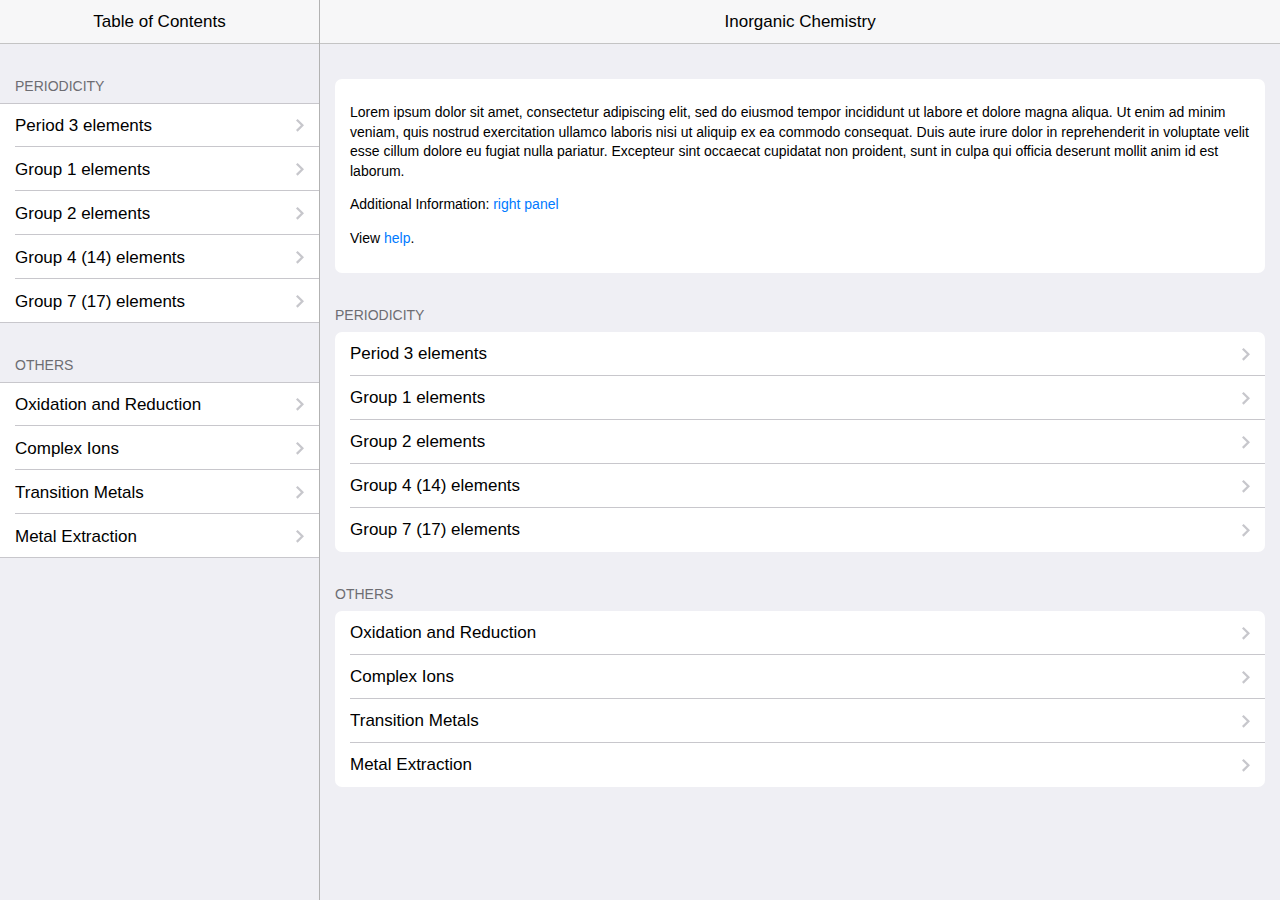
<file: index.html>
<!DOCTYPE html>
<html>

<head>
    <meta charset="utf-8">
    <meta name="viewport" content="width=device-width, initial-scale=1, maximum-scale=1, minimum-scale=1, user-scalable=no, minimal-ui">
    <meta name="apple-mobile-web-app-capable" content="yes">
    <meta name="apple-mobile-web-app-status-bar-style" content="default">
    <link rel="apple-touch-icon" href="apple-touch-icon.png">
    <title>Inorganic Chemistry</title>
    <link rel="stylesheet" href="css/framework7.ios.min.css">
    <link rel="stylesheet" href="css/framework7.ios.colors.min.css">
    <link rel="stylesheet" href="css/split-view.css">
    <script src="chart.js/Chart.min.js"></script>
    <script src="chart.js/Chart.bundle.min.js"></script>
</head>

<body>
    <div class="statusbar-overlay"></div>
    <div class="panel panel-right panel-reveal">
        <div class="content-block">
            <h1>About</h1>
            <p>Placeholder.</p>
            <p>About this App.</p>
            <p>&copy; Timothy Liu 2016</p>
        </div>
    </div>
    <div class="views">
        <div class="panel-overlay"></div>
        <div class="panel panel-left panel-cover">
            <div class="view view-left navbar-through">
                <div class="navbar">
                    <div class="navbar-inner">
                        <div class="left"></div>
                        <div class="center sliding">Table of Contents</div>
                        <div class="right"></div>
                    </div>
                </div>
                <div class="pages">
                    <div data-page="index-left" class="page">
                        <div class="page-content">
                            <div class="content-block-title">Periodicity</div>
                            <div class="list-block">
                                <ul>
                                    <li>
                                        <a href="period3.html" data-view=".view-main" class="item-link close-panel">
                                            <div class="item-content">
                                                <div class="item-inner">
                                                    <div class="item-title">Period 3 elements</div>
                                                </div>
                                            </div>
                                        </a>
                                    </li>
                                    <li>
                                        <a href="left-page-2.html" data-view=".view-main" class="item-link close-panel">
                                            <div class="item-content">
                                                <div class="item-inner">
                                                    <div class="item-title">Group 1 elements</div>
                                                </div>
                                            </div>
                                        </a>
                                    </li>
                                    <li>
                                        <a href="left-page-1.html" data-view=".view-main" class="item-link close-panel">
                                            <div class="item-content">
                                                <div class="item-inner">
                                                    <div class="item-title">Group 2 elements</div>
                                                </div>
                                            </div>
                                        </a>
                                    </li>
                                    <li>
                                        <a href="left-page-1.html" data-view=".view-main" class="item-link close-panel">
                                            <div class="item-content">
                                                <div class="item-inner">
                                                    <div class="item-title">Group 4 (14) elements</div>
                                                </div>
                                            </div>
                                        </a>
                                    </li>
                                    <li>
                                        <a href="left-page-1.html" data-view=".view-main" class="item-link close-panel">
                                            <div class="item-content">
                                                <div class="item-inner">
                                                    <div class="item-title">Group 7 (17) elements</div>
                                                </div>
                                            </div>
                                        </a>
                                    </li>
                                </ul>
                            </div>
                            <div class="content-block-title">Others</div>
                            <div class="list-block">
                                <ul>
                                    <li>
                                        <a href="left-page-1.html" data-view=".view-main" class="item-link close-panel">
                                            <div class="item-content">
                                                <div class="item-inner">
                                                    <div class="item-title">Oxidation and Reduction</div>
                                                </div>
                                            </div>
                                        </a>
                                    </li>
                                    <li>
                                        <a href="left-page-2.html" data-view=".view-main" class="item-link close-panel">
                                            <div class="item-content">
                                                <div class="item-inner">
                                                    <div class="item-title">Complex Ions</div>
                                                </div>
                                            </div>
                                        </a>
                                    </li>
                                    <li>
                                        <a href="left-page-1.html" data-view=".view-main" class="item-link close-panel">
                                            <div class="item-content">
                                                <div class="item-inner">
                                                    <div class="item-title">Transition Metals</div>
                                                </div>
                                            </div>
                                        </a>
                                    </li>
                                    <li>
                                        <a href="left-page-1.html" data-view=".view-main" class="item-link close-panel">
                                            <div class="item-content">
                                                <div class="item-inner">
                                                    <div class="item-title">Metal Extraction</div>
                                                </div>
                                            </div>
                                        </a>
                                    </li>
                                </ul>
                            </div>
                        </div>
                    </div>
                </div>
            </div>
        </div>
        <div class="view view-main navbar-through">
            <div class="navbar">
                <div class="navbar-inner">
                    <div class="center sliding">Inorganic Chemistry</div>
                    <div class="right"><a href="#" data-panel="left" class="link open-panel icon-only"><i class="icon icon-bars"></i></a></div>
                </div>
            </div>
            <div class="pages">
                <div data-page="index-1" class="page">
                    <div class="page-content">
                        <div class="content-block tablet-inset">
                            <div class="content-block-inner">
                                <p>Lorem ipsum dolor sit amet, consectetur adipiscing elit, sed do eiusmod tempor incididunt ut labore et dolore magna aliqua. Ut enim ad minim veniam, quis nostrud exercitation ullamco laboris nisi ut aliquip ex ea commodo consequat. Duis aute irure dolor in reprehenderit in voluptate velit esse cillum dolore eu fugiat nulla pariatur. Excepteur sint occaecat cupidatat non proident, sunt in culpa qui officia deserunt mollit anim id est laborum.</p>
                                <p>Additional Information: <a href="#" data-panel="right" class="open-panel">right panel</a></p>
                                <p>View <a href="help.html">help</a>.</p>
                            </div>
                        </div>
                        <div class="content-block-title">Periodicity</div>
                        <div class="list-block tablet-inset">
                            <ul>
                                <li>
                                    <a href="period3.html" class="item-link">
                                        <div class="item-content">
                                            <div class="item-inner">
                                                <div class="item-title">Period 3 elements</div>
                                            </div>
                                        </div>
                                    </a>
                                </li>
                                <li>
                                    <a href="left-page-2.html" class="item-link">
                                        <div class="item-content">
                                            <div class="item-inner">
                                                <div class="item-title">Group 1 elements</div>
                                            </div>
                                        </div>
                                    </a>
                                </li>
                                <li>
                                    <a href="left-page-1.html" class="item-link">
                                        <div class="item-content">

                                            <div class="item-inner">
                                                <div class="item-title">Group 2 elements</div>
                                            </div>
                                        </div>
                                    </a>
                                </li>
                                <li>
                                    <a href="left-page-1.html" class="item-link">
                                        <div class="item-content">

                                            <div class="item-inner">
                                                <div class="item-title">Group 4 (14) elements</div>
                                            </div>
                                        </div>
                                    </a>
                                </li>
                                <li>
                                    <a href="left-page-1.html" class="item-link">
                                        <div class="item-content">
                                            <div class="item-inner">
                                                <div class="item-title">Group 7 (17) elements</div>
                                            </div>
                                        </div>
                                    </a>
                                </li>
                            </ul>
                        </div>
                        <div class="content-block-title">Others</div>
                        <div class="list-block tablet-inset">
                            <ul>
                                <li>
                                    <a href="left-page-1.html" class="item-link">
                                        <div class="item-content">
                                            <div class="item-inner">
                                                <div class="item-title">Oxidation and Reduction</div>
                                            </div>
                                        </div>
                                    </a>
                                </li>
                                <li>
                                    <a href="left-page-2.html" class="item-link">
                                        <div class="item-content">
                                            <div class="item-inner">
                                                <div class="item-title">Complex Ions</div>
                                            </div>
                                        </div>
                                    </a>
                                </li>
                                <li>
                                    <a href="left-page-1.html" class="item-link">
                                        <div class="item-content">
                                            <div class="item-inner">
                                                <div class="item-title">Transition Metals</div>
                                            </div>
                                        </div>
                                    </a>
                                </li>
                                <li>
                                    <a href="left-page-1.html" class="item-link">
                                        <div class="item-content">
                                            <div class="item-inner">
                                                <div class="item-title">Metal Extraction</div>
                                            </div>
                                        </div>
                                    </a>
                                </li>
                            </ul>
                        </div>
                    </div>
                </div>
            </div>
        </div>
    </div>
    <script type="text/javascript" src="js/framework7.min.js"></script>
    <script type="text/javascript" src="js/my-app.js"></script>
</body>

</html>
</file>
<file: css/split-view.css>
.view-left {
    border-right: 1px solid #b2b2b2;
}

.panel-left .page-content {
    padding: 0;
}

.panel-left .page {
    margin-top: 44px;
    padding-bottom: 44px;
}

.panel-left .navbar {
    position: relative;
    margin-bottom: -44px;
}

body.with-panel-right-reveal .panel-overlay {
    margin-left: 0;
}

@media (max-width: 569px) {
    .graph {
        height: 300px;
        padding-left: 0%;
        padding-right: 0%;
        align-self: center
    }
}

@media (min-width: 569px) {
    .panel.panel-left.panel-cover {
        width: 320px;
        left: -320px;
    }
    body.with-panel-left-cover .panel-left {
        -webkit-transform: translate3d(320px, 0, 0);
        -ms-transform: translate3d(320px, 0, 0);
        transform: translate3d(320px, 0, 0);
    }
    .graph {
        padding-left: 10%;
        padding-right: 10%;
        align-self: center
    }
    canvas {
        height: 300px;
    }
}

@media (min-width: 769px) {
    body .panel.panel-left.panel-cover {
        left: 0;
        width: 320px;
        display: block;
    }
    body.with-panel-left-cover .panel-left {
        -webkit-transform: translate3d(0px, 0, 0);
        -ms-transform: translate3d(0px, 0, 0);
        transform: translate3d(0px, 0, 0);
    }
    .view-main {
        float: right;
        width: -webkit-calc(100% - 320px);
        width: -moz-calc(100% - 320px);
        width: -ms-calc(100% - 320px);
        width: calc(100% - 320px);
    }
    .view-main .navbar .open-panel {
        display: none;
    }
}
</file>
<file: css/framework7.ios.min.css>
/**
 * Framework7 1.4.2
 * Full Featured Mobile HTML Framework For Building iOS & Android Apps
 * 
 * http://www.idangero.us/framework7
 * 
 * Copyright 2016, Vladimir Kharlampidi
 * The iDangero.us
 * http://www.idangero.us/
 * 
 * Licensed under MIT
 * 
 * Released on: February 27, 2016
 */
body,html{position:relative;height:100%;width:100%;overflow-x:hidden}body{font-family:-apple-system,SF UI Text,Helvetica Neue,Helvetica,Arial,sans-serif;margin:0;padding:0;color:#000;font-size:14px;line-height:1.4;width:100%;-webkit-text-size-adjust:100%;background:#fff;overflow:hidden}@media all and (width:1024px) and (height:691px) and (orientation:landscape){body,html{height:671px}}@media all and (width:1024px) and (height:692px) and (orientation:landscape){body,html{height:672px}}*{-webkit-tap-highlight-color:transparent;-webkit-touch-callout:none}a,input,select,textarea{outline:0}a{text-decoration:none;color:#007aff}p{margin:1em 0}.row{display:-webkit-box;display:-ms-flexbox;display:-webkit-flex;display:flex;-webkit-box-pack:justify;-ms-flex-pack:justify;-webkit-justify-content:space-between;justify-content:space-between;-webkit-box-lines:multiple;-moz-box-lines:multiple;-webkit-flex-wrap:wrap;-ms-flex-wrap:wrap;flex-wrap:wrap;-webkit-box-align:start;-ms-flex-align:start;-webkit-align-items:flex-start;align-items:flex-start}.row>[class*=col-]{box-sizing:border-box}.row .col-auto{width:100%}.row .col-100{width:100%;width:-webkit-calc((100% - 15px*0)/ 1);width:calc((100% - 15px*0)/ 1)}.row.no-gutter .col-100{width:100%}.row .col-95{width:95%;width:-webkit-calc((100% - 15px*.05263157894736836)/ 1.0526315789473684);width:calc((100% - 15px*.05263157894736836)/ 1.0526315789473684)}.row.no-gutter .col-95{width:95%}.row .col-90{width:90%;width:-webkit-calc((100% - 15px*.11111111111111116)/ 1.1111111111111112);width:calc((100% - 15px*.11111111111111116)/ 1.1111111111111112)}.row.no-gutter .col-90{width:90%}.row .col-85{width:85%;width:-webkit-calc((100% - 15px*.17647058823529416)/ 1.1764705882352942);width:calc((100% - 15px*.17647058823529416)/ 1.1764705882352942)}.row.no-gutter .col-85{width:85%}.row .col-80{width:80%;width:-webkit-calc((100% - 15px*.25)/ 1.25);width:calc((100% - 15px*.25)/ 1.25)}.row.no-gutter .col-80{width:80%}.row .col-75{width:75%;width:-webkit-calc((100% - 15px*.33333333333333326)/ 1.3333333333333333);width:calc((100% - 15px*.33333333333333326)/ 1.3333333333333333)}.row.no-gutter .col-75{width:75%}.row .col-70{width:70%;width:-webkit-calc((100% - 15px*.4285714285714286)/ 1.4285714285714286);width:calc((100% - 15px*.4285714285714286)/ 1.4285714285714286)}.row.no-gutter .col-70{width:70%}.row .col-66{width:66.66666666666666%;width:-webkit-calc((100% - 15px*.5000000000000002)/ 1.5000000000000002);width:calc((100% - 15px*.5000000000000002)/ 1.5000000000000002)}.row.no-gutter .col-66{width:66.66666666666666%}.row .col-65{width:65%;width:-webkit-calc((100% - 15px*.5384615384615385)/ 1.5384615384615385);width:calc((100% - 15px*.5384615384615385)/ 1.5384615384615385)}.row.no-gutter .col-65{width:65%}.row .col-60{width:60%;width:-webkit-calc((100% - 15px*.6666666666666667)/ 1.6666666666666667);width:calc((100% - 15px*.6666666666666667)/ 1.6666666666666667)}.row.no-gutter .col-60{width:60%}.row .col-55{width:55%;width:-webkit-calc((100% - 15px*.8181818181818181)/ 1.8181818181818181);width:calc((100% - 15px*.8181818181818181)/ 1.8181818181818181)}.row.no-gutter .col-55{width:55%}.row .col-50{width:50%;width:-webkit-calc((100% - 15px*1)/ 2);width:calc((100% - 15px*1)/ 2)}.row.no-gutter .col-50{width:50%}.row .col-45{width:45%;width:-webkit-calc((100% - 15px*1.2222222222222223)/ 2.2222222222222223);width:calc((100% - 15px*1.2222222222222223)/ 2.2222222222222223)}.row.no-gutter .col-45{width:45%}.row .col-40{width:40%;width:-webkit-calc((100% - 15px*1.5)/ 2.5);width:calc((100% - 15px*1.5)/ 2.5)}.row.no-gutter .col-40{width:40%}.row .col-35{width:35%;width:-webkit-calc((100% - 15px*1.8571428571428572)/ 2.857142857142857);width:calc((100% - 15px*1.8571428571428572)/ 2.857142857142857)}.row.no-gutter .col-35{width:35%}.row .col-33{width:33.333333333333336%;width:-webkit-calc((100% - 15px*2)/ 3);width:calc((100% - 15px*2)/ 3)}.row.no-gutter .col-33{width:33.333333333333336%}.row .col-30{width:30%;width:-webkit-calc((100% - 15px*2.3333333333333335)/ 3.3333333333333335);width:calc((100% - 15px*2.3333333333333335)/ 3.3333333333333335)}.row.no-gutter .col-30{width:30%}.row .col-25{width:25%;width:-webkit-calc((100% - 15px*3)/ 4);width:calc((100% - 15px*3)/ 4)}.row.no-gutter .col-25{width:25%}.row .col-20{width:20%;width:-webkit-calc((100% - 15px*4)/ 5);width:calc((100% - 15px*4)/ 5)}.row.no-gutter .col-20{width:20%}.row .col-15{width:15%;width:-webkit-calc((100% - 15px*5.666666666666667)/ 6.666666666666667);width:calc((100% - 15px*5.666666666666667)/ 6.666666666666667)}.row.no-gutter .col-15{width:15%}.row .col-10{width:10%;width:-webkit-calc((100% - 15px*9)/ 10);width:calc((100% - 15px*9)/ 10)}.row.no-gutter .col-10{width:10%}.row .col-5{width:5%;width:-webkit-calc((100% - 15px*19)/ 20);width:calc((100% - 15px*19)/ 20)}.row.no-gutter .col-5{width:5%}.row .col-auto:nth-last-child(1),.row .col-auto:nth-last-child(1)~.col-auto{width:100%;width:-webkit-calc((100% - 15px*0)/ 1);width:calc((100% - 15px*0)/ 1)}.row.no-gutter .col-auto:nth-last-child(1),.row.no-gutter .col-auto:nth-last-child(1)~.col-auto{width:100%}.row .col-auto:nth-last-child(2),.row .col-auto:nth-last-child(2)~.col-auto{width:50%;width:-webkit-calc((100% - 15px*1)/ 2);width:calc((100% - 15px*1)/ 2)}.row.no-gutter .col-auto:nth-last-child(2),.row.no-gutter .col-auto:nth-last-child(2)~.col-auto{width:50%}.row .col-auto:nth-last-child(3),.row .col-auto:nth-last-child(3)~.col-auto{width:33.33333333%;width:-webkit-calc((100% - 15px*2)/ 3);width:calc((100% - 15px*2)/ 3)}.row.no-gutter .col-auto:nth-last-child(3),.row.no-gutter .col-auto:nth-last-child(3)~.col-auto{width:33.33333333%}.row .col-auto:nth-last-child(4),.row .col-auto:nth-last-child(4)~.col-auto{width:25%;width:-webkit-calc((100% - 15px*3)/ 4);width:calc((100% - 15px*3)/ 4)}.row.no-gutter .col-auto:nth-last-child(4),.row.no-gutter .col-auto:nth-last-child(4)~.col-auto{width:25%}.row .col-auto:nth-last-child(5),.row .col-auto:nth-last-child(5)~.col-auto{width:20%;width:-webkit-calc((100% - 15px*4)/ 5);width:calc((100% - 15px*4)/ 5)}.row.no-gutter .col-auto:nth-last-child(5),.row.no-gutter .col-auto:nth-last-child(5)~.col-auto{width:20%}.row .col-auto:nth-last-child(6),.row .col-auto:nth-last-child(6)~.col-auto{width:16.66666667%;width:-webkit-calc((100% - 15px*5)/ 6);width:calc((100% - 15px*5)/ 6)}.row.no-gutter .col-auto:nth-last-child(6),.row.no-gutter .col-auto:nth-last-child(6)~.col-auto{width:16.66666667%}.row .col-auto:nth-last-child(7),.row .col-auto:nth-last-child(7)~.col-auto{width:14.28571429%;width:-webkit-calc((100% - 15px*6)/ 7);width:calc((100% - 15px*6)/ 7)}.row.no-gutter .col-auto:nth-last-child(7),.row.no-gutter .col-auto:nth-last-child(7)~.col-auto{width:14.28571429%}.row .col-auto:nth-last-child(8),.row .col-auto:nth-last-child(8)~.col-auto{width:12.5%;width:-webkit-calc((100% - 15px*7)/ 8);width:calc((100% - 15px*7)/ 8)}.row.no-gutter .col-auto:nth-last-child(8),.row.no-gutter .col-auto:nth-last-child(8)~.col-auto{width:12.5%}.row .col-auto:nth-last-child(9),.row .col-auto:nth-last-child(9)~.col-auto{width:11.11111111%;width:-webkit-calc((100% - 15px*8)/ 9);width:calc((100% - 15px*8)/ 9)}.row.no-gutter .col-auto:nth-last-child(9),.row.no-gutter .col-auto:nth-last-child(9)~.col-auto{width:11.11111111%}.row .col-auto:nth-last-child(10),.row .col-auto:nth-last-child(10)~.col-auto{width:10%;width:-webkit-calc((100% - 15px*9)/ 10);width:calc((100% - 15px*9)/ 10)}.row.no-gutter .col-auto:nth-last-child(10),.row.no-gutter .col-auto:nth-last-child(10)~.col-auto{width:10%}.row .col-auto:nth-last-child(11),.row .col-auto:nth-last-child(11)~.col-auto{width:9.09090909%;width:-webkit-calc((100% - 15px*10)/ 11);width:calc((100% - 15px*10)/ 11)}.row.no-gutter .col-auto:nth-last-child(11),.row.no-gutter .col-auto:nth-last-child(11)~.col-auto{width:9.09090909%}.row .col-auto:nth-last-child(12),.row .col-auto:nth-last-child(12)~.col-auto{width:8.33333333%;width:-webkit-calc((100% - 15px*11)/ 12);width:calc((100% - 15px*11)/ 12)}.row.no-gutter .col-auto:nth-last-child(12),.row.no-gutter .col-auto:nth-last-child(12)~.col-auto{width:8.33333333%}.row .col-auto:nth-last-child(13),.row .col-auto:nth-last-child(13)~.col-auto{width:7.69230769%;width:-webkit-calc((100% - 15px*12)/ 13);width:calc((100% - 15px*12)/ 13)}.row.no-gutter .col-auto:nth-last-child(13),.row.no-gutter .col-auto:nth-last-child(13)~.col-auto{width:7.69230769%}.row .col-auto:nth-last-child(14),.row .col-auto:nth-last-child(14)~.col-auto{width:7.14285714%;width:-webkit-calc((100% - 15px*13)/ 14);width:calc((100% - 15px*13)/ 14)}.row.no-gutter .col-auto:nth-last-child(14),.row.no-gutter .col-auto:nth-last-child(14)~.col-auto{width:7.14285714%}.row .col-auto:nth-last-child(15),.row .col-auto:nth-last-child(15)~.col-auto{width:6.66666667%;width:-webkit-calc((100% - 15px*14)/ 15);width:calc((100% - 15px*14)/ 15)}.row.no-gutter .col-auto:nth-last-child(15),.row.no-gutter .col-auto:nth-last-child(15)~.col-auto{width:6.66666667%}.row .col-auto:nth-last-child(16),.row .col-auto:nth-last-child(16)~.col-auto{width:6.25%;width:-webkit-calc((100% - 15px*15)/ 16);width:calc((100% - 15px*15)/ 16)}.row.no-gutter .col-auto:nth-last-child(16),.row.no-gutter .col-auto:nth-last-child(16)~.col-auto{width:6.25%}.row .col-auto:nth-last-child(17),.row .col-auto:nth-last-child(17)~.col-auto{width:5.88235294%;width:-webkit-calc((100% - 15px*16)/ 17);width:calc((100% - 15px*16)/ 17)}.row.no-gutter .col-auto:nth-last-child(17),.row.no-gutter .col-auto:nth-last-child(17)~.col-auto{width:5.88235294%}.row .col-auto:nth-last-child(18),.row .col-auto:nth-last-child(18)~.col-auto{width:5.55555556%;width:-webkit-calc((100% - 15px*17)/ 18);width:calc((100% - 15px*17)/ 18)}.row.no-gutter .col-auto:nth-last-child(18),.row.no-gutter .col-auto:nth-last-child(18)~.col-auto{width:5.55555556%}.row .col-auto:nth-last-child(19),.row .col-auto:nth-last-child(19)~.col-auto{width:5.26315789%;width:-webkit-calc((100% - 15px*18)/ 19);width:calc((100% - 15px*18)/ 19)}.row.no-gutter .col-auto:nth-last-child(19),.row.no-gutter .col-auto:nth-last-child(19)~.col-auto{width:5.26315789%}.row .col-auto:nth-last-child(20),.row .col-auto:nth-last-child(20)~.col-auto{width:5%;width:-webkit-calc((100% - 15px*19)/ 20);width:calc((100% - 15px*19)/ 20)}.row.no-gutter .col-auto:nth-last-child(20),.row.no-gutter .col-auto:nth-last-child(20)~.col-auto{width:5%}.row .col-auto:nth-last-child(21),.row .col-auto:nth-last-child(21)~.col-auto{width:4.76190476%;width:-webkit-calc((100% - 15px*20)/ 21);width:calc((100% - 15px*20)/ 21)}.row.no-gutter .col-auto:nth-last-child(21),.row.no-gutter .col-auto:nth-last-child(21)~.col-auto{width:4.76190476%}@media all and (min-width:768px){.row .tablet-100{width:100%;width:-webkit-calc((100% - 15px*0)/ 1);width:calc((100% - 15px*0)/ 1)}.row.no-gutter .tablet-100{width:100%}.row .tablet-95{width:95%;width:-webkit-calc((100% - 15px*.05263157894736836)/ 1.0526315789473684);width:calc((100% - 15px*.05263157894736836)/ 1.0526315789473684)}.row.no-gutter .tablet-95{width:95%}.row .tablet-90{width:90%;width:-webkit-calc((100% - 15px*.11111111111111116)/ 1.1111111111111112);width:calc((100% - 15px*.11111111111111116)/ 1.1111111111111112)}.row.no-gutter .tablet-90{width:90%}.row .tablet-85{width:85%;width:-webkit-calc((100% - 15px*.17647058823529416)/ 1.1764705882352942);width:calc((100% - 15px*.17647058823529416)/ 1.1764705882352942)}.row.no-gutter .tablet-85{width:85%}.row .tablet-80{width:80%;width:-webkit-calc((100% - 15px*.25)/ 1.25);width:calc((100% - 15px*.25)/ 1.25)}.row.no-gutter .tablet-80{width:80%}.row .tablet-75{width:75%;width:-webkit-calc((100% - 15px*.33333333333333326)/ 1.3333333333333333);width:calc((100% - 15px*.33333333333333326)/ 1.3333333333333333)}.row.no-gutter .tablet-75{width:75%}.row .tablet-70{width:70%;width:-webkit-calc((100% - 15px*.4285714285714286)/ 1.4285714285714286);width:calc((100% - 15px*.4285714285714286)/ 1.4285714285714286)}.row.no-gutter .tablet-70{width:70%}.row .tablet-66{width:66.66666666666666%;width:-webkit-calc((100% - 15px*.5000000000000002)/ 1.5000000000000002);width:calc((100% - 15px*.5000000000000002)/ 1.5000000000000002)}.row.no-gutter .tablet-66{width:66.66666666666666%}.row .tablet-65{width:65%;width:-webkit-calc((100% - 15px*.5384615384615385)/ 1.5384615384615385);width:calc((100% - 15px*.5384615384615385)/ 1.5384615384615385)}.row.no-gutter .tablet-65{width:65%}.row .tablet-60{width:60%;width:-webkit-calc((100% - 15px*.6666666666666667)/ 1.6666666666666667);width:calc((100% - 15px*.6666666666666667)/ 1.6666666666666667)}.row.no-gutter .tablet-60{width:60%}.row .tablet-55{width:55%;width:-webkit-calc((100% - 15px*.8181818181818181)/ 1.8181818181818181);width:calc((100% - 15px*.8181818181818181)/ 1.8181818181818181)}.row.no-gutter .tablet-55{width:55%}.row .tablet-50{width:50%;width:-webkit-calc((100% - 15px*1)/ 2);width:calc((100% - 15px*1)/ 2)}.row.no-gutter .tablet-50{width:50%}.row .tablet-45{width:45%;width:-webkit-calc((100% - 15px*1.2222222222222223)/ 2.2222222222222223);width:calc((100% - 15px*1.2222222222222223)/ 2.2222222222222223)}.row.no-gutter .tablet-45{width:45%}.row .tablet-40{width:40%;width:-webkit-calc((100% - 15px*1.5)/ 2.5);width:calc((100% - 15px*1.5)/ 2.5)}.row.no-gutter .tablet-40{width:40%}.row .tablet-35{width:35%;width:-webkit-calc((100% - 15px*1.8571428571428572)/ 2.857142857142857);width:calc((100% - 15px*1.8571428571428572)/ 2.857142857142857)}.row.no-gutter .tablet-35{width:35%}.row .tablet-33{width:33.333333333333336%;width:-webkit-calc((100% - 15px*2)/ 3);width:calc((100% - 15px*2)/ 3)}.row.no-gutter .tablet-33{width:33.333333333333336%}.row .tablet-30{width:30%;width:-webkit-calc((100% - 15px*2.3333333333333335)/ 3.3333333333333335);width:calc((100% - 15px*2.3333333333333335)/ 3.3333333333333335)}.row.no-gutter .tablet-30{width:30%}.row .tablet-25{width:25%;width:-webkit-calc((100% - 15px*3)/ 4);width:calc((100% - 15px*3)/ 4)}.row.no-gutter .tablet-25{width:25%}.row .tablet-20{width:20%;width:-webkit-calc((100% - 15px*4)/ 5);width:calc((100% - 15px*4)/ 5)}.row.no-gutter .tablet-20{width:20%}.row .tablet-15{width:15%;width:-webkit-calc((100% - 15px*5.666666666666667)/ 6.666666666666667);width:calc((100% - 15px*5.666666666666667)/ 6.666666666666667)}.row.no-gutter .tablet-15{width:15%}.row .tablet-10{width:10%;width:-webkit-calc((100% - 15px*9)/ 10);width:calc((100% - 15px*9)/ 10)}.row.no-gutter .tablet-10{width:10%}.row .tablet-5{width:5%;width:-webkit-calc((100% - 15px*19)/ 20);width:calc((100% - 15px*19)/ 20)}.row.no-gutter .tablet-5{width:5%}.row .tablet-auto:nth-last-child(1),.row .tablet-auto:nth-last-child(1)~.col-auto{width:100%;width:-webkit-calc((100% - 15px*0)/ 1);width:calc((100% - 15px*0)/ 1)}.row.no-gutter .tablet-auto:nth-last-child(1),.row.no-gutter .tablet-auto:nth-last-child(1)~.tablet-auto{width:100%}.row .tablet-auto:nth-last-child(2),.row .tablet-auto:nth-last-child(2)~.col-auto{width:50%;width:-webkit-calc((100% - 15px*1)/ 2);width:calc((100% - 15px*1)/ 2)}.row.no-gutter .tablet-auto:nth-last-child(2),.row.no-gutter .tablet-auto:nth-last-child(2)~.tablet-auto{width:50%}.row .tablet-auto:nth-last-child(3),.row .tablet-auto:nth-last-child(3)~.col-auto{width:33.33333333%;width:-webkit-calc((100% - 15px*2)/ 3);width:calc((100% - 15px*2)/ 3)}.row.no-gutter .tablet-auto:nth-last-child(3),.row.no-gutter .tablet-auto:nth-last-child(3)~.tablet-auto{width:33.33333333%}.row .tablet-auto:nth-last-child(4),.row .tablet-auto:nth-last-child(4)~.col-auto{width:25%;width:-webkit-calc((100% - 15px*3)/ 4);width:calc((100% - 15px*3)/ 4)}.row.no-gutter .tablet-auto:nth-last-child(4),.row.no-gutter .tablet-auto:nth-last-child(4)~.tablet-auto{width:25%}.row .tablet-auto:nth-last-child(5),.row .tablet-auto:nth-last-child(5)~.col-auto{width:20%;width:-webkit-calc((100% - 15px*4)/ 5);width:calc((100% - 15px*4)/ 5)}.row.no-gutter .tablet-auto:nth-last-child(5),.row.no-gutter .tablet-auto:nth-last-child(5)~.tablet-auto{width:20%}.row .tablet-auto:nth-last-child(6),.row .tablet-auto:nth-last-child(6)~.col-auto{width:16.66666667%;width:-webkit-calc((100% - 15px*5)/ 6);width:calc((100% - 15px*5)/ 6)}.row.no-gutter .tablet-auto:nth-last-child(6),.row.no-gutter .tablet-auto:nth-last-child(6)~.tablet-auto{width:16.66666667%}.row .tablet-auto:nth-last-child(7),.row .tablet-auto:nth-last-child(7)~.col-auto{width:14.28571429%;width:-webkit-calc((100% - 15px*6)/ 7);width:calc((100% - 15px*6)/ 7)}.row.no-gutter .tablet-auto:nth-last-child(7),.row.no-gutter .tablet-auto:nth-last-child(7)~.tablet-auto{width:14.28571429%}.row .tablet-auto:nth-last-child(8),.row .tablet-auto:nth-last-child(8)~.col-auto{width:12.5%;width:-webkit-calc((100% - 15px*7)/ 8);width:calc((100% - 15px*7)/ 8)}.row.no-gutter .tablet-auto:nth-last-child(8),.row.no-gutter .tablet-auto:nth-last-child(8)~.tablet-auto{width:12.5%}.row .tablet-auto:nth-last-child(9),.row .tablet-auto:nth-last-child(9)~.col-auto{width:11.11111111%;width:-webkit-calc((100% - 15px*8)/ 9);width:calc((100% - 15px*8)/ 9)}.row.no-gutter .tablet-auto:nth-last-child(9),.row.no-gutter .tablet-auto:nth-last-child(9)~.tablet-auto{width:11.11111111%}.row .tablet-auto:nth-last-child(10),.row .tablet-auto:nth-last-child(10)~.col-auto{width:10%;width:-webkit-calc((100% - 15px*9)/ 10);width:calc((100% - 15px*9)/ 10)}.row.no-gutter .tablet-auto:nth-last-child(10),.row.no-gutter .tablet-auto:nth-last-child(10)~.tablet-auto{width:10%}.row .tablet-auto:nth-last-child(11),.row .tablet-auto:nth-last-child(11)~.col-auto{width:9.09090909%;width:-webkit-calc((100% - 15px*10)/ 11);width:calc((100% - 15px*10)/ 11)}.row.no-gutter .tablet-auto:nth-last-child(11),.row.no-gutter .tablet-auto:nth-last-child(11)~.tablet-auto{width:9.09090909%}.row .tablet-auto:nth-last-child(12),.row .tablet-auto:nth-last-child(12)~.col-auto{width:8.33333333%;width:-webkit-calc((100% - 15px*11)/ 12);width:calc((100% - 15px*11)/ 12)}.row.no-gutter .tablet-auto:nth-last-child(12),.row.no-gutter .tablet-auto:nth-last-child(12)~.tablet-auto{width:8.33333333%}.row .tablet-auto:nth-last-child(13),.row .tablet-auto:nth-last-child(13)~.col-auto{width:7.69230769%;width:-webkit-calc((100% - 15px*12)/ 13);width:calc((100% - 15px*12)/ 13)}.row.no-gutter .tablet-auto:nth-last-child(13),.row.no-gutter .tablet-auto:nth-last-child(13)~.tablet-auto{width:7.69230769%}.row .tablet-auto:nth-last-child(14),.row .tablet-auto:nth-last-child(14)~.col-auto{width:7.14285714%;width:-webkit-calc((100% - 15px*13)/ 14);width:calc((100% - 15px*13)/ 14)}.row.no-gutter .tablet-auto:nth-last-child(14),.row.no-gutter .tablet-auto:nth-last-child(14)~.tablet-auto{width:7.14285714%}.row .tablet-auto:nth-last-child(15),.row .tablet-auto:nth-last-child(15)~.col-auto{width:6.66666667%;width:-webkit-calc((100% - 15px*14)/ 15);width:calc((100% - 15px*14)/ 15)}.row.no-gutter .tablet-auto:nth-last-child(15),.row.no-gutter .tablet-auto:nth-last-child(15)~.tablet-auto{width:6.66666667%}.row .tablet-auto:nth-last-child(16),.row .tablet-auto:nth-last-child(16)~.col-auto{width:6.25%;width:-webkit-calc((100% - 15px*15)/ 16);width:calc((100% - 15px*15)/ 16)}.row.no-gutter .tablet-auto:nth-last-child(16),.row.no-gutter .tablet-auto:nth-last-child(16)~.tablet-auto{width:6.25%}.row .tablet-auto:nth-last-child(17),.row .tablet-auto:nth-last-child(17)~.col-auto{width:5.88235294%;width:-webkit-calc((100% - 15px*16)/ 17);width:calc((100% - 15px*16)/ 17)}.row.no-gutter .tablet-auto:nth-last-child(17),.row.no-gutter .tablet-auto:nth-last-child(17)~.tablet-auto{width:5.88235294%}.row .tablet-auto:nth-last-child(18),.row .tablet-auto:nth-last-child(18)~.col-auto{width:5.55555556%;width:-webkit-calc((100% - 15px*17)/ 18);width:calc((100% - 15px*17)/ 18)}.row.no-gutter .tablet-auto:nth-last-child(18),.row.no-gutter .tablet-auto:nth-last-child(18)~.tablet-auto{width:5.55555556%}.row .tablet-auto:nth-last-child(19),.row .tablet-auto:nth-last-child(19)~.col-auto{width:5.26315789%;width:-webkit-calc((100% - 15px*18)/ 19);width:calc((100% - 15px*18)/ 19)}.row.no-gutter .tablet-auto:nth-last-child(19),.row.no-gutter .tablet-auto:nth-last-child(19)~.tablet-auto{width:5.26315789%}.row .tablet-auto:nth-last-child(20),.row .tablet-auto:nth-last-child(20)~.col-auto{width:5%;width:-webkit-calc((100% - 15px*19)/ 20);width:calc((100% - 15px*19)/ 20)}.row.no-gutter .tablet-auto:nth-last-child(20),.row.no-gutter .tablet-auto:nth-last-child(20)~.tablet-auto{width:5%}.row .tablet-auto:nth-last-child(21),.row .tablet-auto:nth-last-child(21)~.col-auto{width:4.76190476%;width:-webkit-calc((100% - 15px*20)/ 21);width:calc((100% - 15px*20)/ 21)}.row.no-gutter .tablet-auto:nth-last-child(21),.row.no-gutter .tablet-auto:nth-last-child(21)~.tablet-auto{width:4.76190476%}}.view,.views{position:relative;width:100%;height:100%;z-index:5000}.views{overflow:auto;-webkit-overflow-scrolling:touch}.view{overflow:hidden;box-sizing:border-box}.pages{position:relative;width:100%;height:100%;overflow:hidden;background:#000}.page{box-sizing:border-box;position:absolute;left:0;top:0;width:100%;height:100%;background:#efeff4;-webkit-transform:translate3d(0,0,0);transform:translate3d(0,0,0)}.page.cached{display:none}.page-on-left{opacity:.9;-webkit-transform:translate3d(-20%,0,0);transform:translate3d(-20%,0,0)}.page-on-center .swipeback-page-shadow{opacity:1}.page-on-right{-webkit-transform:translate3d(100%,0,0);transform:translate3d(100%,0,0)}.page-on-right .swipeback-page-shadow{opacity:0}.page-content{overflow:auto;-webkit-overflow-scrolling:touch;box-sizing:border-box;height:100%;position:relative;z-index:1}.swipeback-page-shadow{position:absolute;right:100%;top:0;width:16px;height:100%;background:-webkit-linear-gradient(left,rgba(0,0,0,0) 0,rgba(0,0,0,0) 10%,rgba(0,0,0,.01) 50%,rgba(0,0,0,.2) 100%);background:linear-gradient(to right,rgba(0,0,0,0) 0,rgba(0,0,0,0) 10%,rgba(0,0,0,.01) 50%,rgba(0,0,0,.2) 100%);z-index:-1;content:''}html.android .swipeback-page-shadow{display:none;-webkit-animation:none;animation:none}.page-transitioning,.page-transitioning .swipeback-page-shadow{-webkit-transition-duration:.4s;transition-duration:.4s}.page-from-center-to-right:before,.page-from-right-to-center:before{position:absolute;right:100%;top:0;width:16px;height:100%;background:-webkit-linear-gradient(left,rgba(0,0,0,0) 0,rgba(0,0,0,0) 10%,rgba(0,0,0,.01) 50%,rgba(0,0,0,.2) 100%);background:linear-gradient(to right,rgba(0,0,0,0) 0,rgba(0,0,0,0) 10%,rgba(0,0,0,.01) 50%,rgba(0,0,0,.2) 100%);z-index:-1;content:''}html.android .page-from-center-to-right:before,html.android .page-from-right-to-center:before{display:none;-webkit-animation:none;animation:none}.page-from-right-to-center{-webkit-animation:pageFromRightToCenter .4s forwards;animation:pageFromRightToCenter .4s forwards}.page-from-right-to-center:before{-webkit-animation:pageFromRightToCenterShadow .4s forwards;animation:pageFromRightToCenterShadow .4s forwards}.page-from-center-to-right{-webkit-animation:pageFromCenterToRight .4s forwards;animation:pageFromCenterToRight .4s forwards}.page-from-center-to-right:before{-webkit-animation:pageFromCenterToRightShadow .4s forwards;animation:pageFromCenterToRightShadow .4s forwards}@-webkit-keyframes pageFromRightToCenter{from{-webkit-transform:translate3d(100%,0,0)}to{-webkit-transform:translate3d(0,0,0)}}@keyframes pageFromRightToCenter{from{transform:translate3d(100%,0,0)}to{transform:translate3d(0,0,0)}}@-webkit-keyframes pageFromRightToCenterShadow{from{opacity:0}to{opacity:1}}@keyframes pageFromRightToCenterShadow{from{opacity:0}to{opacity:1}}@-webkit-keyframes pageFromCenterToRight{from{-webkit-transform:translate3d(0,0,0)}to{-webkit-transform:translate3d(100%,0,0)}}@keyframes pageFromCenterToRight{from{transform:translate3d(0,0,0)}to{transform:translate3d(100%,0,0)}}@-webkit-keyframes pageFromCenterToRightShadow{from{opacity:1}to{opacity:0}}@keyframes pageFromCenterToRightShadow{from{opacity:1}to{opacity:0}}.page-from-center-to-left{-webkit-animation:pageFromCenterToLeft .4s forwards;animation:pageFromCenterToLeft .4s forwards}.page-from-left-to-center{-webkit-animation:pageFromLeftToCenter .4s forwards;animation:pageFromLeftToCenter .4s forwards}@-webkit-keyframes pageFromCenterToLeft{from{opacity:1;-webkit-transform:translate3d(0,0,0)}to{opacity:.9;-webkit-transform:translate3d(-20%,0,0)}}@keyframes pageFromCenterToLeft{from{transform:translate3d(0,0,0)}to{opacity:.9;transform:translate3d(-20%,0,0)}}@-webkit-keyframes pageFromLeftToCenter{from{opacity:.9;-webkit-transform:translate3d(-20%,0,0)}to{opacity:1;-webkit-transform:translate3d(0,0,0)}}@keyframes pageFromLeftToCenter{from{transform:translate3d(-20%,0,0)}to{opacity:1;transform:translate3d(0,0,0)}}.navbar-inner,.toolbar-inner{position:absolute;left:0;top:0;width:100%;height:100%;padding:0 8px;box-sizing:border-box;display:-webkit-box;display:-ms-flexbox;display:-webkit-flex;display:flex;-webkit-box-pack:justify;-ms-flex-pack:justify;-webkit-justify-content:space-between;justify-content:space-between;-webkit-box-align:center;-ms-flex-align:center;-webkit-align-items:center;align-items:center}.navbar-inner.cached{display:none}.navbar,.toolbar{height:44px;width:100%;box-sizing:border-box;font-size:17px;position:relative;margin:0;z-index:500;-webkit-backface-visibility:hidden;backface-visibility:hidden}.navbar b,.toolbar b{font-weight:500}html.ios-gt-8 .navbar b,html.ios-gt-8 .toolbar b{font-weight:600}.navbar,.subnavbar,.toolbar{background:#f7f7f8}.navbar a.link,.subnavbar a.link,.toolbar a.link{line-height:44px;height:44px;text-decoration:none;position:relative;display:-webkit-box;display:-ms-flexbox;display:-webkit-flex;display:flex;-webkit-box-pack:start;-ms-flex-pack:start;-webkit-justify-content:flex-start;justify-content:flex-start;-webkit-box-align:center;-ms-flex-align:center;-webkit-align-items:center;align-items:center;-webkit-transition-duration:.3s;transition-duration:.3s;-webkit-transform:translateZ(0);transform:translateZ(0)}.navbar a.link.active-state,.subnavbar a.link.active-state,.toolbar a.link.active-state,html:not(.watch-active-state) .navbar a.link:active,html:not(.watch-active-state) .subnavbar a.link:active,html:not(.watch-active-state) .toolbar a.link:active{opacity:.3;-webkit-transition-duration:0s;transition-duration:0s}.navbar a.link i+i,.navbar a.link i+span,.navbar a.link span+i,.navbar a.link span+span,.subnavbar a.link i+i,.subnavbar a.link i+span,.subnavbar a.link span+i,.subnavbar a.link span+span,.toolbar a.link i+i,.toolbar a.link i+span,.toolbar a.link span+i,.toolbar a.link span+span{margin-left:7px}.navbar a.icon-only,.subnavbar a.icon-only,.toolbar a.icon-only{min-width:44px;display:-webkit-box;display:-ms-flexbox;display:-webkit-flex;display:flex;-webkit-box-pack:center;-ms-flex-pack:center;-webkit-justify-content:center;justify-content:center;-webkit-box-align:center;-ms-flex-align:center;-webkit-align-items:center;align-items:center;margin:0}.navbar i.icon,.subnavbar i.icon,.toolbar i.icon{display:block}.navbar{left:0;top:0}.navbar:after{content:'';position:absolute;left:0;bottom:0;right:auto;top:auto;height:1px;width:100%;background-color:#c4c4c4;display:block;z-index:15;-webkit-transform-origin:50% 100%;transform-origin:50% 100%}html.pixel-ratio-2 .navbar:after{-webkit-transform:scaleY(.5);transform:scaleY(.5)}html.pixel-ratio-3 .navbar:after{-webkit-transform:scaleY(.33);transform:scaleY(.33)}.navbar:after{backface-visibility:hidden}.navbar.no-border:after{display:none}.navbar .center{font-size:17px;font-weight:500;text-align:center;margin:0;position:relative;overflow:hidden;text-overflow:ellipsis;white-space:nowrap;line-height:44px;-webkit-flex-shrink:10;-ms-flex:0 10 auto;flex-shrink:10;display:-webkit-box;display:-ms-flexbox;display:-webkit-flex;display:flex;-webkit-box-align:center;-ms-flex-align:center;-webkit-align-items:center;align-items:center}html.ios-gt-8 .navbar .center{font-weight:600}.navbar .left,.navbar .right{-webkit-flex-shrink:0;-ms-flex:0 0 auto;flex-shrink:0;display:-webkit-box;display:-ms-flexbox;display:-webkit-flex;display:flex;-webkit-box-pack:start;-ms-flex-pack:start;-webkit-justify-content:flex-start;justify-content:flex-start;-webkit-box-align:center;-ms-flex-align:center;-webkit-align-items:center;align-items:center;-webkit-transform:translate3d(0,0,0);transform:translate3d(0,0,0)}.navbar .left a+a,.navbar .right a+a{margin-left:15px}.navbar .left{margin-right:10px}.navbar .right{margin-left:10px}.navbar .right:first-child{position:absolute;right:8px;height:100%}.popup .navbar{-webkit-transform:translate3d(0,0,0);transform:translate3d(0,0,0)}.subnavbar{height:44px;width:100%;position:absolute;left:0;top:100%;margin-top:-1px;z-index:20;box-sizing:border-box;padding:0 8px;display:-webkit-box;display:-ms-flexbox;display:-webkit-flex;display:flex;-webkit-box-pack:justify;-ms-flex-pack:justify;-webkit-justify-content:space-between;justify-content:space-between;-webkit-box-align:center;-ms-flex-align:center;-webkit-align-items:center;align-items:center}.subnavbar:after{content:'';position:absolute;left:0;bottom:0;right:auto;top:auto;height:1px;width:100%;background-color:#c4c4c4;display:block;z-index:15;-webkit-transform-origin:50% 100%;transform-origin:50% 100%}html.pixel-ratio-2 .subnavbar:after{-webkit-transform:scaleY(.5);transform:scaleY(.5)}html.pixel-ratio-3 .subnavbar:after{-webkit-transform:scaleY(.33);transform:scaleY(.33)}.subnavbar.no-border:after{display:none}.navbar.no-border .subnavbar{margin-top:0}.navbar-on-left .subnavbar,.navbar-on-right .subnavbar{pointer-events:none}.navbar .subnavbar,.page .subnavbar{position:absolute}.page>.subnavbar{top:0;margin-top:0}.subnavbar>.buttons-row{width:100%}.subnavbar .searchbar,.subnavbar.searchbar{position:absolute}.subnavbar .searchbar,.subnavbar.searchbar{position:absolute}.subnavbar .searchbar{left:0;top:0}.toolbar{left:0;bottom:0}.toolbar:before{content:'';position:absolute;left:0;top:0;bottom:auto;right:auto;height:1px;width:100%;background-color:#c4c4c4;display:block;z-index:15;-webkit-transform-origin:50% 0;transform-origin:50% 0}html.pixel-ratio-2 .toolbar:before{-webkit-transform:scaleY(.5);transform:scaleY(.5)}html.pixel-ratio-3 .toolbar:before{-webkit-transform:scaleY(.33);transform:scaleY(.33)}.toolbar.no-border:before{display:none}.toolbar a{-webkit-flex-shrink:1;-ms-flex:0 1 auto;flex-shrink:1;position:relative;white-space:nowrap;text-overflow:ellipsis;overflow:hidden}.tabbar{color:#929292;z-index:5001}.tabbar a{color:#929292}.tabbar a.active{color:#007aff}.tabbar a.link{line-height:1.4}.tabbar a.link,.tabbar a.tab-link{height:100%;width:100%;box-sizing:border-box;display:-webkit-box;display:-ms-flexbox;display:-webkit-flex;display:flex;-webkit-box-pack:center;-ms-flex-pack:center;-webkit-justify-content:center;justify-content:center;-webkit-box-align:center;-ms-flex-align:center;-webkit-align-items:center;align-items:center;overflow:visible;-webkit-box-flex:1;-ms-flex:1;-webkit-box-orient:vertical;-moz-box-orient:vertical;-ms-flex-direction:column;-webkit-flex-direction:column;flex-direction:column}.tabbar i.icon{height:30px}.tabbar-labels{height:50px}.tabbar-labels a.link,.tabbar-labels a.tab-link{padding-top:4px;padding-bottom:4px;height:100%;-webkit-box-pack:justify;-ms-flex-pack:justify;-webkit-justify-content:space-between;justify-content:space-between}.tabbar-labels a.link i+span,.tabbar-labels a.tab-link i+span{margin:0}.tabbar-labels span.tabbar-label{line-height:1;display:block;margin:0;letter-spacing:.01em;font-size:10px;position:relative;text-overflow:ellipsis;white-space:nowrap}@media all and (min-width:768px){.tabbar .toolbar-inner{-webkit-box-pack:center;-ms-flex-pack:center;-webkit-justify-content:center;justify-content:center}.tabbar a.link,.tabbar a.tab-link{width:auto;min-width:105px}.tabbar-labels{height:56px}.tabbar-labels span.tabbar-label{font-size:14px}}.navbar-from-right-to-center .center,.navbar-from-right-to-center .fading,.navbar-from-right-to-center .left,.navbar-from-right-to-center .right,.navbar-from-right-to-center .subnavbar{-webkit-animation:navbarElementFadeIn .4s forwards;animation:navbarElementFadeIn .4s forwards}.navbar-from-right-to-center .sliding{opacity:1}.navbar-from-center-to-right .center,.navbar-from-center-to-right .fading,.navbar-from-center-to-right .left,.navbar-from-center-to-right .right,.navbar-from-center-to-right .subnavbar{-webkit-animation:navbarElementFadeOut .4s forwards;animation:navbarElementFadeOut .4s forwards}.navbar-from-center-to-right .sliding{opacity:0}.navbar-from-center-to-right .subnavbar.sliding{opacity:1}@-webkit-keyframes navbarElementFadeIn{from{opacity:0}to{opacity:1}}@keyframes navbarElementFadeIn{from{opacity:0}to{opacity:1}}.navbar-from-center-to-left .center,.navbar-from-center-to-left .fading,.navbar-from-center-to-left .left,.navbar-from-center-to-left .right,.navbar-from-center-to-left .subnavbar{-webkit-animation:navbarElementFadeOut .4s forwards;animation:navbarElementFadeOut .4s forwards}.navbar-from-center-to-left .sliding{opacity:0}.navbar-from-center-to-left .subnavbar.sliding{opacity:1}.navbar-from-left-to-center .center,.navbar-from-left-to-center .fading,.navbar-from-left-to-center .left,.navbar-from-left-to-center .right,.navbar-from-left-to-center .subnavbar{-webkit-animation:navbarElementFadeIn .4s forwards;animation:navbarElementFadeIn .4s forwards}.navbar-from-left-to-center .sliding{opacity:1}.navbar-on-left .center,.navbar-on-left .fading,.navbar-on-left .left,.navbar-on-left .right,.navbar-on-left .subnavbar{opacity:0}.navbar-on-left .sliding{opacity:0}.navbar-on-left .subnavbar.sliding{opacity:1;-webkit-transform:translate3d(-100%,0,0);transform:translate3d(-100%,0,0)}.navbar-on-right .center,.navbar-on-right .fading,.navbar-on-right .left,.navbar-on-right .right,.navbar-on-right .subnavbar{opacity:0}.navbar-on-right .sliding{opacity:0}.navbar-on-right .subnavbar.sliding{-webkit-transform:translate3d(100%,0,0);transform:translate3d(100%,0,0)}@-webkit-keyframes navbarElementFadeOut{from{opacity:1}to{opacity:0}}@keyframes navbarElementFadeOut{from{opacity:1}to{opacity:0}}.navbar-from-center-to-left .left.sliding .back.link .icon,.navbar-from-center-to-right .left.sliding .back.link .icon,.navbar-from-left-to-center .left.sliding .back.link .icon,.navbar-from-right-to-center .left.sliding .back.link .icon{-webkit-transition-duration:.4s;transition-duration:.4s}.navbar-from-center-to-left .sliding,.navbar-from-center-to-right .sliding,.navbar-from-left-to-center .sliding,.navbar-from-right-to-center .sliding{-webkit-transition-duration:.4s;transition-duration:.4s;-webkit-animation:none;animation:none}.page>.navbar,.page>.toolbar,.view>.navbar,.view>.toolbar,.views>.navbar,.views>.toolbar{position:absolute}.subnavbar~.page-content{padding-top:44px}.navbar-fixed .page-content,.navbar-through .page-content{padding-top:44px}.navbar-fixed .page-content.with-subnavbar,.navbar-fixed .subnavbar~.page-content,.navbar-fixed .with-subnavbar .page-content,.navbar-through .page-content.with-subnavbar,.navbar-through .subnavbar~.page-content,.navbar-through .with-subnavbar .page-content{padding-top:88px}.navbar-fixed .page .subnavbar,.navbar-fixed.page .subnavbar,.navbar-through .page .subnavbar,.navbar-through.page .subnavbar{top:44px}.tabbar-fixed .page-content,.tabbar-through .page-content,.toolbar-fixed .page-content,.toolbar-through .page-content{padding-bottom:44px}.tabbar-labels-fixed .page-content,.tabbar-labels-through .page-content{padding-bottom:50px}@media all and (min-width:768px){.tabbar-labels-fixed .page-content,.tabbar-labels-through .page-content{padding-bottom:56px}}.navbar.navbar-hiding{-webkit-transition-duration:.4s;transition-duration:.4s;-webkit-transform:translate3d(0,0,0);transform:translate3d(0,0,0)}.navbar.navbar-hiding~.page .list-group-title,.navbar.navbar-hiding~.page-content .list-group-title,.navbar.navbar-hiding~.pages .list-group-title{-webkit-transition-duration:.4s;transition-duration:.4s}.navbar.navbar-hiding~.page .subnavbar,.navbar.navbar-hiding~.page-content .subnavbar,.navbar.navbar-hiding~.pages .subnavbar{-webkit-transition-duration:.4s;transition-duration:.4s}.navbar.navbar-hidden{-webkit-transition-duration:.4s;transition-duration:.4s;-webkit-transform:translate3d(0,-100%,0);transform:translate3d(0,-100%,0)}.navbar.navbar-hidden~.page .list-group-title,.navbar.navbar-hidden~.page-content .list-group-title,.navbar.navbar-hidden~.pages .list-group-title{-webkit-transition-duration:.4s;transition-duration:.4s;top:-44px}.navbar.navbar-hidden~.page .subnavbar,.navbar.navbar-hidden~.page-content .subnavbar,.navbar.navbar-hidden~.pages .subnavbar{-webkit-transform:translate3d(0,-100%,0);transform:translate3d(0,-100%,0);-webkit-transition-duration:.4s;transition-duration:.4s}.page.no-navbar .page-content{padding-top:0}.page.no-navbar .page-content.with-subnavbar,.page.no-navbar.with-subnavbar .page-content,.with-subnavbar .page.no-navbar .page-content{padding-top:44px}.tabbar.tabbar-hiding,.tabbar.toolbar-hiding,.toolbar.tabbar-hiding,.toolbar.toolbar-hiding{-webkit-transition-duration:.4s;transition-duration:.4s;-webkit-transform:translate3d(0,0,0);transform:translate3d(0,0,0)}.tabbar.tabbar-hidden,.tabbar.toolbar-hidden,.toolbar.tabbar-hidden,.toolbar.toolbar-hidden{-webkit-transition-duration:.4s;transition-duration:.4s;-webkit-transform:translate3d(0,100%,0);transform:translate3d(0,100%,0)}.page.no-tabbar .page-content,.page.no-toolbar .page-content{padding-bottom:0}.searchbar{height:44px;width:100%;background:#c9c9ce;box-sizing:border-box;padding:0 8px;overflow:hidden;position:relative;display:-webkit-box;display:-ms-flexbox;display:-webkit-flex;display:flex;-webkit-box-align:center;-ms-flex-align:center;-webkit-align-items:center;align-items:center}.searchbar:after{content:'';position:absolute;left:0;bottom:0;right:auto;top:auto;height:1px;width:100%;background-color:#b4b4b4;display:block;z-index:15;-webkit-transform-origin:50% 100%;transform-origin:50% 100%}html.pixel-ratio-2 .searchbar:after{-webkit-transform:scaleY(.5);transform:scaleY(.5)}html.pixel-ratio-3 .searchbar:after{-webkit-transform:scaleY(.33);transform:scaleY(.33)}.searchbar .searchbar-input{width:100%;height:28px;position:relative;-webkit-flex-shrink:1;-ms-flex:0 1 auto;flex-shrink:1}.searchbar input[type=search]{box-sizing:border-box;width:100%;height:100%;display:block;border:none;-webkit-appearance:none;-moz-appearance:none;-ms-appearance:none;appearance:none;border-radius:5px;font-family:inherit;color:#000;font-size:14px;font-weight:400;padding:0 28px;background-color:#fff;background-repeat:no-repeat;background-position:8px center;background-image:url("data:image/svg+xml;charset=utf-8,%3Csvg%20xmlns%3D'http%3A%2F%2Fwww.w3.org%2F2000%2Fsvg'%20viewBox%3D'0%200%2013%2013'%20enable-background%3D'new%200%200%2013%2013'%3E%3Cg%3E%3Cpath%20fill%3D'%23939398'%20d%3D'M5%2C1c2.2%2C0%2C4%2C1.8%2C4%2C4S7.2%2C9%2C5%2C9S1%2C7.2%2C1%2C5S2.8%2C1%2C5%2C1%20M5%2C0C2.2%2C0%2C0%2C2.2%2C0%2C5s2.2%2C5%2C5%2C5s5-2.2%2C5-5S7.8%2C0%2C5%2C0%20L5%2C0z'%2F%3E%3C%2Fg%3E%3Cline%20stroke%3D'%23939398'%20stroke-miterlimit%3D'10'%20x1%3D'12.6'%20y1%3D'12.6'%20x2%3D'8.2'%20y2%3D'8.2'%2F%3E%3C%2Fsvg%3E");-webkit-background-size:13px 13px;background-size:13px 13px}.searchbar input[type=search]::-webkit-input-placeholder{color:#939398;opacity:1}.searchbar input[type=search]::-webkit-search-cancel-button{-webkit-appearance:none}.searchbar .searchbar-clear{position:absolute;width:28px;height:28px;right:0;top:0;opacity:0;pointer-events:none;background-position:center;background-repeat:no-repeat;background-image:url("data:image/svg+xml;charset=utf-8,%3Csvg%20xmlns%3D'http%3A%2F%2Fwww.w3.org%2F2000%2Fsvg'%20viewBox%3D'0%200%2028%2028'%3E%3Ccircle%20cx%3D'14'%20cy%3D'14'%20r%3D'14'%20fill%3D'%238e8e93'%2F%3E%3Cline%20stroke%3D'%23ffffff'%20stroke-width%3D'2'%20stroke-miterlimit%3D'10'%20x1%3D'8'%20y1%3D'8'%20x2%3D'20'%20y2%3D'20'%2F%3E%3Cline%20fill%3D'none'%20stroke%3D'%23ffffff'%20stroke-width%3D'2'%20stroke-miterlimit%3D'10'%20x1%3D'20'%20y1%3D'8'%20x2%3D'8'%20y2%3D'20'%2F%3E%3C%2Fsvg%3E");-webkit-background-size:14px 14px;background-size:14px 14px;-webkit-transition-duration:.3s;transition-duration:.3s;cursor:pointer}.searchbar .searchbar-cancel{-webkit-transition-duration:.3s;transition-duration:.3s;-webkit-transform:translate3d(0,0,0);transform:translate3d(0,0,0);font-size:17px;cursor:pointer;opacity:0;-webkit-flex-shrink:0;-ms-flex:0 0 auto;flex-shrink:0;margin-left:0;pointer-events:none;display:none}.searchbar.searchbar-active .searchbar-cancel{margin-left:8px;opacity:1;pointer-events:auto}.searchbar.searchbar-active .searchbar-cancel.active-state,html:not(.watch-active-state) .searchbar.searchbar-active .searchbar-cancel:active{opacity:.3;-webkit-transition-duration:0s;transition-duration:0s}.searchbar.searchbar-not-empty .searchbar-clear{pointer-events:auto;opacity:1}.searchbar-overlay{position:absolute;left:0;top:0;width:100%;height:100%;z-index:100;opacity:0;pointer-events:none;background:rgba(0,0,0,.4);-webkit-transition-duration:.3s;transition-duration:.3s;-webkit-transform:translate3d(0,0,0);transform:translate3d(0,0,0)}.searchbar-overlay.searchbar-overlay-active{opacity:1;pointer-events:auto}.searchbar-not-found{display:none}.hidden-by-searchbar,.list-block .hidden-by-searchbar,.list-block li.hidden-by-searchbar{display:none}.page>.searchbar{position:absolute;width:100%;left:0;top:0;z-index:200}.page>.searchbar~.page-content{padding-top:44px}.navbar-fixed .page>.searchbar,.navbar-fixed>.searchbar,.navbar-through .page>.searchbar,.navbar-through>.searchbar{top:44px}.navbar-fixed .page>.searchbar~.page-content,.navbar-fixed>.searchbar~.page-content,.navbar-through .page>.searchbar~.page-content,.navbar-through>.searchbar~.page-content{padding-top:88px}.messagebar{-webkit-transform:translate3d(0,0,0);transform:translate3d(0,0,0);-webkit-transition-duration:0s;transition-duration:0s}.messagebar textarea{-webkit-appearance:none;-moz-appearance:none;-ms-appearance:none;appearance:none;-webkit-box-sizing:border-box;-moz-box-sizing:border-box;box-sizing:border-box;border:1px solid #c8c8cd;background:#fff;border-radius:5px;box-shadow:none;display:block;padding:3px 8px 3px;margin:0;width:100%;height:28px;color:#000;font-size:17px;line-height:20px;font-family:inherit;resize:none;-webkit-flex-shrink:1;-ms-flex:0 1 auto;flex-shrink:1}.messagebar .link{-ms-flex-item-align:flex-end;-webkit-align-self:flex-end;align-self:flex-end}.messagebar .link.icon-only:first-child{margin-left:-6px}.messagebar .link:not(.icon-only)+textarea{margin-left:8px}.messagebar textarea+.link{margin-left:8px}.messagebar .link{-webkit-flex-shrink:0;-ms-flex:0 0 auto;flex-shrink:0}.messagebar~.page-content{padding-bottom:44px}.page.no-toolbar .messagebar~.page-content{padding-bottom:44px}.hidden-toolbar .messagebar{-webkit-transform:translate3d(0,0,0);transform:translate3d(0,0,0);-webkit-transition-duration:0s;transition-duration:0s}i.icon{display:inline-block;vertical-align:middle;background-size:100% auto;background-position:center;background-repeat:no-repeat;font-style:normal;position:relative}i.icon.icon-back{width:12px;height:20px;background-image:url("data:image/svg+xml;charset=utf-8,%3Csvg%20xmlns%3D'http%3A%2F%2Fwww.w3.org%2F2000%2Fsvg'%20viewBox%3D'0%200%2012%2020'%3E%3Cpath%20d%3D'M10%2C0l2%2C2l-8%2C8l8%2C8l-2%2C2L0%2C10L10%2C0z'%20fill%3D'%23007aff'%2F%3E%3C%2Fsvg%3E")}i.icon.icon-forward{width:12px;height:20px;background-image:url("data:image/svg+xml;charset=utf-8,%3Csvg%20xmlns%3D'http%3A%2F%2Fwww.w3.org%2F2000%2Fsvg'%20viewBox%3D'0%200%2012%2020'%3E%3Cpath%20d%3D'M2%2C20l-2-2l8-8L0%2C2l2-2l10%2C10L2%2C20z'%20fill%3D'%23007aff'%2F%3E%3C%2Fsvg%3E")}i.icon.icon-bars{width:21px;height:14px;background-image:url("data:image/svg+xml;charset=utf-8,%3Csvg%20xmlns%3D'http%3A%2F%2Fwww.w3.org%2F2000%2Fsvg'%20viewBox%3D'0%200%2021%2014'%3E%3Cpath%20fill%3D'%23007aff'%20d%3D'M0%2C0h2v2H0V0z%20M4%2C0h17v1H4V0z%20M0%2C6h2v2H0V6z%20M4%2C6h17v1H4V6z%20M0%2C12h2v2H0V12z%20M4%2C12h17v1H4V12z'%2F%3E%3C%2Fsvg%3E")}@media (-webkit-min-device-pixel-ratio:2),(min-resolution:2ddpx){i.icon.icon-bars{background-image:url("data:image/svg+xml;charset=utf-8,%3Csvg%20xmlns%3D'http%3A%2F%2Fwww.w3.org%2F2000%2Fsvg'%20viewBox%3D'0%200%2042%2026'%3E%3Cpath%20fill%3D'%23007aff'%20d%3D'M0%2C0h4v4H0V0z%20M8%2C1h34v2H8V1z%20M0%2C11h4v4H0V11z%20M8%2C12h34v2H8V12z%20M0%2C22h4v4H0V22z%20M8%2C23h34v2H8V23z'%2F%3E%3C%2Fsvg%3E");height:13px}}i.icon.icon-camera{width:25px;height:20px;background-image:url("data:image/svg+xml;charset=utf-8,%3Csvg%20xmlns%3D'http%3A%2F%2Fwww.w3.org%2F2000%2Fsvg'%20x%3D'0px'%20y%3D'0px'%20viewBox%3D'0%200%2025%2020'%3E%3Cpath%20fill%3D'%238C8D92'%20d%3D'M13.3%2C5.5c-2.7%2C0-5%2C2.2-5%2C5s2.2%2C5%2C5%2C5c2.7%2C0%2C5-2.2%2C5-5S16%2C5.5%2C13.3%2C5.5z'%2F%3E%3Cpath%20fill%3D'%238C8D92'%20d%3D'M22.8%2C1.8h-3.3c-0.2-1.3-1-1.8-2-1.8H8.1c-1%2C0-1.8%2C0.4-2%2C1.8H2.8C1.4%2C1.8%2C0%2C2.8%2C0%2C4.2v12.6%20c0%2C1.4%2C1.4%2C2.5%2C2.8%2C2.5h20c1.4%2C0%2C2.2-1.1%2C2.2-2.5V4.2C25%2C2.8%2C24.2%2C1.8%2C22.8%2C1.8z%20M3.5%2C6.4C2.6%2C6.4%2C2%2C5.8%2C2%2C5c0-0.8%2C0.7-1.5%2C1.5-1.5%20S5%2C4.1%2C5%2C5C5%2C5.8%2C4.3%2C6.4%2C3.5%2C6.4z%20M13.3%2C16.8c-3.5%2C0-6.3-2.7-6.3-6.2c0-3.3%2C2.5-6.2%2C5.7-6.2h1.2c3.2%2C0%2C5.7%2C2.9%2C5.7%2C6.2%20C19.6%2C14.1%2C16.7%2C16.8%2C13.3%2C16.8z'%2F%3E%3C%2Fsvg%3E")}i.icon.icon-f7{width:29px;height:29px;background-image:url(../img/i-f7-ios.png);border-radius:6px}i.icon.icon-form-name{width:29px;height:29px;background-image:url(../img/i-form-name-ios.svg)}i.icon.icon-form-password{width:29px;height:29px;background-image:url(../img/i-form-password-ios.svg)}i.icon.icon-form-email{width:29px;height:29px;background-image:url(../img/i-form-email-ios.svg)}i.icon.icon-form-calendar{width:29px;height:29px;background-image:url(../img/i-form-calendar-ios.svg)}i.icon.icon-form-tel{width:29px;height:29px;background-image:url(../img/i-form-tel-ios.svg)}i.icon.icon-form-gender{width:29px;height:29px;background-image:url(../img/i-form-gender-ios.svg)}i.icon.icon-form-toggle{width:29px;height:29px;background-image:url(../img/i-form-toggle-ios.svg)}i.icon.icon-form-comment{width:29px;height:29px;background-image:url(../img/i-form-comment-ios.svg)}i.icon.icon-form-settings{width:29px;height:29px;background-image:url(../img/i-form-settings-ios.svg)}i.icon.icon-form-url{width:29px;height:29px;background-image:url(../img/i-form-url-ios.svg)}i.icon.icon-next,i.icon.icon-prev{width:15px;height:15px}i.icon.icon-next{background-image:url("data:image/svg+xml;charset=utf-8,%3Csvg%20xmlns%3D'http%3A%2F%2Fwww.w3.org%2F2000%2Fsvg'%20viewBox%3D'0%200%2015%2015'%3E%3Cg%3E%3Cpath%20fill%3D'%23007aff'%20d%3D'M1%2C1.6l11.8%2C5.8L1%2C13.4V1.6%20M0%2C0v15l15-7.6L0%2C0L0%2C0z'%2F%3E%3C%2Fg%3E%3C%2Fsvg%3E")}i.icon.icon-prev{background-image:url("data:image/svg+xml;charset=utf-8,%3Csvg%20xmlns%3D'http%3A%2F%2Fwww.w3.org%2F2000%2Fsvg'%20viewBox%3D'0%200%2015%2015'%3E%3Cg%3E%3Cpath%20fill%3D'%23007aff'%20d%3D'M14%2C1.6v11.8L2.2%2C7.6L14%2C1.6%20M15%2C0L0%2C7.6L15%2C15V0L15%2C0z'%2F%3E%3C%2Fg%3E%3C%2Fsvg%3E")}i.icon.icon-plus{width:25px;height:25px;font-size:31px;line-height:20px;text-align:center;font-weight:100}.badge{font-size:13px;display:inline-block;color:#fff;background:#8e8e93;border-radius:20px;padding:0 6px;height:20px;line-height:20px;box-sizing:border-box;text-align:center}.item-after .badge{min-width:20px}.icon .badge{position:absolute;left:100%;margin-left:-10px;top:-2px;font-size:10px;line-height:16px;height:16px;border-radius:16px;padding:0 4px;min-width:16px}.content-block{margin:35px 0;padding:0 15px;color:#6d6d72;box-sizing:border-box}.content-block-title{position:relative;overflow:hidden;margin:0;white-space:nowrap;text-overflow:ellipsis;font-size:14px;text-transform:uppercase;line-height:1;color:#6d6d72;margin:35px 15px 10px}.content-block-title+.card,.content-block-title+.content-block,.content-block-title+.list-block{margin-top:10px}.content-block-inner{background:#fff;padding:10px 15px;margin-left:-15px;width:100%;position:relative;color:#000}.content-block-inner:before{content:'';position:absolute;left:0;top:0;bottom:auto;right:auto;height:1px;width:100%;background-color:#c8c7cc;display:block;z-index:15;-webkit-transform-origin:50% 0;transform-origin:50% 0}html.pixel-ratio-2 .content-block-inner:before{-webkit-transform:scaleY(.5);transform:scaleY(.5)}html.pixel-ratio-3 .content-block-inner:before{-webkit-transform:scaleY(.33);transform:scaleY(.33)}.content-block-inner:after{content:'';position:absolute;left:0;bottom:0;right:auto;top:auto;height:1px;width:100%;background-color:#c8c7cc;display:block;z-index:15;-webkit-transform-origin:50% 100%;transform-origin:50% 100%}html.pixel-ratio-2 .content-block-inner:after{-webkit-transform:scaleY(.5);transform:scaleY(.5)}html.pixel-ratio-3 .content-block-inner:after{-webkit-transform:scaleY(.33);transform:scaleY(.33)}.content-block.inset{margin-left:15px;margin-right:15px;border-radius:7px}.content-block.inset .content-block-inner{border-radius:7px}.content-block.inset .content-block-inner:before{display:none}.content-block.inset .content-block-inner:after{display:none}@media all and (min-width:768px){.content-block.tablet-inset{margin-left:15px;margin-right:15px;border-radius:7px}.content-block.tablet-inset .content-block-inner{border-radius:7px}.content-block.tablet-inset .content-block-inner:before{display:none}.content-block.tablet-inset .content-block-inner:after{display:none}}.list-block{margin:35px 0;font-size:17px}.list-block ul{background:#fff;list-style:none;padding:0;margin:0;position:relative}.list-block ul:before{content:'';position:absolute;left:0;top:0;bottom:auto;right:auto;height:1px;width:100%;background-color:#c8c7cc;display:block;z-index:15;-webkit-transform-origin:50% 0;transform-origin:50% 0}html.pixel-ratio-2 .list-block ul:before{-webkit-transform:scaleY(.5);transform:scaleY(.5)}html.pixel-ratio-3 .list-block ul:before{-webkit-transform:scaleY(.33);transform:scaleY(.33)}.list-block ul:after{content:'';position:absolute;left:0;bottom:0;right:auto;top:auto;height:1px;width:100%;background-color:#c8c7cc;display:block;z-index:15;-webkit-transform-origin:50% 100%;transform-origin:50% 100%}html.pixel-ratio-2 .list-block ul:after{-webkit-transform:scaleY(.5);transform:scaleY(.5)}html.pixel-ratio-3 .list-block ul:after{-webkit-transform:scaleY(.33);transform:scaleY(.33)}.list-block ul ul{padding-left:45px}.list-block ul ul:before{display:none}.list-block ul ul:after{display:none}.list-block .align-top,.list-block .align-top .item-content,.list-block .align-top .item-inner{-webkit-box-align:start;-ms-flex-align:start;-webkit-align-items:flex-start;align-items:flex-start}.list-block.inset{margin-left:15px;margin-right:15px;border-radius:7px}.list-block.inset .content-block-title{margin-left:0;margin-right:0}.list-block.inset ul{border-radius:7px}.list-block.inset ul:before{display:none}.list-block.inset ul:after{display:none}.list-block.inset li:first-child>a{border-radius:7px 7px 0 0}.list-block.inset li:last-child>a{border-radius:0 0 7px 7px}.list-block.inset li:first-child:last-child>a{border-radius:7px}@media all and (min-width:768px){.list-block.tablet-inset{margin-left:15px;margin-right:15px;border-radius:7px}.list-block.tablet-inset .content-block-title{margin-left:0;margin-right:0}.list-block.tablet-inset ul{border-radius:7px}.list-block.tablet-inset ul:before{display:none}.list-block.tablet-inset ul:after{display:none}.list-block.tablet-inset li:first-child>a{border-radius:7px 7px 0 0}.list-block.tablet-inset li:last-child>a{border-radius:0 0 7px 7px}.list-block.tablet-inset li:first-child:last-child>a{border-radius:7px}.list-block.tablet-inset .content-block-title{margin-left:0;margin-right:0}.list-block.tablet-inset ul{border-radius:7px}.list-block.tablet-inset ul:before{display:none}.list-block.tablet-inset ul:after{display:none}.list-block.tablet-inset li:first-child>a{border-radius:7px 7px 0 0}.list-block.tablet-inset li:last-child>a{border-radius:0 0 7px 7px}.list-block.tablet-inset li:first-child:last-child>a{border-radius:7px}}.list-block li{box-sizing:border-box;position:relative}.list-block .item-media{display:-webkit-box;display:-ms-flexbox;display:-webkit-flex;display:flex;-webkit-flex-shrink:0;-ms-flex:0 0 auto;flex-shrink:0;-webkit-box-lines:single;-moz-box-lines:single;-webkit-flex-wrap:nowrap;-ms-flex-wrap:none;-ms-flex-wrap:nowrap;flex-wrap:nowrap;box-sizing:border-box;-webkit-box-align:center;-ms-flex-align:center;-webkit-align-items:center;align-items:center;padding-top:7px;padding-bottom:8px}.list-block .item-media i+i{margin-left:5px}.list-block .item-media i+img{margin-left:5px}.list-block .item-media+.item-inner{margin-left:15px}.list-block .item-inner{padding-right:15px;position:relative;width:100%;padding-top:8px;padding-bottom:7px;min-height:44px;box-sizing:border-box;display:-webkit-box;display:-ms-flexbox;display:-webkit-flex;display:flex;-webkit-box-flex:1;-ms-flex:1;overflow:hidden;-webkit-box-pack:justify;-ms-flex-pack:justify;-webkit-justify-content:space-between;justify-content:space-between;-webkit-box-align:center;-ms-flex-align:center;-webkit-align-items:center;align-items:center;-ms-flex-item-align:stretch;-webkit-align-self:stretch;align-self:stretch}.list-block .item-inner:after{content:'';position:absolute;left:0;bottom:0;right:auto;top:auto;height:1px;width:100%;background-color:#c8c7cc;display:block;z-index:15;-webkit-transform-origin:50% 100%;transform-origin:50% 100%}html.pixel-ratio-2 .list-block .item-inner:after{-webkit-transform:scaleY(.5);transform:scaleY(.5)}html.pixel-ratio-3 .list-block .item-inner:after{-webkit-transform:scaleY(.33);transform:scaleY(.33)}.list-block .item-title{-webkit-flex-shrink:1;-ms-flex:0 1 auto;flex-shrink:1;min-width:0;white-space:nowrap;position:relative;overflow:hidden;text-overflow:ellipsis;max-width:100%}.list-block .item-after{white-space:nowrap;color:#8e8e93;-webkit-flex-shrink:0;-ms-flex:0 0 auto;flex-shrink:0;margin-left:5px;display:-webkit-box;display:-ms-flexbox;display:-webkit-flex;display:flex;max-height:28px}.list-block .autocomplete-opener .item-after,.list-block .smart-select .item-after{max-width:70%;overflow:hidden;text-overflow:ellipsis;position:relative;display:block}.list-block .item-link{-webkit-transition-duration:.3s;transition-duration:.3s;display:block;color:inherit}.list-block .item-link .item-inner{padding-right:35px;background-image:url("data:image/svg+xml;charset=utf-8,%3Csvg%20viewBox%3D'0%200%2060%20120'%20xmlns%3D'http%3A%2F%2Fwww.w3.org%2F2000%2Fsvg'%3E%3Cpath%20d%3D'm60%2061.5-38.25%2038.25-9.75-9.75%2029.25-28.5-29.25-28.5%209.75-9.75z'%20fill%3D'%23c7c7cc'%2F%3E%3C%2Fsvg%3E");background-size:10px 20px;background-repeat:no-repeat;background-position:95% center;background-position:-webkit-calc(100% - 15px) center;background-position:calc(100% - 15px) center}.list-block .item-link.active-state,html:not(.watch-active-state) .list-block .item-link:active{-webkit-transition-duration:0s;transition-duration:0s;background-color:#d9d9d9}.list-block .item-link.active-state .item-inner:after,html:not(.watch-active-state) .list-block .item-link:active .item-inner:after{background-color:transparent}.list-block .item-link.list-button{padding:0 15px;text-align:center;color:#007aff;display:block;line-height:43px}.list-block .item-link.list-button:after{content:'';position:absolute;left:0;bottom:0;right:auto;top:auto;height:1px;width:100%;background-color:#c8c7cc;display:block;z-index:15;-webkit-transform-origin:50% 100%;transform-origin:50% 100%}html.pixel-ratio-2 .list-block .item-link.list-button:after{-webkit-transform:scaleY(.5);transform:scaleY(.5)}html.pixel-ratio-3 .list-block .item-link.list-button:after{-webkit-transform:scaleY(.33);transform:scaleY(.33)}.list-block .item-content{box-sizing:border-box;padding-left:15px;min-height:44px;display:-webkit-box;display:-ms-flexbox;display:-webkit-flex;display:flex;-webkit-box-pack:justify;-ms-flex-pack:justify;-webkit-justify-content:space-between;justify-content:space-between;-webkit-box-align:center;-ms-flex-align:center;-webkit-align-items:center;align-items:center}.list-block .list-block-label{margin:10px 0 35px;padding:0 15px;font-size:14px;color:#8f8f94}.list-block .swipeout{overflow:hidden;-webkit-transform-style:preserve-3d;transform-style:preserve-3d}.list-block .swipeout.deleting{-webkit-transition-duration:.3s;transition-duration:.3s}.list-block .swipeout.deleting .swipeout-content{-webkit-transform:translateX(-100%);transform:translateX(-100%)}.list-block .swipeout.transitioning .swipeout-actions-left a,.list-block .swipeout.transitioning .swipeout-actions-right a,.list-block .swipeout.transitioning .swipeout-content,.list-block .swipeout.transitioning .swipeout-overswipe{-webkit-transition:.3s;transition:.3s}.list-block .swipeout-content{position:relative;z-index:10}.list-block .swipeout-overswipe{-webkit-transition:.2s left;transition:.2s left}.list-block .swipeout-actions-left,.list-block .swipeout-actions-right{position:absolute;top:0;height:100%;display:-webkit-box;display:-ms-flexbox;display:-webkit-flex;display:flex}.list-block .swipeout-actions-left a,.list-block .swipeout-actions-right a{padding:0 30px;color:#fff;background:#c7c7cc;display:-webkit-box;display:-ms-flexbox;display:-webkit-flex;display:flex;-webkit-box-align:center;-ms-flex-align:center;-webkit-align-items:center;align-items:center;position:relative;left:0}.list-block .swipeout-actions-left a:after,.list-block .swipeout-actions-right a:after{content:'';position:absolute;top:0;width:600%;height:100%;background:inherit;z-index:-1}.list-block .swipeout-actions-left a.swipeout-delete,.list-block .swipeout-actions-right a.swipeout-delete{background:#ff3b30}.list-block .swipeout-actions-right{right:0;-webkit-transform:translateX(100%);transform:translateX(100%)}.list-block .swipeout-actions-right a:after{left:100%;margin-left:-1px}.list-block .swipeout-actions-left{left:0;-webkit-transform:translateX(-100%);transform:translateX(-100%)}.list-block .swipeout-actions-left a:after{right:100%;margin-right:-1px}.list-block .item-subtitle{font-size:15px;position:relative;overflow:hidden;white-space:nowrap;max-width:100%;text-overflow:ellipsis}.list-block .item-text{font-size:15px;color:#8e8e93;line-height:21px;position:relative;overflow:hidden;height:42px;text-overflow:ellipsis;-webkit-line-clamp:2;-webkit-box-orient:vertical;display:-webkit-box}.list-block li.media-item .item-title,.list-block.media-list .item-title{font-weight:500}html.ios-gt-8 .list-block li.media-item .item-title,html.ios-gt-8 .list-block.media-list .item-title{font-weight:600}.list-block li.media-item .item-inner,.list-block.media-list .item-inner{display:block;padding-top:10px;padding-bottom:9px;-ms-flex-item-align:stretch;-webkit-align-self:stretch;align-self:stretch}.list-block li.media-item .item-link .item-inner,.list-block.media-list .item-link .item-inner{background:0 0;padding-right:15px}.list-block li.media-item .item-link .item-title-row,.list-block.media-list .item-link .item-title-row{padding-right:20px;background:no-repeat right center;background-image:url("data:image/svg+xml;charset=utf-8,%3Csvg%20viewBox%3D'0%200%2060%20120'%20xmlns%3D'http%3A%2F%2Fwww.w3.org%2F2000%2Fsvg'%3E%3Cpath%20d%3D'm60%2061.5-38.25%2038.25-9.75-9.75%2029.25-28.5-29.25-28.5%209.75-9.75z'%20fill%3D'%23c7c7cc'%2F%3E%3C%2Fsvg%3E");background-size:10px 20px}.list-block li.media-item .item-media,.list-block.media-list .item-media{padding-top:9px;padding-bottom:10px}.list-block li.media-item .item-media img,.list-block.media-list .item-media img{display:block}.list-block li.media-item .item-title-row,.list-block.media-list .item-title-row{display:-webkit-box;display:-ms-flexbox;display:-webkit-flex;display:flex;-webkit-box-pack:justify;-ms-flex-pack:justify;-webkit-justify-content:space-between;justify-content:space-between}.list-block li.media-item .item-content>.item-after,.list-block.media-list .item-content>.item-after{margin-right:15px;margin-left:15px}.list-block .list-group ul:after,.list-block .list-group ul:before{z-index:25}.list-block .list-group+.list-group ul:before{display:none}.list-block .item-divider,.list-block .list-group-title{background:#F7F7F7;margin-top:-1px;padding:4px 15px;white-space:nowrap;position:relative;max-width:100%;text-overflow:ellipsis;overflow:hidden;color:#8e8e93;z-index:15}.list-block .item-divider:before,.list-block .list-group-title:before{content:'';position:absolute;left:0;top:0;bottom:auto;right:auto;height:1px;width:100%;background-color:#c8c7cc;display:block;z-index:15;-webkit-transform-origin:50% 0;transform-origin:50% 0}html.pixel-ratio-2 .list-block .item-divider:before,html.pixel-ratio-2 .list-block .list-group-title:before{-webkit-transform:scaleY(.5);transform:scaleY(.5)}html.pixel-ratio-3 .list-block .item-divider:before,html.pixel-ratio-3 .list-block .list-group-title:before{-webkit-transform:scaleY(.33);transform:scaleY(.33)}.list-block .list-group-title{position:relative;position:-webkit-sticky;position:-moz-sticky;position:sticky;top:0;z-index:20;margin-top:0}.list-block .list-group-title:before{display:none}.list-block .sortable-handler{position:absolute;right:0;top:0;bottom:1px;z-index:10;background-repeat:no-repeat;background-size:18px 12px;background-position:center;width:35px;background-image:url("data:image/svg+xml;charset=utf-8,%3Csvg%20xmlns%3D'http%3A%2F%2Fwww.w3.org%2F2000%2Fsvg'%20viewBox%3D'0%200%2018%2012'%20fill%3D'%23c7c7cc'%3E%3Cpath%20d%3D'M0%2C2V0h22v2H0z'%2F%3E%3Cpath%20d%3D'M0%2C7V5h22v2H0z'%2F%3E%3Cpath%20d%3D'M0%2C12v-2h22v2H0z'%2F%3E%3C%2Fsvg%3E");opacity:0;visibility:hidden;cursor:pointer;-webkit-transition-duration:.3s;transition-duration:.3s}.list-block.sortable .item-inner{-webkit-transition-duration:.3s;transition-duration:.3s}.list-block.sortable-opened .sortable-handler{visibility:visible;opacity:1}.list-block.sortable-opened .item-inner,.list-block.sortable-opened .item-link .item-inner{padding-right:35px}.list-block.sortable-opened .item-link .item-inner,.list-block.sortable-opened .item-link .item-title-row{background-image:none}.list-block.sortable-sorting li{-webkit-transition-duration:.3s;transition-duration:.3s}.list-block li.sorting{z-index:50;background:rgba(255,255,255,.8);box-shadow:0 2px 8px rgba(0,0,0,.6);-webkit-transition-duration:0s;transition-duration:0s}.list-block li.sorting .item-inner:after{display:none}.list-block li:last-child .list-button:after{display:none}.list-block li:last-child .item-inner:after,.list-block li:last-child li:last-child .item-inner:after{display:none}.list-block li li:last-child .item-inner:after,.list-block li:last-child li .item-inner:after{content:'';position:absolute;left:0;bottom:0;right:auto;top:auto;height:1px;width:100%;background-color:#c8c7cc;display:block;z-index:15;-webkit-transform-origin:50% 100%;transform-origin:50% 100%}html.pixel-ratio-2 .list-block li li:last-child .item-inner:after,html.pixel-ratio-2 .list-block li:last-child li .item-inner:after{-webkit-transform:scaleY(.5);transform:scaleY(.5)}html.pixel-ratio-3 .list-block li li:last-child .item-inner:after,html.pixel-ratio-3 .list-block li:last-child li .item-inner:after{-webkit-transform:scaleY(.33);transform:scaleY(.33)}.contacts-content{background:#fff}.contacts-block{margin:0}.contacts-block .list-group-title{padding:0 15px;background:#f7f7f7;color:#000;font-weight:500;line-height:22px;height:22px}html.ios-gt-8 .contacts-block .list-group-title{font-weight:600}.contacts-block .list-group:first-child ul:before{display:none}.contacts-block .list-group:last-child ul:after{display:none}.list-block input[type=time],.list-block input[type=number],.list-block input[type=search],.list-block input[type=text],.list-block input[type=password],.list-block input[type=email],.list-block input[type=tel],.list-block input[type=url],.list-block input[type=date],.list-block input[type=datetime-local],.list-block select,.list-block textarea{-webkit-appearance:none;-moz-appearance:none;-ms-appearance:none;appearance:none;box-sizing:border-box;border:none;background:0 0;border-radius:0;box-shadow:none;display:block;padding:0;margin:0;width:100%;height:43px;color:#000;font-size:17px;font-family:inherit}.list-block .item-title.label{vertical-align:top}.list-block .item-title.label+.item-input{margin-left:5px}.list-block input[type=date],.list-block input[type=datetime-local]{line-height:44px}.list-block select{-webkit-appearance:none;-moz-appearance:none;-ms-appearance:none;appearance:none}.list-block textarea{height:100px;resize:none;line-height:1.4;padding-top:8px;padding-bottom:7px}.list-block textarea.resizable{height:43px}.list-block .item-input{width:100%;margin-top:-8px;margin-bottom:-7px;-webkit-box-flex:1;-ms-flex:1;-webkit-flex-shrink:1;-ms-flex:0 1 auto;flex-shrink:1}.list-block .item-title.label{width:35%;-webkit-flex-shrink:0;-ms-flex:0 0 auto;flex-shrink:0}.label-switch{display:inline-block;vertical-align:middle;width:52px;border-radius:16px;box-sizing:border-box;height:32px;position:relative;cursor:pointer;-ms-flex-item-align:center;-webkit-align-self:center;align-self:center}.label-switch .checkbox{width:52px;border-radius:16px;box-sizing:border-box;height:32px;background:#e5e5e5;z-index:0;margin:0;padding:0;-webkit-appearance:none;-moz-appearance:none;-ms-appearance:none;appearance:none;border:none;cursor:pointer;position:relative;-webkit-transition-duration:.3s;transition-duration:.3s}.label-switch .checkbox:before{content:' ';position:absolute;left:2px;top:2px;width:48px;border-radius:16px;box-sizing:border-box;height:28px;background:#fff;z-index:1;-webkit-transition-duration:.3s;transition-duration:.3s;-webkit-transform:scale(1);transform:scale(1)}.label-switch .checkbox:after{content:' ';height:28px;width:28px;border-radius:28px;background:#fff;position:absolute;z-index:2;top:2px;left:2px;box-shadow:0 2px 5px rgba(0,0,0,.4);-webkit-transform:translateX(0);transform:translateX(0);-webkit-transition-duration:.3s;transition-duration:.3s}.label-switch input[type=checkbox]{display:none}.label-switch input[type=checkbox]:checked+.checkbox{background:#4cd964}.label-switch input[type=checkbox]:checked+.checkbox:before{-webkit-transform:scale(0);transform:scale(0)}.label-switch input[type=checkbox]:checked+.checkbox:after{-webkit-transform:translateX(20px);transform:translateX(20px)}html.android .label-switch input[type=checkbox]+.checkbox{-webkit-transition-duration:0;transition-duration:0}html.android .label-switch input[type=checkbox]+.checkbox:after,html.android .label-switch input[type=checkbox]+.checkbox:before{-webkit-transition-duration:0;transition-duration:0}.button{border:1px solid #007aff;color:#007aff;text-decoration:none;text-align:center;display:block;border-radius:5px;line-height:27px;box-sizing:border-box;-webkit-appearance:none;-moz-appearance:none;-ms-appearance:none;appearance:none;background:0 0;padding:0 10px;margin:0;height:29px;white-space:nowrap;position:relative;overflow:hidden;text-overflow:ellipsis;font-size:14px;font-family:inherit;cursor:pointer;outline:0}input[type=submit].button,input[type=button].button{width:100%}.button.active-state,html:not(.watch-active-state) .button:active{background:rgba(0,122,255,.15)}.button.button-round{border-radius:27px}.button.active{background:#007aff;color:#fff}.button.button-big{font-size:17px;height:44px;line-height:42px}.button.button-fill{color:#fff;background:#007aff;border:none}.button.button-fill.active-state,html:not(.watch-active-state) .button.button-fill:active{opacity:.8}.button i.icon:first-child{margin-right:10px}.button i.icon:last-child{margin-left:10px}.button i.icon:first-child:last-child{margin-left:0;margin-right:0}.buttons-row{-ms-flex-item-align:center;-webkit-align-self:center;align-self:center;display:-webkit-box;display:-ms-flexbox;display:-webkit-flex;display:flex;-webkit-box-lines:single;-moz-box-lines:single;-webkit-flex-wrap:nowrap;-ms-flex-wrap:none;-ms-flex-wrap:nowrap;flex-wrap:nowrap}.buttons-row .button{border-radius:0;border-left-width:0;width:100%;-webkit-box-flex:1;-ms-flex:1}.buttons-row .button:first-child{border-radius:5px 0 0 5px;border-left-width:1px;border-left-style:solid}.buttons-row .button:last-child{border-radius:0 5px 5px 0}.buttons-row .button:first-child:last-child{border-radius:5px}.buttons-row .button.button-round:first-child{border-radius:27px 0 0 27px}.buttons-row .button.button-round:last-child{border-radius:0 27px 27px 0}.range-slider{width:100%;position:relative;overflow:hidden;padding-left:3px;padding-right:3px;margin-left:-1px;-ms-flex-item-align:center;-webkit-align-self:center;align-self:center}.range-slider input[type=range]{position:relative;height:28px;width:100%;margin:4px 0 5px 0;-webkit-appearance:none;-moz-appearance:none;-ms-appearance:none;appearance:none;background:-webkit-gradient(linear,50% 0,50% 100%,color-stop(0,#b7b8b7),color-stop(100%,#b7b8b7));background:linear-gradient(to right,#b7b8b7 0,#b7b8b7 100%);background-position:center;background-size:100% 2px;background-repeat:no-repeat;outline:0;border:none;box-sizing:content-box;-ms-background-position-y:500px}.range-slider input[type=range]:active,.range-slider input[type=range]:focus{border:0;outline:0}.range-slider input[type=range]:after{height:2px;background:#fff;content:' ';width:5px;top:50%;margin-top:-1px;left:-5px;z-index:1;position:absolute}.range-slider input[type=range]::-webkit-slider-thumb{-webkit-appearance:none;-moz-appearance:none;-ms-appearance:none;appearance:none;border:none;height:28px;width:28px;position:relative;background:0 0}.range-slider input[type=range]::-webkit-slider-thumb:after{height:28px;width:28px;border-radius:28px;background:#fff;z-index:10;box-shadow:0 2px 4px rgba(0,0,0,.4);border:0;outline:0;position:absolute;box-sizing:border-box;content:' ';left:0;top:0}.range-slider input[type=range]::-webkit-slider-thumb:before{position:absolute;top:50%;right:100%;width:2000px;height:2px;margin-top:-1px;z-index:1;background:#007aff;content:' '}.range-slider input[type=range]::-moz-range-track{width:100%;height:2px;background:#b7b8b7;border:none;outline:0}.range-slider input[type=range]::-moz-range-thumb{height:28px;width:28px;border-radius:28px;background:#fff;z-index:10;box-shadow:0 2px 4px rgba(0,0,0,.4);border:0;outline:0;position:absolute;box-sizing:border-box;content:' '}.range-slider input[type=range]::-ms-track{width:100%;height:2px;cursor:pointer;background:0 0;border-color:transparent;color:transparent}.range-slider input[type=range]::-ms-thumb{height:28px;width:28px;border-radius:28px;background:#fff;z-index:10;box-shadow:0 2px 4px rgba(0,0,0,.4);border:0;outline:0;position:absolute;content:' ';box-shadow:none;border:1px solid rgba(0,0,0,.2);box-sizing:border-box;margin-top:0;top:50%}.range-slider input[type=range]::-ms-fill-lower{background:#007aff}.range-slider input[type=range]::-ms-fill-upper{background:#b7b8b7}label.label-checkbox{cursor:pointer}label.label-checkbox i.icon-form-checkbox{width:22px;height:22px;position:relative;border-radius:22px;border:1px solid #c7c7cc;box-sizing:border-box}label.label-checkbox i.icon-form-checkbox:after{content:' ';position:absolute;left:50%;margin-left:-6px;top:50%;margin-top:-4px;width:12px;height:9px}label.label-checkbox input[type=checkbox],label.label-checkbox input[type=radio]{display:none}label.label-checkbox input[type=checkbox]:checked+.item-media i.icon-form-checkbox,label.label-checkbox input[type=radio]:checked+.item-media i.icon-form-checkbox{border:none;background-color:#007aff}label.label-checkbox input[type=checkbox]:checked+.item-media i.icon-form-checkbox:after,label.label-checkbox input[type=radio]:checked+.item-media i.icon-form-checkbox:after{background:no-repeat center;background-image:url("data:image/svg+xml;charset=utf-8,%3Csvg%20xmlns%3D'http%3A%2F%2Fwww.w3.org%2F2000%2Fsvg'%20x%3D'0px'%20y%3D'0px'%20viewBox%3D'0%200%2012%209'%20xml%3Aspace%3D'preserve'%3E%3Cpolygon%20fill%3D'%23ffffff'%20points%3D'12%2C0.7%2011.3%2C0%203.9%2C7.4%200.7%2C4.2%200%2C4.9%203.9%2C8.8%203.9%2C8.8%203.9%2C8.8%20'%2F%3E%3C%2Fsvg%3E");-webkit-background-size:12px 9px;background-size:12px 9px}label.label-radio{cursor:pointer}label.label-radio input[type=checkbox],label.label-radio input[type=radio]{display:none}label.label-radio input[type=checkbox]~.item-inner,label.label-radio input[type=radio]~.item-inner{padding-right:35px}label.label-radio input[type=checkbox]:checked~.item-inner,label.label-radio input[type=radio]:checked~.item-inner{background:no-repeat center;background-image:url("data:image/svg+xml;charset=utf-8,%3Csvg%20xmlns%3D'http%3A%2F%2Fwww.w3.org%2F2000%2Fsvg'%20viewBox%3D'0%200%2013%2010'%3E%3Cpolygon%20fill%3D'%23007aff'%20points%3D'11.6%2C0%204.4%2C7.2%201.4%2C4.2%200%2C5.6%204.4%2C10%204.4%2C10%204.4%2C10%2013%2C1.4%20'%2F%3E%3C%2Fsvg%3E");background-position:90% center;background-position:-webkit-calc(100% - 15px) center;background-position:calc(100% - 15px) center;-webkit-background-size:13px 10px;background-size:13px 10px}label.label-checkbox,label.label-radio{-webkit-transition-duration:.3s;transition-duration:.3s}html:not(.watch-active-state) label.label-checkbox:active,html:not(.watch-active-state) label.label-radio:active,label.label-checkbox.active-state,label.label-radio.active-state{-webkit-transition-duration:0s;transition-duration:0s;background-color:#d9d9d9}html:not(.watch-active-state) label.label-checkbox:active .item-inner:after,html:not(.watch-active-state) label.label-radio:active .item-inner:after,label.label-checkbox.active-state .item-inner:after,label.label-radio.active-state .item-inner:after{background-color:transparent}.smart-select select{display:none}.list-block .accordion-item-toggle{cursor:pointer;-webkit-transition-duration:.3s;transition-duration:.3s}.list-block .accordion-item-toggle .item-inner{padding-right:35px;background:no-repeat -webkit-calc(100% - 15px) center;background:no-repeat calc(100% - 15px) center;background-image:url("data:image/svg+xml;charset=utf-8,%3Csvg%20viewBox%3D'0%200%2060%20120'%20xmlns%3D'http%3A%2F%2Fwww.w3.org%2F2000%2Fsvg'%3E%3Cpath%20d%3D'm60%2061.5-38.25%2038.25-9.75-9.75%2029.25-28.5-29.25-28.5%209.75-9.75z'%20fill%3D'%23c7c7cc'%2F%3E%3C%2Fsvg%3E");background-size:10px 20px}.list-block .accordion-item-toggle.active-state,html:not(.watch-active-state) .list-block .accordion-item-toggle:active{-webkit-transition-duration:0s;transition-duration:0s;background-color:#d9d9d9}.list-block .accordion-item-toggle.active-state>.item-inner:after,html:not(.watch-active-state) .list-block .accordion-item-toggle:active>.item-inner:after{background-color:transparent}.list-block .accordion-item-toggle .item-inner,.list-block .accordion-item>.item-link .item-inner{-webkit-transition-duration:.3s;transition-duration:.3s;-webkit-transition-property:background-color;transition-property:background-color}.list-block .accordion-item-toggle .item-inner:after,.list-block .accordion-item>.item-link .item-inner:after{-webkit-transition-duration:.3s;transition-duration:.3s}.list-block .accordion-item-expanded.media-item .accordion-item-toggle .item-title-row,.list-block .accordion-item-expanded.media-item>.item-link .item-title-row,.list-block.media-list .accordion-item-expanded .accordion-item-toggle .item-title-row,.list-block.media-list .accordion-item-expanded>.item-link .item-title-row,.list-block:not(.media-list) .accordion-item-expanded:not(.media-item) .accordion-item-toggle .item-inner,.list-block:not(.media-list) .accordion-item-expanded:not(.media-item)>.item-link .item-inner{background-image:url("data:image/svg+xml;charset=utf-8,%3Csvg%20viewBox%3D'0%200%2060%20120'%20xmlns%3D'http%3A%2F%2Fwww.w3.org%2F2000%2Fsvg'%3E%3Cpath%20d%3D'm60%2061.5-38.25%2038.25-9.75-9.75%2029.25-28.5-29.25-28.5%209.75-9.75z'%20transform%3D'translate(115%2C%2030)%20rotate(90)'%20fill%3D'%23c7c7cc'%2F%3E%3C%2Fsvg%3E");background-size:20px 20px}.list-block .accordion-item-expanded .accordion-item-toggle .item-inner:after,.list-block .accordion-item-expanded>.item-link .item-inner:after{background-color:transparent}.list-block .accordion-item .content-block,.list-block .accordion-item .list-block{margin-top:0;margin-bottom:0}.list-block .accordion-item ul{padding-left:0}.accordion-item-content{position:relative;overflow:hidden;height:0;font-size:14px;-webkit-transition-duration:.3s;transition-duration:.3s;-webkit-transform:translate3d(0,0,0);transform:translate3d(0,0,0)}.accordion-item-expanded>.accordion-item-content{height:auto}html.android-4 .accordion-item-content{-webkit-transform:none;transform:none}.card .list-block ul,.cards-list ul{background:0 0}.card .list-block>ul:before,.cards-list>ul:before{display:none}.card .list-block>ul:after,.cards-list>ul:after{display:none}.card{background:#fff;box-shadow:0 1px 2px rgba(0,0,0,.3);margin:10px;position:relative;border-radius:2px;font-size:14px}.card .content-block,.card .list-block{margin:0}.row:not(.no-gutter) .col>.card{margin-left:0;margin-right:0}.card-content{position:relative}.card-content-inner{padding:15px;position:relative}.card-content-inner>p:first-child{margin-top:0}.card-content-inner>p:last-child{margin-bottom:0}.card-content-inner>.content-block,.card-content-inner>.list-block{margin:-15px}.card-footer,.card-header{min-height:44px;position:relative;padding:10px 15px;box-sizing:border-box;display:-webkit-box;display:-ms-flexbox;display:-webkit-flex;display:flex;-webkit-box-pack:justify;-ms-flex-pack:justify;-webkit-justify-content:space-between;justify-content:space-between;-webkit-box-align:center;-ms-flex-align:center;-webkit-align-items:center;align-items:center}.card-footer[valign=top],.card-header[valign=top]{-webkit-box-align:start;-ms-flex-align:start;-webkit-align-items:flex-start;align-items:flex-start}.card-footer[valign=bottom],.card-header[valign=bottom]{-webkit-box-align:end;-ms-flex-align:end;-webkit-align-items:flex-end;align-items:flex-end}.card-footer a.link,.card-header a.link{line-height:44px;height:44px;text-decoration:none;position:relative;margin-top:-10px;margin-bottom:-10px;display:-webkit-box;display:-ms-flexbox;display:-webkit-flex;display:flex;-webkit-box-pack:start;-ms-flex-pack:start;-webkit-justify-content:flex-start;justify-content:flex-start;-webkit-box-align:center;-ms-flex-align:center;-webkit-align-items:center;align-items:center;-webkit-transition-duration:.3s;transition-duration:.3s}.card-footer a.link.active-state,.card-header a.link.active-state,html:not(.watch-active-state) .card-footer a.link:active,html:not(.watch-active-state) .card-header a.link:active{opacity:.3;-webkit-transition-duration:0s;transition-duration:0s}.card-footer a.link i+i,.card-footer a.link i+span,.card-footer a.link span+i,.card-footer a.link span+span,.card-header a.link i+i,.card-header a.link i+span,.card-header a.link span+i,.card-header a.link span+span{margin-left:7px}.card-footer a.link i.icon,.card-header a.link i.icon{display:block}.card-footer a.icon-only,.card-header a.icon-only{min-width:44px;display:-webkit-box;display:-ms-flexbox;display:-webkit-flex;display:flex;-webkit-box-pack:center;-ms-flex-pack:center;-webkit-justify-content:center;justify-content:center;-webkit-box-align:center;-ms-flex-align:center;-webkit-align-items:center;align-items:center;margin:0}.card-header{border-radius:2px 2px 0 0;font-size:17px}.card-header:after{content:'';position:absolute;left:0;bottom:0;right:auto;top:auto;height:1px;width:100%;background-color:#e1e1e1;display:block;z-index:15;-webkit-transform-origin:50% 100%;transform-origin:50% 100%}html.pixel-ratio-2 .card-header:after{-webkit-transform:scaleY(.5);transform:scaleY(.5)}html.pixel-ratio-3 .card-header:after{-webkit-transform:scaleY(.33);transform:scaleY(.33)}.card-header.no-border:after{display:none}.card-footer{border-radius:0 0 2px 2px;color:#6d6d72}.card-footer:before{content:'';position:absolute;left:0;top:0;bottom:auto;right:auto;height:1px;width:100%;background-color:#e1e1e1;display:block;z-index:15;-webkit-transform-origin:50% 0;transform-origin:50% 0}html.pixel-ratio-2 .card-footer:before{-webkit-transform:scaleY(.5);transform:scaleY(.5)}html.pixel-ratio-3 .card-footer:before{-webkit-transform:scaleY(.33);transform:scaleY(.33)}.card-footer.no-border:before{display:none}.modal-overlay,.popup-overlay,.preloader-indicator-overlay{position:absolute;left:0;top:0;width:100%;height:100%;background:rgba(0,0,0,.4);z-index:13000;visibility:hidden;opacity:0;-webkit-transition-duration:.4s;transition-duration:.4s}.modal-overlay.modal-overlay-visible,.popup-overlay.modal-overlay-visible,.preloader-indicator-overlay.modal-overlay-visible{visibility:visible;opacity:1}.popup-overlay{z-index:10500}.modal{width:270px;position:absolute;z-index:13500;left:50%;margin-left:-135px;margin-top:0;top:50%;text-align:center;border-radius:13px;overflow:hidden;opacity:0;-webkit-transform:translate3d(0,0,0) scale(1.185);transform:translate3d(0,0,0) scale(1.185);-webkit-transition-property:-webkit-transform,opacity;-moz-transition-property:-moz-transform,opacity;-ms-transition-property:-ms-transform,opacity;-o-transition-property:-o-transform,opacity;transition-property:transform,opacity;color:#000;display:none}.modal.modal-in{opacity:1;-webkit-transition-duration:.4s;transition-duration:.4s;-webkit-transform:translate3d(0,0,0) scale(1);transform:translate3d(0,0,0) scale(1)}.modal.modal-out{opacity:0;z-index:13499;-webkit-transition-duration:.4s;transition-duration:.4s;-webkit-transform:translate3d(0,0,0) scale(1);transform:translate3d(0,0,0) scale(1)}.modal-inner{padding:15px;border-radius:13px 13px 0 0;position:relative;background:rgba(255,255,255,.95)}.modal-inner:after{content:'';position:absolute;left:0;bottom:0;right:auto;top:auto;height:1px;width:100%;background-color:rgba(0,0,0,.2);display:block;z-index:15;-webkit-transform-origin:50% 100%;transform-origin:50% 100%}html.pixel-ratio-2 .modal-inner:after{-webkit-transform:scaleY(.5);transform:scaleY(.5)}html.pixel-ratio-3 .modal-inner:after{-webkit-transform:scaleY(.33);transform:scaleY(.33)}.modal-title{font-weight:500;font-size:18px;text-align:center}html.ios-gt-8 .modal-title{font-weight:600}.modal-title+.modal-text{margin-top:5px}.modal-buttons{height:44px;position:relative;display:-webkit-box;display:-ms-flexbox;display:-webkit-flex;display:flex;-webkit-box-pack:center;-ms-flex-pack:center;-webkit-justify-content:center;justify-content:center}.modal-buttons.modal-buttons-vertical{display:block;height:auto}.modal-button{width:100%;padding:0 5px;height:44px;font-size:17px;line-height:44px;text-align:center;color:#007aff;display:block;position:relative;white-space:nowrap;text-overflow:ellipsis;overflow:hidden;cursor:pointer;box-sizing:border-box;-webkit-box-flex:1;-ms-flex:1;background:rgba(255,255,255,.95)}.modal-button:after{content:'';position:absolute;right:0;top:0;left:auto;bottom:auto;width:1px;height:100%;background-color:rgba(0,0,0,.2);display:block;z-index:15;-webkit-transform-origin:100% 50%;transform-origin:100% 50%}html.pixel-ratio-2 .modal-button:after{-webkit-transform:scaleX(.5);transform:scaleX(.5)}html.pixel-ratio-3 .modal-button:after{-webkit-transform:scaleX(.33);transform:scaleX(.33)}.modal-button:first-child{border-radius:0 0 0 13px}.modal-button:last-child{border-radius:0 0 13px 0}.modal-button:last-child:after{display:none}.modal-button:first-child:last-child{border-radius:0 0 13px 13px}.modal-button.modal-button-bold{font-weight:500}html.ios-gt-8 .modal-button.modal-button-bold{font-weight:600}.modal-button.active-state,html:not(.watch-active-state) .modal-button:active{background:rgba(230,230,230,.95)}.modal-buttons-vertical .modal-button{border-radius:0}.modal-buttons-vertical .modal-button:after{display:none}.modal-buttons-vertical .modal-button:before{display:none}.modal-buttons-vertical .modal-button:after{content:'';position:absolute;left:0;bottom:0;right:auto;top:auto;height:1px;width:100%;background-color:rgba(0,0,0,.2);display:block;z-index:15;-webkit-transform-origin:50% 100%;transform-origin:50% 100%}html.pixel-ratio-2 .modal-buttons-vertical .modal-button:after{-webkit-transform:scaleY(.5);transform:scaleY(.5)}html.pixel-ratio-3 .modal-buttons-vertical .modal-button:after{-webkit-transform:scaleY(.33);transform:scaleY(.33)}.modal-buttons-vertical .modal-button:last-child{border-radius:0 0 13px 13px}.modal-buttons-vertical .modal-button:last-child:after{display:none}.modal-no-buttons .modal-inner{border-radius:13px}.modal-no-buttons .modal-inner:after{display:none}.modal-no-buttons .modal-buttons{display:none}.actions-modal{position:absolute;left:0;bottom:0;z-index:13500;width:100%;-webkit-transform:translate3d(0,100%,0);transform:translate3d(0,100%,0)}@media (min-width:496px){.actions-modal{width:480px;left:50%;margin-left:-240px}}.actions-modal.modal-in{-webkit-transition-duration:.3s;transition-duration:.3s;-webkit-transform:translate3d(0,0,0);transform:translate3d(0,0,0)}.actions-modal.modal-out{z-index:13499;-webkit-transition-duration:.3s;transition-duration:.3s;-webkit-transform:translate3d(0,100%,0);transform:translate3d(0,100%,0)}.actions-modal-group{margin:8px;position:relative;border-radius:13px;overflow:hidden;-webkit-transform:translate3d(0,0,0);transform:translate3d(0,0,0)}.actions-modal-button,.actions-modal-label{width:100%;text-align:center;font-weight:400;margin:0;background:rgba(255,255,255,.95);box-sizing:border-box;display:block;position:relative;overflow:hidden}.actions-modal-button:after,.actions-modal-label:after{content:'';position:absolute;left:0;bottom:0;right:auto;top:auto;height:1px;width:100%;background-color:rgba(0,0,0,.2);display:block;z-index:15;-webkit-transform-origin:50% 100%;transform-origin:50% 100%}html.pixel-ratio-2 .actions-modal-button:after,html.pixel-ratio-2 .actions-modal-label:after{-webkit-transform:scaleY(.5);transform:scaleY(.5)}html.pixel-ratio-3 .actions-modal-button:after,html.pixel-ratio-3 .actions-modal-label:after{-webkit-transform:scaleY(.33);transform:scaleY(.33)}.actions-modal-button a,.actions-modal-label a{text-decoration:none;color:inherit;display:block}.actions-modal-button b,.actions-modal-label b{font-weight:500}html.ios-gt-8 .actions-modal-button b,html.ios-gt-8 .actions-modal-label b{font-weight:600}.actions-modal-button.actions-modal-button-bold,.actions-modal-label.actions-modal-button-bold{font-weight:500}html.ios-gt-8 .actions-modal-button.actions-modal-button-bold,html.ios-gt-8 .actions-modal-label.actions-modal-button-bold{font-weight:600}.actions-modal-button.actions-modal-button-red,.actions-modal-label.actions-modal-button-red{color:#ff3b30}.actions-modal-button:first-child,.actions-modal-label:first-child{border-radius:13px 13px 0 0}.actions-modal-button:last-child,.actions-modal-label:last-child{border-radius:0 0 13px 13px}.actions-modal-button:last-child:after,.actions-modal-label:last-child:after{display:none}.actions-modal-button:first-child:last-child,.actions-modal-label:first-child:last-child{border-radius:13px}.actions-modal-button.disabled,.actions-modal-label.disabled{opacity:.9;color:#8e8e93}.actions-modal-button{cursor:pointer;height:57px;line-height:57px;font-size:20px;color:#007aff;white-space:normal;text-overflow:ellipsis}.actions-modal-button.active-state,html:not(.watch-active-state) .actions-modal-button:active{background:rgba(230,230,230,.9)}.actions-modal-label{font-size:13px;line-height:1.3;min-height:57px;padding:8px 10px;color:#8a8a8a;display:-webkit-box;display:-ms-flexbox;display:-webkit-flex;display:flex;-webkit-box-pack:center;-ms-flex-pack:center;-webkit-justify-content:center;justify-content:center;-webkit-box-align:center;-ms-flex-align:center;-webkit-align-items:center;align-items:center}@media (orientation:landscape){.actions-modal-label{min-height:44px}.actions-modal-button{height:44px;line-height:44px}}input.modal-text-input{box-sizing:border-box;height:26px;background:#fff;margin:0;margin-top:15px;padding:0 5px;border:1px solid rgba(0,0,0,.3);border-radius:0;width:100%;font-size:14px;font-family:inherit;display:block;box-shadow:0 0 0 transparent;-webkit-appearance:none;-moz-appearance:none;-ms-appearance:none;appearance:none}input.modal-text-input+input.modal-text-input{margin-top:5px}.modal-input-double+.modal-input-double input.modal-text-input{border-top:0;margin-top:0}.popover{width:320px;background:rgba(255,255,255,.95);z-index:13500;margin:0;top:0;opacity:0;left:0;border-radius:13px;position:absolute;display:none;-webkit-transform:none;transform:none;-webkit-transition-property:opacity;-moz-transition-property:opacity;-ms-transition-property:opacity;-o-transition-property:opacity;transition-property:opacity}.popover.modal-in{-webkit-transition-duration:.3s;transition-duration:.3s;opacity:1}.popover .list-block{margin:0}.popover .list-block ul{background:0 0}.popover .list-block:first-child ul{border-radius:13px 13px 0 0}.popover .list-block:first-child ul:before{display:none}.popover .list-block:first-child li:first-child a{border-radius:13px 13px 0 0}.popover .list-block:last-child ul{border-radius:0 0 13px 13px}.popover .list-block:last-child ul:after{display:none}.popover .list-block:last-child li:last-child a{border-radius:0 0 13px 13px}.popover .list-block:first-child:last-child li:first-child:last-child a,.popover .list-block:first-child:last-child ul:first-child:last-child{border-radius:13px}.popover .list-block+.list-block{margin-top:35px}.popover-angle{width:26px;height:26px;position:absolute;left:-26px;top:0;z-index:100;overflow:hidden}.popover-angle:after{content:' ';background:rgba(255,255,255,.95);width:26px;height:26px;position:absolute;left:0;top:0;border-radius:3px;-webkit-transform:rotate(45deg);transform:rotate(45deg)}.popover-angle.on-left{left:-26px}.popover-angle.on-left:after{left:19px;top:0}.popover-angle.on-right{left:100%}.popover-angle.on-right:after{left:-19px;top:0}.popover-angle.on-top{left:0;top:-26px}.popover-angle.on-top:after{left:0;top:19px}.popover-angle.on-bottom{left:0;top:100%}.popover-angle.on-bottom:after{left:0;top:-19px}.popover-inner{overflow:auto;-webkit-overflow-scrolling:touch}.actions-popover .list-block+.list-block{margin-top:20px}.actions-popover .list-block ul{background:#fff}.actions-popover-label{padding:8px 10px;color:#8a8a8a;font-size:13px;line-height:1.3;text-align:center;position:relative}.actions-popover-label:after{content:'';position:absolute;left:0;bottom:0;right:auto;top:auto;height:1px;width:100%;background-color:rgba(0,0,0,.2);display:block;z-index:15;-webkit-transform-origin:50% 100%;transform-origin:50% 100%}html.pixel-ratio-2 .actions-popover-label:after{-webkit-transform:scaleY(.5);transform:scaleY(.5)}html.pixel-ratio-3 .actions-popover-label:after{-webkit-transform:scaleY(.33);transform:scaleY(.33)}.actions-popover-label:last-child:after{display:none}.login-screen,.popup{position:absolute;left:0;top:0;width:100%;height:100%;z-index:11000;background:#fff;box-sizing:border-box;display:none;overflow:auto;-webkit-overflow-scrolling:touch;-webkit-transition-property:-webkit-transform;-moz-transition-property:-moz-transform;-ms-transition-property:-ms-transform;-o-transition-property:-o-transform;transition-property:transform;-webkit-transform:translate3d(0,100%,0);transform:translate3d(0,100%,0)}.login-screen.modal-in,.login-screen.modal-out,.popup.modal-in,.popup.modal-out{-webkit-transition-duration:.4s;transition-duration:.4s}.login-screen.modal-in,.popup.modal-in{-webkit-transform:translate3d(0,0,0);transform:translate3d(0,0,0)}.login-screen.modal-out,.popup.modal-out{-webkit-transform:translate3d(0,100%,0);transform:translate3d(0,100%,0)}.login-screen.modal-in,.login-screen.modal-out{display:block}@media all and (min-width:630px) and (min-height:630px){.popup:not(.tablet-fullscreen){width:630px;height:630px;left:50%;top:50%;margin-left:-315px;margin-top:-315px;-webkit-transform:translate3d(0,1024px,0);transform:translate3d(0,1024px,0)}.popup:not(.tablet-fullscreen).modal-in{-webkit-transform:translate3d(0,0,0);transform:translate3d(0,0,0)}.popup:not(.tablet-fullscreen).modal-out{-webkit-transform:translate3d(0,1024px,0);transform:translate3d(0,1024px,0)}}@media all and (max-width:629px),(max-height:629px){html.with-statusbar-overlay .popup{height:-webkit-calc(100% - 20px);height:calc(100% - 20px);top:20px}html.with-statusbar-overlay .popup-overlay{z-index:9500}}html.with-statusbar-overlay .login-screen,html.with-statusbar-overlay .popup.tablet-fullscreen{height:-webkit-calc(100% - 20px);height:calc(100% - 20px);top:20px}.modal .preloader{width:34px;height:34px}.preloader-indicator-overlay{visibility:visible;opacity:0;background:0 0}.preloader-indicator-modal{position:absolute;left:50%;top:50%;padding:8px;margin-left:-25px;margin-top:-25px;background:rgba(0,0,0,.8);z-index:13500;border-radius:5px}.preloader-indicator-modal .preloader{display:block;width:34px;height:34px}.picker-modal{position:absolute;left:0;bottom:0;width:100%;height:260px;z-index:12500;display:none;-webkit-transition-property:-webkit-transform;-moz-transition-property:-moz-transform;-ms-transition-property:-ms-transform;-o-transition-property:-o-transform;transition-property:transform;background:#cfd5da;-webkit-transform:translate3d(0,100%,0);transform:translate3d(0,100%,0)}.picker-modal.modal-in,.picker-modal.modal-out{-webkit-transition-duration:.4s;transition-duration:.4s}.picker-modal.modal-in{-webkit-transform:translate3d(0,0,0);transform:translate3d(0,0,0)}.picker-modal.modal-out{-webkit-transform:translate3d(0,100%,0);transform:translate3d(0,100%,0)}.picker-modal .picker-modal-inner{height:100%;position:relative}.picker-modal .toolbar{position:relative;width:100%;background:#f7f7f8}.picker-modal .toolbar:before{content:'';position:absolute;left:0;top:0;bottom:auto;right:auto;height:1px;width:100%;background-color:#929499;display:block;z-index:15;-webkit-transform-origin:50% 0;transform-origin:50% 0}html.pixel-ratio-2 .picker-modal .toolbar:before{-webkit-transform:scaleY(.5);transform:scaleY(.5)}html.pixel-ratio-3 .picker-modal .toolbar:before{-webkit-transform:scaleY(.33);transform:scaleY(.33)}.picker-modal .toolbar+.picker-modal-inner{height:-webkit-calc(100% - 44px);height:-moz-calc(100% - 44px);height:calc(100% - 44px)}.picker-modal.picker-modal-inline,.popover .picker-modal{display:block;position:relative;background:0 0;z-index:inherit;-webkit-transform:translate3d(0,0,0);transform:translate3d(0,0,0)}.picker-modal.picker-modal-inline .toolbar:before,.popover .picker-modal .toolbar:before{display:none}.picker-modal.picker-modal-inline .toolbar:after,.popover .picker-modal .toolbar:after{content:'';position:absolute;left:0;bottom:0;right:auto;top:auto;height:1px;width:100%;background-color:#929499;display:block;z-index:15;-webkit-transform-origin:50% 100%;transform-origin:50% 100%}html.pixel-ratio-2 .picker-modal.picker-modal-inline .toolbar:after,html.pixel-ratio-2 .popover .picker-modal .toolbar:after{-webkit-transform:scaleY(.5);transform:scaleY(.5)}html.pixel-ratio-3 .picker-modal.picker-modal-inline .toolbar:after,html.pixel-ratio-3 .popover .picker-modal .toolbar:after{-webkit-transform:scaleY(.33);transform:scaleY(.33)}.popover .picker-modal{width:auto}.popover .picker-modal .toolbar{background:0 0}.picker-modal.smart-select-picker .page{background:#fff}.picker-modal.smart-select-picker .toolbar:after{content:'';position:absolute;left:0;bottom:0;right:auto;top:auto;height:1px;width:100%;background-color:#c4c4c4;display:block;z-index:15;-webkit-transform-origin:50% 100%;transform-origin:50% 100%}html.pixel-ratio-2 .picker-modal.smart-select-picker .toolbar:after{-webkit-transform:scaleY(.5);transform:scaleY(.5)}html.pixel-ratio-3 .picker-modal.smart-select-picker .toolbar:after{-webkit-transform:scaleY(.33);transform:scaleY(.33)}.picker-modal.smart-select-picker .list-block{margin:0}.picker-modal.smart-select-picker .list-block ul:before{display:none}.picker-modal.smart-select-picker .list-block ul:after{display:none}.panel-overlay{position:absolute;left:0;top:0;width:100%;height:100%;background:rgba(0,0,0,0);opacity:0;z-index:5999;display:none}.panel{z-index:1000;display:none;background:#111;box-sizing:border-box;overflow:auto;-webkit-overflow-scrolling:touch;position:absolute;width:260px;top:0;height:100%;-webkit-transform:translate3d(0,0,0);transform:translate3d(0,0,0);-webkit-transition-duration:.4s;transition-duration:.4s}.panel.panel-left.panel-cover{z-index:6000;left:-260px}.panel.panel-left.panel-reveal{left:0}.panel.panel-right.panel-cover{z-index:6000;right:-260px}.panel.panel-right.panel-reveal{right:0}body.with-panel-left-cover .views,body.with-panel-right-cover .views{-webkit-transform:translate3d(0,0,0);transform:translate3d(0,0,0)}body.with-panel-left-cover .panel-overlay,body.with-panel-right-cover .panel-overlay{display:block}body.with-panel-left-reveal .views,body.with-panel-right-reveal .views{-webkit-transition-duration:.4s;transition-duration:.4s;-webkit-transition-property:-webkit-transform;-moz-transition-property:-moz-transform;transition-property:transform}body.with-panel-left-reveal .panel-overlay,body.with-panel-right-reveal .panel-overlay{display:block}body.with-panel-left-reveal .views{-webkit-transform:translate3d(260px,0,0);transform:translate3d(260px,0,0)}body.with-panel-left-reveal .panel-overlay{margin-left:260px}body.with-panel-left-cover .panel-left{-webkit-transform:translate3d(260px,0,0);transform:translate3d(260px,0,0)}body.with-panel-right-reveal .views{-webkit-transform:translate3d(-260px,0,0);transform:translate3d(-260px,0,0)}body.with-panel-right-reveal .panel-overlay{margin-left:-260px}body.with-panel-right-cover .panel-right{-webkit-transform:translate3d(-260px,0,0);transform:translate3d(-260px,0,0)}body.panel-closing .views{-webkit-transition-duration:.4s;transition-duration:.4s;-webkit-transition-property:-webkit-transform;-moz-transition-property:-moz-transform;transition-property:transform}.lazy-loaded.lazy-fadeIn{-webkit-animation:lazyFadeIn .6s;animation:lazyFadeIn .6s}@-webkit-keyframes lazyFadeIn{from{opacity:0}to{opacity:1}}@keyframes lazyFadeIn{from{opacity:0}to{opacity:1}}.tabs .tab{display:none}.tabs .tab.active{display:block}.tabs-animated-wrap{position:relative;width:100%;overflow:hidden;height:100%}.tabs-animated-wrap>.tabs{display:-webkit-box;display:-ms-flexbox;display:-webkit-flex;display:flex;height:100%;-webkit-transition-duration:.3s;transition-duration:.3s}.tabs-animated-wrap>.tabs>.tab{width:100%;display:block;-webkit-flex-shrink:0;-ms-flex:0 0 auto;flex-shrink:0}.tabs-swipeable-wrap{height:100%}.tabs-swipeable-wrap>.tabs>.tab{display:block}.messages-content{background:#fff}.messages{display:-webkit-box;display:-ms-flexbox;display:-webkit-flex;display:flex;-webkit-box-orient:vertical;-moz-box-orient:vertical;-ms-flex-direction:column;-webkit-flex-direction:column;flex-direction:column}.messages-date{text-align:center;font-weight:500;font-size:11px;line-height:1;margin:10px 15px;color:#8e8e93}html.ios-gt-8 .messages-date{font-weight:600}.messages-date span{font-weight:400}.message{box-sizing:border-box;margin:1px 10px 0;max-width:70%;display:-webkit-box;display:-ms-flexbox;display:-webkit-flex;display:flex;-webkit-box-orient:vertical;-moz-box-orient:vertical;-ms-flex-direction:column;-webkit-flex-direction:column;flex-direction:column}.message:first-child{margin-top:10px}.message .message-text{box-sizing:border-box;border-radius:16px;padding:6px 16px 9px;min-width:48px;min-height:35px;font-size:17px;line-height:1.2;word-break:break-word}.message.message-pic .message-text{padding:0;background:0 0}.message.message-pic img{display:block;height:auto;max-width:100%;border-radius:16px}.message-name{font-size:12px;line-height:1;color:#8e8e93;margin-bottom:2px;margin-top:7px}.message-hide-name .message-name{display:none}.message-label{font-size:12px;line-height:1;color:#8e8e93;margin-top:4px}.message-hide-label .message-label{display:none}.message-avatar{width:29px;height:29px;border-radius:100%;margin-top:-29px;position:relative;top:1px;background-size:cover;opacity:1;-webkit-transition-duration:.4s;transition-duration:.4s}.message-hide-avatar .message-avatar{opacity:0}.message-sent{-ms-flex-item-align:end;-webkit-align-self:flex-end;align-self:flex-end;-webkit-box-align:end;-ms-flex-align:end;-webkit-align-items:flex-end;align-items:flex-end}.message-sent .message-name{margin-right:16px}.message-sent .message-label{margin-right:6px}.message-sent.message-with-avatar .message-text{margin-right:29px}.message-sent.message-with-avatar .message-name{margin-right:45px}.message-sent.message-with-avatar .message-label{margin-right:34px}.message-sent .message-text{padding-right:22px;background-color:#00d449;color:#fff;margin-left:auto;-webkit-mask-box-image:url("data:image/svg+xml;charset=utf-8,<svg height='35' viewBox='0 0 96 70' width='48' xmlns='http://www.w3.org/2000/svg'><path d='m84 35c1 7-5 37-42 35-37 2-43-28-42-35-1-7 5-37 42-35 37-2 43 28 42 35z'/></svg>") 50% 56% 46% 42%}.message-sent.message-last .message-text,.message-sent.message-with-tail .message-text{border-radius:16px 16px 0 16px;-webkit-mask-box-image:url("data:image/svg+xml;charset=utf-8,<svg height='35' viewBox='0 0 96 70' width='48' xmlns='http://www.w3.org/2000/svg'><path d='m84 35c1 7-5 37-42 35-37 2-43-28-42-35-1-7 5-37 42-35 37-2 43 28 42 35z'/><path d='m96 70c-6-2-12-10-12-19v-16l-14 27s8 8 26 8z'/></svg>") 50% 56% 46% 42%}.message-sent.message-last.message-pic img,.message-sent.message-with-tail.message-pic img{border-radius:16px 16px 0 16px}.message-received{-ms-flex-item-align:start;-webkit-align-self:flex-start;align-self:flex-start;-webkit-box-align:start;-ms-flex-align:start;-webkit-align-items:flex-start;align-items:flex-start}.message-received .message-text{padding-left:22px;background-color:#e5e5ea;color:#000;-webkit-mask-box-image:url("data:image/svg+xml;charset=utf-8,<svg height='35' viewBox='0 0 96 70' width='48' xmlns='http://www.w3.org/2000/svg'><path d='m96 35c1 7-5 37-42 35-37 2-43-28-42-35-1-7 5-37 42-35 37-2 43 28 42 35z'/></svg>") 50% 42% 46% 56%}.message-received .message-name{margin-left:16px}.message-received .message-label{margin-left:6px}.message-received.message-with-avatar .message-text{margin-left:29px}.message-received.message-with-avatar .message-name{margin-left:45px}.message-received.message-with-avatar .message-label{margin-left:34px}.message-received.message-last .message-text,.message-received.message-with-tail .message-text{border-radius:16px 16px 16px 0;-webkit-mask-box-image:url("data:image/svg+xml;charset=utf-8,<svg height='35' viewBox='0 0 96 70' width='48' xmlns='http://www.w3.org/2000/svg'><path d='m96 35c1 7-5 37-42 35-37 2-43-28-42-35-1-7 5-37 42-35 37-2 43 28 42 35z'/><path d='m0 70c6-2 12-10 12-19v-16l14 27s-8 8-26 8z'/></svg>") 50% 42% 46% 56%}.message-received.message-last.message-pic img,.message-received.message-with-tail.message-pic img{border-radius:16px 16px 16px 0}.message-last{margin-bottom:8px}.message-appear-from-bottom{-webkit-animation:messageAppearFromBottom .4s;animation:messageAppearFromBottom .4s}.message-appear-from-top{-webkit-animation:messageAppearFromTop .4s;animation:messageAppearFromTop .4s}.messages-auto-layout .message-label,.messages-auto-layout .message-name{display:none}.messages-auto-layout .message-avatar{opacity:0}.messages-auto-layout .message-first .message-name{display:block}.messages-auto-layout .message-last .message-avatar{opacity:1}.messages-auto-layout .message-last .message-label{display:block}html.retina.ios-6 .message,html.retina.ios-6 .message.message-pic img{-webkit-mask-box-image:none;border-radius:16px}@-webkit-keyframes messageAppearFromBottom{from{-webkit-transform:translate3d(0,100%,0)}to{-webkit-transform:translate3d(0,0,0)}}@keyframes messageAppearFromBottom{from{transform:translate3d(0,100%,0)}to{transform:translate3d(0,0,0)}}@-webkit-keyframes messageAppearFromTop{from{-webkit-transform:translate3d(0,-100%,0)}to{-webkit-transform:translate3d(0,0,0)}}@keyframes messageAppearFromTop{from{transform:translate3d(0,-100%,0)}to{transform:translate3d(0,0,0)}}html.with-statusbar-overlay body{padding-top:20px;box-sizing:border-box}html.with-statusbar-overlay body .statusbar-overlay{display:block}html.with-statusbar-overlay body .panel{padding-top:20px}.statusbar-overlay{background:#f7f7f8;z-index:10000;position:absolute;left:0;top:0;height:20px;width:100%;display:none;-webkit-transition-duration:.4s;transition-duration:.4s}.preloader{display:inline-block;width:20px;height:20px;background-image:url("data:image/svg+xml;charset=utf-8,%3Csvg%20viewBox%3D'0%200%20120%20120'%20xmlns%3D'http%3A%2F%2Fwww.w3.org%2F2000%2Fsvg'%20xmlns%3Axlink%3D'http%3A%2F%2Fwww.w3.org%2F1999%2Fxlink'%3E%3Cdefs%3E%3Cline%20id%3D'l'%20x1%3D'60'%20x2%3D'60'%20y1%3D'7'%20y2%3D'27'%20stroke%3D'%236c6c6c'%20stroke-width%3D'11'%20stroke-linecap%3D'round'%2F%3E%3C%2Fdefs%3E%3Cg%3E%3Cuse%20xlink%3Ahref%3D'%23l'%20opacity%3D'.27'%2F%3E%3Cuse%20xlink%3Ahref%3D'%23l'%20opacity%3D'.27'%20transform%3D'rotate(30%2060%2C60)'%2F%3E%3Cuse%20xlink%3Ahref%3D'%23l'%20opacity%3D'.27'%20transform%3D'rotate(60%2060%2C60)'%2F%3E%3Cuse%20xlink%3Ahref%3D'%23l'%20opacity%3D'.27'%20transform%3D'rotate(90%2060%2C60)'%2F%3E%3Cuse%20xlink%3Ahref%3D'%23l'%20opacity%3D'.27'%20transform%3D'rotate(120%2060%2C60)'%2F%3E%3Cuse%20xlink%3Ahref%3D'%23l'%20opacity%3D'.27'%20transform%3D'rotate(150%2060%2C60)'%2F%3E%3Cuse%20xlink%3Ahref%3D'%23l'%20opacity%3D'.37'%20transform%3D'rotate(180%2060%2C60)'%2F%3E%3Cuse%20xlink%3Ahref%3D'%23l'%20opacity%3D'.46'%20transform%3D'rotate(210%2060%2C60)'%2F%3E%3Cuse%20xlink%3Ahref%3D'%23l'%20opacity%3D'.56'%20transform%3D'rotate(240%2060%2C60)'%2F%3E%3Cuse%20xlink%3Ahref%3D'%23l'%20opacity%3D'.66'%20transform%3D'rotate(270%2060%2C60)'%2F%3E%3Cuse%20xlink%3Ahref%3D'%23l'%20opacity%3D'.75'%20transform%3D'rotate(300%2060%2C60)'%2F%3E%3Cuse%20xlink%3Ahref%3D'%23l'%20opacity%3D'.85'%20transform%3D'rotate(330%2060%2C60)'%2F%3E%3C%2Fg%3E%3C%2Fsvg%3E");background-position:50%;background-size:100%;background-repeat:no-repeat;-webkit-animation:preloader-spin 1s steps(12,end) infinite;animation:preloader-spin 1s steps(12,end) infinite}.preloader-white{background-image:url("data:image/svg+xml;charset=utf-8,%3Csvg%20viewBox%3D'0%200%20120%20120'%20xmlns%3D'http%3A%2F%2Fwww.w3.org%2F2000%2Fsvg'%20xmlns%3Axlink%3D'http%3A%2F%2Fwww.w3.org%2F1999%2Fxlink'%3E%3Cdefs%3E%3Cline%20id%3D'l'%20x1%3D'60'%20x2%3D'60'%20y1%3D'7'%20y2%3D'27'%20stroke%3D'%23fff'%20stroke-width%3D'11'%20stroke-linecap%3D'round'%2F%3E%3C%2Fdefs%3E%3Cg%3E%3Cuse%20xlink%3Ahref%3D'%23l'%20opacity%3D'.27'%2F%3E%3Cuse%20xlink%3Ahref%3D'%23l'%20opacity%3D'.27'%20transform%3D'rotate(30%2060%2C60)'%2F%3E%3Cuse%20xlink%3Ahref%3D'%23l'%20opacity%3D'.27'%20transform%3D'rotate(60%2060%2C60)'%2F%3E%3Cuse%20xlink%3Ahref%3D'%23l'%20opacity%3D'.27'%20transform%3D'rotate(90%2060%2C60)'%2F%3E%3Cuse%20xlink%3Ahref%3D'%23l'%20opacity%3D'.27'%20transform%3D'rotate(120%2060%2C60)'%2F%3E%3Cuse%20xlink%3Ahref%3D'%23l'%20opacity%3D'.27'%20transform%3D'rotate(150%2060%2C60)'%2F%3E%3Cuse%20xlink%3Ahref%3D'%23l'%20opacity%3D'.37'%20transform%3D'rotate(180%2060%2C60)'%2F%3E%3Cuse%20xlink%3Ahref%3D'%23l'%20opacity%3D'.46'%20transform%3D'rotate(210%2060%2C60)'%2F%3E%3Cuse%20xlink%3Ahref%3D'%23l'%20opacity%3D'.56'%20transform%3D'rotate(240%2060%2C60)'%2F%3E%3Cuse%20xlink%3Ahref%3D'%23l'%20opacity%3D'.66'%20transform%3D'rotate(270%2060%2C60)'%2F%3E%3Cuse%20xlink%3Ahref%3D'%23l'%20opacity%3D'.75'%20transform%3D'rotate(300%2060%2C60)'%2F%3E%3Cuse%20xlink%3Ahref%3D'%23l'%20opacity%3D'.85'%20transform%3D'rotate(330%2060%2C60)'%2F%3E%3C%2Fg%3E%3C%2Fsvg%3E")}@-webkit-keyframes preloader-spin{100%{-webkit-transform:rotate(360deg)}}@keyframes preloader-spin{100%{transform:rotate(360deg)}}.progressbar,.progressbar-infinite{height:2px;width:100%;overflow:hidden;position:relative;display:block;background:#b6b6b6;border-radius:2px;-webkit-transform-origin:center top;transform-origin:center top;-webkit-transform-style:preserve-3d;transform-style:preserve-3d}.progressbar{vertical-align:middle}.progressbar span{width:100%;background:#007aff;height:100%;position:absolute;left:0;top:0;-webkit-transform:translate3d(-100%,0,0);transform:translate3d(-100%,0,0);-webkit-transition-duration:150ms;transition-duration:150ms}.progressbar-infinite:before{content:'';position:absolute;left:0;top:0;width:100%;height:100%;background:#007aff;-webkit-transform:translate3d(0,0,0);transform:translate3d(0,0,0);-webkit-transform-origin:left center;transform-origin:left center;-webkit-animation:progressbar-infinite 1s linear infinite;animation:progressbar-infinite 1s linear infinite}html.with-statusbar-overlay body>.progressbar-infinite{top:20px}.progressbar-infinite.color-multi{background:0 0}.progressbar-infinite.color-multi:before{content:'';position:absolute;left:0;top:0;width:400%;height:100%;background-image:-webkit-linear-gradient(left,#4cd964,#5ac8fa,#007aff,#34aadc,#5856d6,#ff2d55,#5856d6,#34aadc,#007aff,#5ac8fa,#4cd964);background-image:linear-gradient(to right,#4cd964,#5ac8fa,#007aff,#34aadc,#5856d6,#ff2d55,#5856d6,#34aadc,#007aff,#5ac8fa,#4cd964);background-size:25% 100%;background-repeat:repeat-x;-webkit-transform:translate3d(0,0,0);transform:translate3d(0,0,0);-webkit-animation:progressbar-infinite-multicolor 3s linear infinite;animation:progressbar-infinite-multicolor 3s linear infinite}html.with-statusbar-overlay body>.progressbar-infinite.color-multi{top:20px}.page>.progressbar,.page>.progressbar-infinite,.panel>.progressbar,.panel>.progressbar-infinite,.popup>.progressbar,.popup>.progressbar-infinite,.view>.progressbar,.view>.progressbar-infinite,.views>.progressbar,.views>.progressbar-infinite,body>.progressbar,body>.progressbar-infinite{position:absolute;left:0;top:0;z-index:15000;border-radius:0}.progressbar-in{-webkit-animation:progressbar-in .3s forwards;animation:progressbar-in .3s forwards}.progressbar-out{-webkit-animation:progressbar-out .3s forwards;animation:progressbar-out .3s forwards}html.with-statusbar-overlay body>.progressbar{top:20px}@-webkit-keyframes progressbar-in{from{opacity:0;-webkit-transform:scaleY(0)}to{opacity:1;-webkit-transform:scaleY(1)}}@keyframes progressbar-in{from{opacity:0;transform:scaleY(0)}to{opacity:1;transform:scaleY(1)}}@-webkit-keyframes progressbar-out{from{opacity:1;-webkit-transform:scaleY(1)}to{opacity:0;-webkit-transform:scaleY(0)}}@keyframes progressbar-out{from{opacity:1;transform:scaleY(1)}to{opacity:0;transform:scaleY(0)}}@-webkit-keyframes progressbar-infinite{0%{-webkit-transform:translate3d(-50%,0,0) scaleX(.5)}100%{-webkit-transform:translate3d(100%,0,0) scaleX(.5)}}@keyframes progressbar-infinite{0%{transform:translate3d(-50%,0,0) scaleX(.5)}100%{transform:translate3d(100%,0,0) scaleX(.5)}}@-webkit-keyframes progressbar-infinite-multicolor{from{-webkit-transform:translate3d(0,0,0)}to{-webkit-transform:translate3d(-50%,0,0)}}@keyframes progressbar-infinite-multicolor{from{transform:translate3d(0,0,0)}to{transform:translate3d(-50%,0,0)}}.pull-to-refresh-layer{position:absolute;position:relative;margin-top:-44px;left:0;top:0;width:100%;height:44px}.pull-to-refresh-layer .preloader{position:absolute;left:50%;top:50%;margin-left:-10px;margin-top:-10px;visibility:hidden}.pull-to-refresh-layer .pull-to-refresh-arrow{width:13px;height:20px;position:absolute;left:50%;top:50%;margin-left:-6px;margin-top:-10px;background:no-repeat center;background-image:url("data:image/svg+xml;charset=utf-8,%3Csvg%20xmlns%3D'http%3A%2F%2Fwww.w3.org%2F2000%2Fsvg'%20viewBox%3D'0%200%2026%2040'%3E%3Cpolygon%20points%3D'9%2C22%209%2C0%2017%2C0%2017%2C22%2026%2C22%2013.5%2C40%200%2C22'%20fill%3D'%238c8c8c'%2F%3E%3C%2Fsvg%3E");background-size:13px 20px;z-index:10;-webkit-transform:rotate(0) translate3d(0,0,0);transform:rotate(0) translate3d(0,0,0);-webkit-transition-duration:.3s;transition-duration:.3s}.pull-to-refresh-content.pull-to-refresh-no-navbar{margin-top:-44px;height:-webkit-calc(100% + 44px);height:-moz-calc(100% + 44px);height:calc(100% + 44px)}.pull-to-refresh-content.pull-to-refresh-no-navbar .pull-to-refresh-layer{margin-top:0}.pull-to-refresh-content.refreshing,.pull-to-refresh-content.transitioning{-webkit-transition-duration:.4s;transition-duration:.4s}.pull-to-refresh-content:not(.refreshing) .pull-to-refresh-layer .preloader{-webkit-animation:none;animation:none}.pull-to-refresh-content.refreshing{-webkit-transform:translate3d(0,44px,0);transform:translate3d(0,44px,0)}.pull-to-refresh-content.refreshing .pull-to-refresh-arrow{visibility:hidden;-webkit-transition-duration:0s;transition-duration:0s}.pull-to-refresh-content.refreshing .preloader{visibility:visible}.pull-to-refresh-content.pull-up .pull-to-refresh-arrow{-webkit-transform:rotate(180deg) translate3d(0,0,0);transform:rotate(180deg) translate3d(0,0,0)}.autocomplete-page .autocomplete-found{display:block}.autocomplete-page .autocomplete-not-found{display:none}.autocomplete-page .autocomplete-values{display:block}.autocomplete-page .list-block ul:empty{display:none}.autocomplete-preloader:not(.autocomplete-preloader-visible){-webkit-animation:none;animation:none;visibility:hidden}.autocomplete-dropdown{background:#fff;box-sizing:border-box;position:absolute;z-index:500;box-shadow:0 3px 3px rgba(0,0,0,.2);width:100%;left:0}.autocomplete-dropdown .autocomplete-dropdown-inner{position:relative;overflow:auto;-webkit-overflow-scrolling:touch;height:100%;z-index:1}.autocomplete-dropdown .autocomplete-preloader{display:none;position:absolute;right:15px;bottom:100%;margin-bottom:12px;width:20px;height:20px}.autocomplete-dropdown .autocomplete-preloader-visible{display:block}.autocomplete-dropdown .autocomplete-dropdown-placeholder{color:#a9a9a9}.autocomplete-dropdown .list-block{margin:0}.autocomplete-dropdown .list-block ul{background:0 0!important}.autocomplete-dropdown .list-block ul:before{display:none}.autocomplete-dropdown .list-block ul:after{display:none}.autocomplete-dropdown .list-block b{font-weight:500}html.ios-gt-8 .autocomplete-dropdown .list-block b{font-weight:600}.list-block .item-content-dropdown-expand .item-title.label{width:0;-webkit-flex-shrink:10;-ms-flex:0 10 auto;flex-shrink:10}.list-block .item-content-dropdown-expand .item-title.label+.item-input{margin-left:0}.list-block .item-content-dropdown-expand .item-input{width:100%}.swiper-container{margin:0 auto;position:relative;overflow:hidden;z-index:1}.swiper-container-no-flexbox .swiper-slide{float:left}.swiper-container-vertical>.swiper-wrapper{-webkit-box-orient:vertical;-moz-box-orient:vertical;-ms-flex-direction:column;-webkit-flex-direction:column;flex-direction:column}.swiper-wrapper{position:relative;width:100%;height:100%;z-index:1;display:-webkit-box;display:-moz-box;display:-ms-flexbox;display:-webkit-flex;display:flex;-webkit-transition-property:-webkit-transform;-moz-transition-property:-moz-transform;-o-transition-property:-o-transform;-ms-transition-property:-ms-transform;transition-property:transform;-webkit-box-sizing:content-box;-moz-box-sizing:content-box;box-sizing:content-box}.swiper-container-android .swiper-slide,.swiper-wrapper{-webkit-transform:translate3d(0,0,0);-moz-transform:translate3d(0,0,0);-o-transform:translate(0,0);-ms-transform:translate3d(0,0,0);transform:translate3d(0,0,0)}.swiper-container-multirow>.swiper-wrapper{-webkit-box-lines:multiple;-moz-box-lines:multiple;-ms-flex-wrap:wrap;-webkit-flex-wrap:wrap;flex-wrap:wrap}.swiper-container-free-mode>.swiper-wrapper{-webkit-transition-timing-function:ease-out;-moz-transition-timing-function:ease-out;-ms-transition-timing-function:ease-out;-o-transition-timing-function:ease-out;transition-timing-function:ease-out;margin:0 auto}.swiper-slide{-webkit-flex-shrink:0;-ms-flex:0 0 auto;flex-shrink:0;width:100%;height:100%;position:relative}.swiper-container-autoheight,.swiper-container-autoheight .swiper-slide{height:auto}.swiper-container-autoheight .swiper-wrapper{-webkit-box-align:start;-ms-flex-align:start;-webkit-align-items:flex-start;align-items:flex-start;-webkit-transition-property:-webkit-transform,height;-moz-transition-property:-moz-transform;-o-transition-property:-o-transform;-ms-transition-property:-ms-transform;transition-property:transform,height}.swiper-container .swiper-notification{position:absolute;left:0;top:0;pointer-events:none;opacity:0;z-index:-1000}.swiper-wp8-horizontal{-ms-touch-action:pan-y;touch-action:pan-y}.swiper-wp8-vertical{-ms-touch-action:pan-x;touch-action:pan-x}.swiper-button-next,.swiper-button-prev{position:absolute;top:50%;width:27px;height:44px;margin-top:-22px;z-index:10;cursor:pointer;-moz-background-size:27px 44px;-webkit-background-size:27px 44px;background-size:27px 44px;background-position:center;background-repeat:no-repeat}.swiper-button-next.swiper-button-disabled,.swiper-button-prev.swiper-button-disabled{opacity:.35;cursor:auto;pointer-events:none}.swiper-button-prev,.swiper-container-rtl .swiper-button-next{background-image:url("data:image/svg+xml;charset=utf-8,%3Csvg%20xmlns%3D'http%3A%2F%2Fwww.w3.org%2F2000%2Fsvg'%20viewBox%3D'0%200%2027%2044'%3E%3Cpath%20d%3D'M0%2C22L22%2C0l2.1%2C2.1L4.2%2C22l19.9%2C19.9L22%2C44L0%2C22L0%2C22L0%2C22z'%20fill%3D'%23007aff'%2F%3E%3C%2Fsvg%3E");left:10px;right:auto}.swiper-button-next,.swiper-container-rtl .swiper-button-prev{background-image:url("data:image/svg+xml;charset=utf-8,%3Csvg%20xmlns%3D'http%3A%2F%2Fwww.w3.org%2F2000%2Fsvg'%20viewBox%3D'0%200%2027%2044'%3E%3Cpath%20d%3D'M27%2C22L27%2C22L5%2C44l-2.1-2.1L22.8%2C22L2.9%2C2.1L5%2C0L27%2C22L27%2C22z'%20fill%3D'%23007aff'%2F%3E%3C%2Fsvg%3E");right:10px;left:auto}.swiper-pagination{position:absolute;text-align:center;-webkit-transition:.3s;-moz-transition:.3s;-o-transition:.3s;transition:.3s;-webkit-transform:translate3d(0,0,0);-ms-transform:translate3d(0,0,0);-o-transform:translate3d(0,0,0);transform:translate3d(0,0,0);z-index:10}.swiper-pagination.swiper-pagination-hidden{opacity:0}.swiper-container-horizontal>.swiper-pagination-bullets,.swiper-pagination-custom,.swiper-pagination-fraction{bottom:10px;left:0;width:100%}.swiper-pagination-bullet{width:8px;height:8px;display:inline-block;border-radius:100%;background:#000;opacity:.2}button.swiper-pagination-bullet{border:none;margin:0;padding:0;box-shadow:none;-moz-appearance:none;-ms-appearance:none;-webkit-appearance:none;appearance:none}.swiper-pagination-clickable .swiper-pagination-bullet{cursor:pointer}.swiper-pagination-bullet-active{opacity:1;background:#007aff}.swiper-container-vertical>.swiper-pagination-bullets{right:10px;top:50%;-webkit-transform:translate3d(0,-50%,0);-moz-transform:translate3d(0,-50%,0);-o-transform:translate(0,-50%);-ms-transform:translate3d(0,-50%,0);transform:translate3d(0,-50%,0)}.swiper-container-vertical>.swiper-pagination-bullets .swiper-pagination-bullet{margin:5px 0;display:block}.swiper-container-horizontal>.swiper-pagination-bullets .swiper-pagination-bullet{margin:0 5px}.swiper-pagination-progress{background:rgba(0,0,0,.25);position:absolute}.swiper-pagination-progress .swiper-pagination-progressbar{background:#007aff;position:absolute;left:0;top:0;width:100%;height:100%;-webkit-transform:scale(0);-ms-transform:scale(0);-o-transform:scale(0);transform:scale(0);-webkit-transform-origin:left top;-moz-transform-origin:left top;-ms-transform-origin:left top;-o-transform-origin:left top;transform-origin:left top}.swiper-container-rtl .swiper-pagination-progress .swiper-pagination-progressbar{-webkit-transform-origin:right top;-moz-transform-origin:right top;-ms-transform-origin:right top;-o-transform-origin:right top;transform-origin:right top}.swiper-container-horizontal>.swiper-pagination-progress{width:100%;height:4px;left:0;top:0}.swiper-container-vertical>.swiper-pagination-progress{width:4px;height:100%;left:0;top:0}.swiper-container-3d{-webkit-perspective:1200px;-moz-perspective:1200px;-o-perspective:1200px;perspective:1200px}.swiper-container-3d .swiper-cube-shadow,.swiper-container-3d .swiper-slide,.swiper-container-3d .swiper-slide-shadow-bottom,.swiper-container-3d .swiper-slide-shadow-left,.swiper-container-3d .swiper-slide-shadow-right,.swiper-container-3d .swiper-slide-shadow-top,.swiper-container-3d .swiper-wrapper{-webkit-transform-style:preserve-3d;-moz-transform-style:preserve-3d;-ms-transform-style:preserve-3d;transform-style:preserve-3d}.swiper-container-3d .swiper-slide-shadow-bottom,.swiper-container-3d .swiper-slide-shadow-left,.swiper-container-3d .swiper-slide-shadow-right,.swiper-container-3d .swiper-slide-shadow-top{position:absolute;left:0;top:0;width:100%;height:100%;pointer-events:none;z-index:10}.swiper-container-3d .swiper-slide-shadow-left{background-image:-webkit-gradient(linear,left top,right top,from(rgba(0,0,0,.5)),to(rgba(0,0,0,0)));background-image:-webkit-linear-gradient(right,rgba(0,0,0,.5),rgba(0,0,0,0));background-image:-moz-linear-gradient(right,rgba(0,0,0,.5),rgba(0,0,0,0));background-image:-o-linear-gradient(right,rgba(0,0,0,.5),rgba(0,0,0,0));background-image:linear-gradient(to left,rgba(0,0,0,.5),rgba(0,0,0,0))}.swiper-container-3d .swiper-slide-shadow-right{background-image:-webkit-gradient(linear,right top,left top,from(rgba(0,0,0,.5)),to(rgba(0,0,0,0)));background-image:-webkit-linear-gradient(left,rgba(0,0,0,.5),rgba(0,0,0,0));background-image:-moz-linear-gradient(left,rgba(0,0,0,.5),rgba(0,0,0,0));background-image:-o-linear-gradient(left,rgba(0,0,0,.5),rgba(0,0,0,0));background-image:linear-gradient(to right,rgba(0,0,0,.5),rgba(0,0,0,0))}.swiper-container-3d .swiper-slide-shadow-top{background-image:-webkit-gradient(linear,left top,left bottom,from(rgba(0,0,0,.5)),to(rgba(0,0,0,0)));background-image:-webkit-linear-gradient(bottom,rgba(0,0,0,.5),rgba(0,0,0,0));background-image:-moz-linear-gradient(bottom,rgba(0,0,0,.5),rgba(0,0,0,0));background-image:-o-linear-gradient(bottom,rgba(0,0,0,.5),rgba(0,0,0,0));background-image:linear-gradient(to top,rgba(0,0,0,.5),rgba(0,0,0,0))}.swiper-container-3d .swiper-slide-shadow-bottom{background-image:-webkit-gradient(linear,left bottom,left top,from(rgba(0,0,0,.5)),to(rgba(0,0,0,0)));background-image:-webkit-linear-gradient(top,rgba(0,0,0,.5),rgba(0,0,0,0));background-image:-moz-linear-gradient(top,rgba(0,0,0,.5),rgba(0,0,0,0));background-image:-o-linear-gradient(top,rgba(0,0,0,.5),rgba(0,0,0,0));background-image:linear-gradient(to bottom,rgba(0,0,0,.5),rgba(0,0,0,0))}.swiper-container-coverflow .swiper-wrapper,.swiper-container-flip .swiper-wrapper{-ms-perspective:1200px}.swiper-container-cube,.swiper-container-flip{overflow:visible}.swiper-container-cube .swiper-slide,.swiper-container-flip .swiper-slide{pointer-events:none;-webkit-backface-visibility:hidden;-moz-backface-visibility:hidden;-ms-backface-visibility:hidden;backface-visibility:hidden;z-index:1}.swiper-container-cube .swiper-slide .swiper-slide,.swiper-container-flip .swiper-slide .swiper-slide{pointer-events:none}.swiper-container-cube .swiper-slide-active,.swiper-container-cube .swiper-slide-active .swiper-slide-active,.swiper-container-flip .swiper-slide-active,.swiper-container-flip .swiper-slide-active .swiper-slide-active{pointer-events:auto}.swiper-container-cube .swiper-slide-shadow-bottom,.swiper-container-cube .swiper-slide-shadow-left,.swiper-container-cube .swiper-slide-shadow-right,.swiper-container-cube .swiper-slide-shadow-top,.swiper-container-flip .swiper-slide-shadow-bottom,.swiper-container-flip .swiper-slide-shadow-left,.swiper-container-flip .swiper-slide-shadow-right,.swiper-container-flip .swiper-slide-shadow-top{z-index:0;-webkit-backface-visibility:hidden;-moz-backface-visibility:hidden;-ms-backface-visibility:hidden;backface-visibility:hidden}.swiper-container-cube .swiper-slide{visibility:hidden;-webkit-transform-origin:0 0;-moz-transform-origin:0 0;-ms-transform-origin:0 0;transform-origin:0 0;width:100%;height:100%}.swiper-container-cube.swiper-container-rtl .swiper-slide{-webkit-transform-origin:100% 0;-moz-transform-origin:100% 0;-ms-transform-origin:100% 0;transform-origin:100% 0}.swiper-container-cube .swiper-slide-active,.swiper-container-cube .swiper-slide-next,.swiper-container-cube .swiper-slide-next+.swiper-slide,.swiper-container-cube .swiper-slide-prev{pointer-events:auto;visibility:visible}.swiper-container-cube .swiper-cube-shadow{position:absolute;left:0;bottom:0;width:100%;height:100%;background:#000;opacity:.6;-webkit-filter:blur(50px);filter:blur(50px);z-index:0}.swiper-container-fade.swiper-container-free-mode .swiper-slide{-webkit-transition-timing-function:ease-out;-moz-transition-timing-function:ease-out;-ms-transition-timing-function:ease-out;-o-transition-timing-function:ease-out;transition-timing-function:ease-out}.swiper-container-fade .swiper-slide{pointer-events:none;-webkit-transition-property:opacity;-moz-transition-property:opacity;-o-transition-property:opacity;transition-property:opacity}.swiper-container-fade .swiper-slide .swiper-slide{pointer-events:none}.swiper-container-fade .swiper-slide-active,.swiper-container-fade .swiper-slide-active .swiper-slide-active{pointer-events:auto}.swiper-scrollbar{border-radius:10px;position:relative;-ms-touch-action:none;background:rgba(0,0,0,.1)}.swiper-container-horizontal>.swiper-scrollbar{position:absolute;left:1%;bottom:3px;z-index:50;height:5px;width:98%}.swiper-container-vertical>.swiper-scrollbar{position:absolute;right:3px;top:1%;z-index:50;width:5px;height:98%}.swiper-scrollbar-drag{height:100%;width:100%;position:relative;background:rgba(0,0,0,.5);border-radius:10px;left:0;top:0}.swiper-scrollbar-cursor-drag{cursor:move}.swiper-slide .preloader{width:42px;height:42px;position:absolute;left:50%;top:50%;margin-left:-21px;margin-top:-21px;z-index:10}.photo-browser{position:absolute;left:0;top:0;width:100%;height:100%;z-index:11500}body>.photo-browser{opacity:0;display:none;-webkit-transform:translate3d(0,0,0);transform:translate3d(0,0,0)}body>.photo-browser.photo-browser-in{display:block;-webkit-animation:photoBrowserIn .4s forwards;animation:photoBrowserIn .4s forwards}body>.photo-browser.photo-browser-out{display:block;-webkit-animation:photoBrowserOut .4s forwards;animation:photoBrowserOut .4s forwards}html.with-statusbar-overlay body>.photo-browser{height:-webkit-calc(100% - 20px);height:calc(100% - 20px);top:20px}.popup>.photo-browser .navbar,.popup>.photo-browser .toolbar,body>.photo-browser .navbar,body>.photo-browser .toolbar{-webkit-transform:translate3d(0,0,0);transform:translate3d(0,0,0)}.photo-browser .page[data-page=photo-browser-slides]{background:0 0}.photo-browser-popup{background:0 0}.photo-browser .navbar,.photo-browser .toolbar,.views .view[data-page=photo-browser-slides] .navbar,.views .view[data-page=photo-browser-slides] .toolbar{background:rgba(247,247,247,.95);-webkit-transition-duration:.4s;transition-duration:.4s}.view[data-page=photo-browser-slides] .page[data-page=photo-browser-slides] .navbar,.view[data-page=photo-browser-slides] .page[data-page=photo-browser-slides] .toolbar{-webkit-transform:translate3d(0,0,0);transform:translate3d(0,0,0)}.photo-browser-exposed .navbar,.photo-browser-exposed .toolbar{opacity:0;visibility:hidden;pointer-events:none}.photo-browser-exposed .photo-browser-swiper-container{background:#000}.photo-browser-of{margin:0 5px}.photo-browser-captions{pointer-events:none;position:absolute;left:0;width:100%;bottom:0;z-index:10;opacity:1;-webkit-transition-duration:.4s;transition-duration:.4s}.photo-browser-captions.photo-browser-captions-exposed{opacity:0}.toolbar~.photo-browser-captions{bottom:44px;-webkit-transform:translate3d(0,0,0);transform:translate3d(0,0,0)}.photo-browser-exposed .toolbar~.photo-browser-captions{-webkit-transform:translate3d(0,44px,0);transform:translate3d(0,44px,0)}.toolbar~.photo-browser-captions.photo-browser-captions-exposed{-webkit-transform:translate3d(0,0,0);transform:translate3d(0,0,0)}.photo-browser-caption{box-sizing:border-box;-webkit-transition-duration:.3s;transition-duration:.3s;position:absolute;bottom:0;left:0;opacity:0;padding:4px 5px;width:100%;text-align:center;color:#fff;background:rgba(0,0,0,.8)}.photo-browser-caption:empty{display:none}.photo-browser-caption.photo-browser-caption-active{opacity:1}.photo-browser-captions-light .photo-browser-caption{background:rgba(255,255,255,.8);color:#000}.photo-browser-exposed .photo-browser-caption{color:#fff;background:rgba(0,0,0,.8)}.photo-browser-swiper-container{position:absolute;left:0;top:0;width:100%;height:100%;overflow:hidden;background:#fff;-webkit-transition-duration:.4s;transition-duration:.4s}.photo-browser-swiper-wrapper{position:absolute;left:0;top:0;width:100%;height:100%;padding:0;display:-webkit-box;display:-ms-flexbox;display:-webkit-flex;display:flex}.photo-browser-link-inactive{opacity:.3}.photo-browser-slide{width:100%;height:100%;position:relative;overflow:hidden;display:-webkit-box;display:-ms-flexbox;display:-webkit-flex;display:flex;-webkit-box-pack:center;-ms-flex-pack:center;-webkit-justify-content:center;justify-content:center;-webkit-box-align:center;-ms-flex-align:center;-webkit-align-items:center;align-items:center;-webkit-flex-shrink:0;-ms-flex:0 0 auto;flex-shrink:0;box-sizing:border-box}.photo-browser-slide.transitioning{-webkit-transition-duration:.4s;transition-duration:.4s}.photo-browser-slide span.photo-browser-zoom-container{width:100%;text-align:center;display:none}.photo-browser-slide img{width:auto;height:auto;max-width:100%;max-height:100%;display:none}.photo-browser-slide.swiper-slide-active span.photo-browser-zoom-container,.photo-browser-slide.swiper-slide-next span.photo-browser-zoom-container,.photo-browser-slide.swiper-slide-prev span.photo-browser-zoom-container{display:block}.photo-browser-slide.swiper-slide-active img,.photo-browser-slide.swiper-slide-next img,.photo-browser-slide.swiper-slide-prev img{display:inline}.photo-browser-slide.swiper-slide-active.photo-browser-slide-lazy .preloader,.photo-browser-slide.swiper-slide-next.photo-browser-slide-lazy .preloader,.photo-browser-slide.swiper-slide-prev.photo-browser-slide-lazy .preloader{display:block}.photo-browser-slide iframe{width:100%;height:100%}.photo-browser-slide .preloader{display:none;position:absolute;width:42px;height:42px;margin-left:-21px;margin-top:-21px;left:50%;top:50%}.photo-browser-dark .navbar,.photo-browser-dark .toolbar{background:rgba(30,30,30,.8);color:#fff}.photo-browser-dark .navbar:before,.photo-browser-dark .toolbar:before{display:none}.photo-browser-dark .navbar:after,.photo-browser-dark .toolbar:after{display:none}.photo-browser-dark .navbar a,.photo-browser-dark .toolbar a{color:#fff}.photo-browser-dark .photo-browser-swiper-container{background:#000}@-webkit-keyframes photoBrowserIn{0%{-webkit-transform:translate3d(0,0,0) scale(.5);opacity:0}100%{-webkit-transform:translate3d(0,0,0) scale(1);opacity:1}}@keyframes photoBrowserIn{0%{transform:translate3d(0,0,0) scale(.5);opacity:0}100%{transform:translate3d(0,0,0) scale(1);opacity:1}}@-webkit-keyframes photoBrowserOut{0%{-webkit-transform:translate3d(0,0,0) scale(1);opacity:1}100%{-webkit-transform:translate3d(0,0,0) scale(.5);opacity:0}}@keyframes photoBrowserOut{0%{transform:translate3d(0,0,0) scale(1);opacity:1}100%{transform:translate3d(0,0,0) scale(.5);opacity:0}}.picker-columns{width:100%;height:260px;z-index:11500}.picker-columns.picker-modal-inline,.popover .picker-columns{height:200px}@media (orientation:landscape) and (max-height:415px){.picker-columns:not(.picker-modal-inline){height:200px}}.popover.popover-picker-columns{width:280px}.picker-items{display:-webkit-box;display:-ms-flexbox;display:-webkit-flex;display:flex;-webkit-box-pack:center;-ms-flex-pack:center;-webkit-justify-content:center;justify-content:center;padding:0;text-align:right;font-size:24px;-webkit-mask-box-image:-webkit-linear-gradient(bottom,transparent,transparent 5%,#fff 20%,#fff 80%,transparent 95%,transparent);-webkit-mask-box-image:linear-gradient(to top,transparent,transparent 5%,#fff 20%,#fff 80%,transparent 95%,transparent)}.picker-items-col{overflow:hidden;position:relative;max-height:100%}.picker-items-col.picker-items-col-left{text-align:left}.picker-items-col.picker-items-col-center{text-align:center}.picker-items-col.picker-items-col-right{text-align:right}.picker-items-col.picker-items-col-divider{color:#000;display:-webkit-box;display:-ms-flexbox;display:-webkit-flex;display:flex;-webkit-box-align:center;-ms-flex-align:center;-webkit-align-items:center;align-items:center}.picker-items-col-wrapper{-webkit-transition-duration:.3s;transition-duration:.3s;-webkit-transition-timing-function:ease-out;transition-timing-function:ease-out}.picker-item{height:36px;line-height:36px;padding:0 10px;white-space:nowrap;position:relative;overflow:hidden;text-overflow:ellipsis;color:#707274;left:0;top:0;width:100%;box-sizing:border-box;-webkit-transition-duration:.3s;transition-duration:.3s}.picker-items-col-absolute .picker-item{position:absolute}.picker-item.picker-item-far{pointer-events:none}.picker-item.picker-selected{color:#000;-webkit-transform:translate3d(0,0,0) rotateX(0);transform:translate3d(0,0,0) rotateX(0)}.picker-center-highlight{height:36px;box-sizing:border-box;position:absolute;left:0;width:100%;top:50%;margin-top:-18px;pointer-events:none}.picker-center-highlight:before{content:'';position:absolute;left:0;top:0;bottom:auto;right:auto;height:1px;width:100%;background-color:#a8abb0;display:block;z-index:15;-webkit-transform-origin:50% 0;transform-origin:50% 0}html.pixel-ratio-2 .picker-center-highlight:before{-webkit-transform:scaleY(.5);transform:scaleY(.5)}html.pixel-ratio-3 .picker-center-highlight:before{-webkit-transform:scaleY(.33);transform:scaleY(.33)}.picker-center-highlight:after{content:'';position:absolute;left:0;bottom:0;right:auto;top:auto;height:1px;width:100%;background-color:#a8abb0;display:block;z-index:15;-webkit-transform-origin:50% 100%;transform-origin:50% 100%}html.pixel-ratio-2 .picker-center-highlight:after{-webkit-transform:scaleY(.5);transform:scaleY(.5)}html.pixel-ratio-3 .picker-center-highlight:after{-webkit-transform:scaleY(.33);transform:scaleY(.33)}.picker-3d .picker-items{overflow:hidden;-webkit-perspective:1200px;perspective:1200px}.picker-3d .picker-item,.picker-3d .picker-items-col,.picker-3d .picker-items-col-wrapper{-webkit-transform-style:preserve-3d;transform-style:preserve-3d}.picker-3d .picker-items-col{overflow:visible}.picker-3d .picker-item{-webkit-transform-origin:center center -110px;transform-origin:center center -110px;-webkit-backface-visibility:hidden;backface-visibility:hidden;-webkit-transition-timing-function:ease-out;transition-timing-function:ease-out}.picker-calendar{background:#fff;height:320px;width:100%;overflow:hidden}@media (orientation:landscape) and (max-height:415px){.picker-calendar:not(.picker-modal-inline){height:220px}}.picker-calendar .picker-modal-inner{overflow:hidden}.popover-picker-calendar .picker-calendar{height:320px}.popover.popover-picker-calendar{width:320px}.picker-calendar-week-days{height:18px;background:#f7f7f8;display:-webkit-box;display:-ms-flexbox;display:-webkit-flex;display:flex;font-size:11px;box-sizing:border-box;position:relative}.picker-calendar-week-days:after{content:'';position:absolute;left:0;bottom:0;right:auto;top:auto;height:1px;width:100%;background-color:#c4c4c4;display:block;z-index:15;-webkit-transform-origin:50% 100%;transform-origin:50% 100%}html.pixel-ratio-2 .picker-calendar-week-days:after{-webkit-transform:scaleY(.5);transform:scaleY(.5)}html.pixel-ratio-3 .picker-calendar-week-days:after{-webkit-transform:scaleY(.33);transform:scaleY(.33)}.picker-calendar-week-days .picker-calendar-week-day{-webkit-flex-shrink:1;-ms-flex:0 1 auto;flex-shrink:1;width:14.28571429%;width:-webkit-calc(100% / 7);width:-moz-calc(100% / 7);width:calc(100% / 7);line-height:17px;text-align:center}.picker-calendar-week-days+.picker-calendar-months{height:-webkit-calc(100% - 18px);height:-moz-calc(100% - 18px);height:calc(100% - 18px)}.picker-calendar-months{width:100%;height:100%;overflow:hidden;position:relative}.picker-calendar-months-wrapper{position:relative;width:100%;height:100%;-webkit-transition-duration:.3s;transition-duration:.3s}.picker-calendar-month{display:-webkit-box;display:-ms-flexbox;display:-webkit-flex;display:flex;-webkit-box-orient:vertical;-moz-box-orient:vertical;-ms-flex-direction:column;-webkit-flex-direction:column;flex-direction:column;width:100%;height:100%;position:absolute;left:0;top:0}.picker-calendar-row{height:16.66666667%;height:-webkit-calc(100% / 6);height:-moz-calc(100% / 6);height:calc(100% / 6);display:-webkit-box;display:-ms-flexbox;display:-webkit-flex;display:flex;-webkit-flex-shrink:1;-ms-flex:0 1 auto;flex-shrink:1;width:100%;position:relative}.picker-calendar-row:after{content:'';position:absolute;left:0;bottom:0;right:auto;top:auto;height:1px;width:100%;background-color:#ccc;display:block;z-index:15;-webkit-transform-origin:50% 100%;transform-origin:50% 100%}html.pixel-ratio-2 .picker-calendar-row:after{-webkit-transform:scaleY(.5);transform:scaleY(.5)}html.pixel-ratio-3 .picker-calendar-row:after{-webkit-transform:scaleY(.33);transform:scaleY(.33)}.picker-calendar-row:last-child:after{display:none}.picker-calendar-day{-webkit-flex-shrink:1;-ms-flex:0 1 auto;flex-shrink:1;display:-webkit-box;display:-ms-flexbox;display:-webkit-flex;display:flex;-webkit-box-pack:center;-ms-flex-pack:center;-webkit-justify-content:center;justify-content:center;-webkit-box-align:center;-ms-flex-align:center;-webkit-align-items:center;align-items:center;box-sizing:border-box;width:14.28571429%;width:-webkit-calc(100% / 7);width:-moz-calc(100% / 7);width:calc(100% / 7);text-align:center;color:#000;font-size:15px;cursor:pointer;z-index:20;height:100%}.picker-calendar-day.picker-calendar-day-next,.picker-calendar-day.picker-calendar-day-prev{color:#b8b8b8}.picker-calendar-day.picker-calendar-day-disabled{color:#d4d4d4;cursor:auto}.picker-calendar-day.picker-calendar-day-today span{background:#e3e3e3}.picker-calendar-day.picker-calendar-day-selected span{background:#007aff;color:#fff}.picker-calendar-day.picker-calendar-day-has-events span:after{content:'';width:4px;height:4px;border-radius:50%;background:#ccc;position:absolute;margin-left:-2px;left:50%;bottom:1px}.picker-calendar-day.picker-calendar-day-has-events.picker-calendar-day-selected span:after{display:none}.picker-calendar-day span{display:inline-block;border-radius:100%;width:30px;height:30px;line-height:30px;position:relative}.picker-calendar-range .picker-calendar-day.picker-calendar-day-selected{-webkit-box-align:stretch;-ms-flex-align:stretch;-webkit-align-items:stretch;align-items:stretch;-ms-flex-line-pack:stretch;-webkit-align-content:stretch;align-content:stretch}.picker-calendar-range .picker-calendar-day.picker-calendar-day-selected span{width:100%;border-radius:0;height:auto;text-align:center;display:-webkit-box;display:-ms-flexbox;display:-webkit-flex;display:flex;-webkit-box-align:center;-ms-flex-align:center;-webkit-align-items:center;align-items:center;-webkit-box-pack:center;-ms-flex-pack:center;-webkit-justify-content:center;justify-content:center}.picker-calendar-month-picker,.picker-calendar-year-picker{display:-webkit-box;display:-ms-flexbox;display:-webkit-flex;display:flex;-webkit-box-align:center;-ms-flex-align:center;-webkit-align-items:center;align-items:center;-webkit-box-pack:justify;-ms-flex-pack:justify;-webkit-justify-content:space-between;justify-content:space-between;width:50%;max-width:200px;-webkit-flex-shrink:10;-ms-flex:0 10 auto;flex-shrink:10}.picker-calendar-month-picker a.icon-only,.picker-calendar-year-picker a.icon-only{min-width:36px}.picker-calendar-month-picker span,.picker-calendar-year-picker span{-webkit-flex-shrink:1;-ms-flex:0 1 auto;flex-shrink:1;position:relative;overflow:hidden;text-overflow:ellipsis}.picker-calendar.picker-modal-inline .picker-calendar-week-days,.popover .picker-calendar .picker-calendar-week-days{background:0 0}.picker-calendar.picker-modal-inline .picker-calendar-week-days:before,.picker-calendar.picker-modal-inline .toolbar:before,.popover .picker-calendar .picker-calendar-week-days:before,.popover .picker-calendar .toolbar:before{display:none}.picker-calendar.picker-modal-inline .picker-calendar-week-days:after,.picker-calendar.picker-modal-inline .toolbar:after,.popover .picker-calendar .picker-calendar-week-days:after,.popover .picker-calendar .toolbar:after{display:none}.picker-calendar.picker-modal-inline .picker-calendar-week-days~.picker-calendar-months:before,.picker-calendar.picker-modal-inline .toolbar~.picker-modal-inner .picker-calendar-months:before,.popover .picker-calendar .picker-calendar-week-days~.picker-calendar-months:before,.popover .picker-calendar .toolbar~.picker-modal-inner .picker-calendar-months:before{content:'';position:absolute;left:0;top:0;bottom:auto;right:auto;height:1px;width:100%;background-color:#c4c4c4;display:block;z-index:15;-webkit-transform-origin:50% 0;transform-origin:50% 0}html.pixel-ratio-2 .picker-calendar.picker-modal-inline .picker-calendar-week-days~.picker-calendar-months:before,html.pixel-ratio-2 .picker-calendar.picker-modal-inline .toolbar~.picker-modal-inner .picker-calendar-months:before,html.pixel-ratio-2 .popover .picker-calendar .picker-calendar-week-days~.picker-calendar-months:before,html.pixel-ratio-2 .popover .picker-calendar .toolbar~.picker-modal-inner .picker-calendar-months:before{-webkit-transform:scaleY(.5);transform:scaleY(.5)}html.pixel-ratio-3 .picker-calendar.picker-modal-inline .picker-calendar-week-days~.picker-calendar-months:before,html.pixel-ratio-3 .picker-calendar.picker-modal-inline .toolbar~.picker-modal-inner .picker-calendar-months:before,html.pixel-ratio-3 .popover .picker-calendar .picker-calendar-week-days~.picker-calendar-months:before,html.pixel-ratio-3 .popover .picker-calendar .toolbar~.picker-modal-inner .picker-calendar-months:before{-webkit-transform:scaleY(.33);transform:scaleY(.33)}.notifications{position:absolute;left:0;top:0;width:100%;z-index:20000;color:#fff;font-size:14px;margin:0;border:none;display:none;box-sizing:border-box;max-height:100%;overflow:auto;-webkit-overflow-scrolling:touch;-webkit-transition-duration:450ms;transition-duration:450ms;background:rgba(0,0,0,.85);-webkit-perspective:1200px;perspective:1200px}.notifications.list-block>ul{background:0 0;margin:0}.notifications.list-block>ul:before{display:none}.notifications.list-block>ul:after{display:none}.with-statusbar-overlay .notifications{padding-top:20px;-webkit-transform:translate3d(0,-20px,0);transform:translate3d(0,-20px,0)}.notifications .item-content{-webkit-box-align:start;-ms-flex-align:start;-webkit-align-items:flex-start;align-items:flex-start}.notifications .item-subtitle,.notifications .item-text,.notifications .item-title{font-size:14px}.notifications .item-title{font-weight:500}html.ios-gt-8 .notifications .item-title{font-weight:600}.notifications .item-text{height:auto;color:#d2d2d2;line-height:inherit}.notifications .item-subtitle,.notifications .item-text{font-weight:300}.notifications .item-inner:after{background-color:rgba(255,255,255,.2)}.notifications .item-media i.icon{width:20px;height:20px;-webkit-background-size:cover;background-size:cover;background-position:center;background-repeat:no-repeat}.notifications li.notification-item .item-media{padding-top:13px}.notifications .close-notification{width:19px;height:19px;background-image:url("data:image/svg+xml;charset=utf-8,%3Csvg%20xmlns%3D'http%3A%2F%2Fwww.w3.org%2F2000%2Fsvg'%20viewBox%3D'0%200%2019%2019'%3E%3Cg%3E%3Cpath%20fill%3D'%23bcbfc4'%20d%3D'M9.5%2C1C14.2%2C1%2C18%2C4.8%2C18%2C9.5S14.2%2C18%2C9.5%2C18S1%2C14.2%2C1%2C9.5S4.8%2C1%2C9.5%2C1%20M9.5%2C0C4.3%2C0%2C0%2C4.3%2C0%2C9.5%20S4.3%2C19%2C9.5%2C19S19%2C14.7%2C19%2C9.5S14.7%2C0%2C9.5%2C0L9.5%2C0z'%2F%3E%3C%2Fg%3E%3Cline%20stroke%3D'%23bcbfc4'%20stroke-miterlimit%3D'10'%20x1%3D'5.2'%20y1%3D'5.2'%20x2%3D'13.8'%20y2%3D'13.8'%2F%3E%3Cline%20stroke%3D'%23bcbfc4'%20stroke-miterlimit%3D'10'%20x1%3D'14.1'%20y1%3D'4.9'%20x2%3D'4.9'%20y2%3D'14.1'%2F%3E%3C%2Fsvg%3E");background-position:center top;background-repeat:no-repeat;-webkit-background-size:100% auto;background-size:100% auto;position:relative}.notifications .close-notification span{position:absolute;width:44px;height:44px;left:50%;top:50%;margin-left:-22px;margin-top:-22px}.notifications .notification-item{max-width:568px;margin:0 auto;-webkit-transition-duration:450ms;transition-duration:450ms;-webkit-transform:translate3d(0,0,0);transform:translate3d(0,0,0);opacity:1}.notifications .notification-hidden{opacity:0;-webkit-transform:translate3d(0,0,0);transform:translate3d(0,0,0)}.login-screen-content{background:#fff}.login-screen-content .content-block,.login-screen-content .list-block,.login-screen-content .list-block-label,.login-screen-content .login-screen-title{max-width:480px;margin:25px auto}.login-screen-content .list-block ul{background:0 0}.login-screen-content .list-block ul:before{display:none}.login-screen-content .list-block ul:after{display:none}.login-screen-content .list-block-label{text-align:center}.login-screen-title{text-align:center;font-size:30px}.disabled,[disabled]{opacity:.55;pointer-events:none}.disabled .disabled,.disabled [disabled],[disabled] .disabled,[disabled] [disabled]{opacity:1}
</file>
<file: css/framework7.ios.colors.min.css>
/**
 * Framework7 1.4.2
 * Full Featured Mobile HTML Framework For Building iOS & Android Apps
 * 
 * http://www.idangero.us/framework7
 * 
 * Copyright 2016, Vladimir Kharlampidi
 * The iDangero.us
 * http://www.idangero.us/
 * 
 * Licensed under MIT
 * 
 * Released on: February 27, 2016
 */
.color-gray{color:#8e8e93}.list-block .item-link.list-button.color-gray,.tabbar a.active.color-gray,a.color-gray{color:#8e8e93}.label-switch input[type=checkbox]:checked+.checkbox.color-gray,.label-switch.color-gray input[type=checkbox]:checked+.checkbox{background-color:#8e8e93}.color-gray.button:not(.button-fill),.color-gray.buttons-row .button,.theme-gray .button:not(.button-fill){border-color:#8e8e93}.color-gray.button:not(.button-fill).active-state,.color-gray.buttons-row .button.active-state,.theme-gray .button:not(.button-fill).active-state,html:not(.watch-active-state) .color-gray.button:not(.button-fill):active,html:not(.watch-active-state) .color-gray.buttons-row .button:active,html:not(.watch-active-state) .theme-gray .button:not(.button-fill):active{background-color:rgba(142,142,147,.15)}.color-gray.button:not(.button-fill).active,.color-gray.buttons-row .button.active,.theme-gray .button:not(.button-fill).active{background-color:#8e8e93;color:#fff}.button.button-fill.color-gray,.theme-gray .button.button-fill{background:#8e8e93;color:#fff}.progressbar.bg-gray span,.progressbar.color-gray span,.progressbar.theme-gray span,.theme-gray .progressbar span{background-color:#8e8e93}.progressbar-infinite.bg-gray:before,.progressbar-infinite.color-gray:before,.progressbar-infinite.theme-gray:before,.theme-gray .progressbar-infinite:before{background-color:#8e8e93}.color-gray i.icon,.theme-gray i.icon,i.icon.color-gray,i.icon.theme-gray{color:#8e8e93}.theme-gray i.icon-next,i.icon-next.color-gray,i.icon-next.theme-gray{background-image:url("data:image/svg+xml;charset=utf-8,%3Csvg%20xmlns%3D'http%3A%2F%2Fwww.w3.org%2F2000%2Fsvg'%20viewBox%3D'0%200%2015%2015'%3E%3Cg%3E%3Cpath%20fill%3D'%238e8e93'%20d%3D'M1%2C1.6l11.8%2C5.8L1%2C13.4V1.6%20M0%2C0v15l15-7.6L0%2C0L0%2C0z'%2F%3E%3C%2Fg%3E%3C%2Fsvg%3E")}.theme-gray i.icon-prev,i.icon-prev.color-gray,i.icon-prev.theme-gray{background-image:url("data:image/svg+xml;charset=utf-8,%3Csvg%20xmlns%3D'http%3A%2F%2Fwww.w3.org%2F2000%2Fsvg'%20viewBox%3D'0%200%2015%2015'%3E%3Cg%3E%3Cpath%20fill%3D'%238e8e93'%20d%3D'M14%2C1.6v11.8L2.2%2C7.6L14%2C1.6%20M15%2C0L0%2C7.6L15%2C15V0L15%2C0z'%2F%3E%3C%2Fg%3E%3C%2Fsvg%3E")}.theme-gray i.icon-back,i.icon-back.color-gray,i.icon-back.theme-gray{background-image:url("data:image/svg+xml;charset=utf-8,%3Csvg%20xmlns%3D'http%3A%2F%2Fwww.w3.org%2F2000%2Fsvg'%20viewBox%3D'0%200%2012%2020'%3E%3Cpath%20d%3D'M10%2C0l2%2C2l-8%2C8l8%2C8l-2%2C2L0%2C10L10%2C0z'%20fill%3D'%238e8e93'%2F%3E%3C%2Fsvg%3E")}.theme-gray i.icon-forward,i.icon-forward.color-gray,i.icon-forward.theme-gray{background-image:url("data:image/svg+xml;charset=utf-8,%3Csvg%20xmlns%3D'http%3A%2F%2Fwww.w3.org%2F2000%2Fsvg'%20viewBox%3D'0%200%2012%2020'%3E%3Cpath%20d%3D'M2%2C20l-2-2l8-8L0%2C2l2-2l10%2C10L2%2C20z'%20fill%3D'%238e8e93'%2F%3E%3C%2Fsvg%3E")}.theme-gray i.icon-bars,i.icon-bars.color-gray,i.icon-bars.theme-gray{background-image:url("data:image/svg+xml;charset=utf-8,%3Csvg%20xmlns%3D'http%3A%2F%2Fwww.w3.org%2F2000%2Fsvg'%20viewBox%3D'0%200%2021%2014'%3E%3Cpath%20fill%3D'%238e8e93'%20d%3D'M0%2C0h2v2H0V0z%20M4%2C0h17v1H4V0z%20M0%2C6h2v2H0V6z%20M4%2C6h17v1H4V6z%20M0%2C12h2v2H0V12z%20M4%2C12h17v1H4V12z'%2F%3E%3C%2Fsvg%3E")}@media (-webkit-min-device-pixel-ratio:2){.theme-gray i.icon-bars,i.icon-bars.color-gray,i.icon-bars.theme-gray{background-image:url("data:image/svg+xml;charset=utf-8,%3Csvg%20xmlns%3D'http%3A%2F%2Fwww.w3.org%2F2000%2Fsvg'%20viewBox%3D'0%200%2042%2026'%3E%3Cpath%20fill%3D'%238e8e93'%20d%3D'M0%2C0h4v4H0V0z%20M8%2C1h34v2H8V1z%20M0%2C11h4v4H0V11z%20M8%2C12h34v2H8V12z%20M0%2C22h4v4H0V22z%20M8%2C23h34v2H8V23z'%2F%3E%3C%2Fsvg%3E")}}.theme-gray .item-link.list-button,.theme-gray a{color:#8e8e93}.tabbar.theme-gray a,.tabbar.theme-gray a i,.theme-gray .tabbar a,.theme-gray .tabbar a i{color:inherit}.tabbar.theme-gray a.active,.tabbar.theme-gray a.active i,.theme-gray .tabbar a.active,.theme-gray .tabbar a.active i{color:#8e8e93}.range-slider.theme-gray input[type=range]::-webkit-slider-thumb:before,.theme-gray .range-slider input[type=range]::-webkit-slider-thumb:before{background-color:#8e8e93}.range-slider.theme-gray input[type=range]::-ms-fill-lower,.theme-gray .range-slider input[type=range]::-ms-fill-lower{background-color:#8e8e93}.theme-gray label.label-checkbox input[type=checkbox]:checked+.item-media i.icon-form-checkbox,.theme-gray label.label-checkbox input[type=radio]:checked+.item-media i.icon-form-checkbox{background-color:#8e8e93}.theme-gray label.label-radio input[type=checkbox]:checked~.item-inner,.theme-gray label.label-radio input[type=radio]:checked~.item-inner{background-image:url("data:image/svg+xml;charset=utf-8,%3Csvg%20xmlns%3D'http%3A%2F%2Fwww.w3.org%2F2000%2Fsvg'%20viewBox%3D'0%200%2013%2010'%3E%3Cpolygon%20fill%3D'%238e8e93'%20points%3D'11.6%2C0%204.4%2C7.2%201.4%2C4.2%200%2C5.6%204.4%2C10%204.4%2C10%204.4%2C10%2013%2C1.4%20'%2F%3E%3C%2Fsvg%3E")}.theme-gray .picker-calendar-day.picker-calendar-day-selected span{background-color:#8e8e93!important}.swiper-pagination.color-gray .swiper-pagination-bullet-active,.theme-gray .swiper-pagination .swiper-pagination-bullet-active{background-color:#8e8e93}.swiper-pagination.color-gray .swiper-pagination-progressbar,.theme-gray .swiper-pagination .swiper-pagination-progressbar{background-color:#8e8e93}.swiper-pagination.swiper-pagination-progress.bg-gray{background-color:rgba(142,142,147,.25)}.swiper-button-next.color-gray,.swiper-container-rtl .swiper-button-prev.color-gray,.theme-gray .swiper-button-next,.theme-gray .swiper-container-rtl .swiper-button-prev{background-image:url("data:image/svg+xml;charset=utf-8,%3Csvg%20xmlns%3D'http%3A%2F%2Fwww.w3.org%2F2000%2Fsvg'%20viewBox%3D'0%200%2027%2044'%3E%3Cpath%20d%3D'M27%2C22L27%2C22L5%2C44l-2.1-2.1L22.8%2C22L2.9%2C2.1L5%2C0L27%2C22L27%2C22z'%20fill%3D'%238e8e93'%2F%3E%3C%2Fsvg%3E")}.swiper-button-prev.color-gray,.swiper-container-rtl .swiper-button-next.color-gray,.theme-gray .swiper-button-prev,.theme-gray .swiper-container-rtl .swiper-button-next{background-image:url("data:image/svg+xml;charset=utf-8,%3Csvg%20xmlns%3D'http%3A%2F%2Fwww.w3.org%2F2000%2Fsvg'%20viewBox%3D'0%200%2027%2044'%3E%3Cpath%20d%3D'M0%2C22L22%2C0l2.1%2C2.1L4.2%2C22l19.9%2C19.9L22%2C44L0%2C22L0%2C22L0%2C22z'%20fill%3D'%238e8e93'%2F%3E%3C%2Fsvg%3E")}.bg-gray,.button.button-fill.bg-gray,.list-block .swipeout-actions-left a.bg-gray,.list-block .swipeout-actions-right a.bg-gray,a.bg-gray{background-color:#8e8e93}.border-gray{border-color:#8e8e93}.border-gray:after,.border-gray:before,.list-block .border-gray.item-inner:after,.list-block .border-gray.item-inner:before,.list-block ul.border-gray:after,.list-block ul.border-gray:before{background-color:#8e8e93}.badge.color-gray,.badge.theme-gray{background-color:#8e8e93;color:#fff}.color-white{color:#fff}.list-block .item-link.list-button.color-white,.tabbar a.active.color-white,a.color-white{color:#fff}.label-switch input[type=checkbox]:checked+.checkbox.color-white,.label-switch.color-white input[type=checkbox]:checked+.checkbox{background-color:#fff}.color-white.button:not(.button-fill),.color-white.buttons-row .button,.theme-white .button:not(.button-fill){border-color:#fff}.color-white.button:not(.button-fill).active-state,.color-white.buttons-row .button.active-state,.theme-white .button:not(.button-fill).active-state,html:not(.watch-active-state) .color-white.button:not(.button-fill):active,html:not(.watch-active-state) .color-white.buttons-row .button:active,html:not(.watch-active-state) .theme-white .button:not(.button-fill):active{background-color:rgba(255,255,255,.15)}.color-white.button:not(.button-fill).active,.color-white.buttons-row .button.active,.theme-white .button:not(.button-fill).active{background-color:#fff;color:#fff}.button.button-fill.color-white,.theme-white .button.button-fill{background:#fff;color:#fff}.progressbar.bg-white span,.progressbar.color-white span,.progressbar.theme-white span,.theme-white .progressbar span{background-color:#fff}.progressbar-infinite.bg-white:before,.progressbar-infinite.color-white:before,.progressbar-infinite.theme-white:before,.theme-white .progressbar-infinite:before{background-color:#fff}.color-white i.icon,.theme-white i.icon,i.icon.color-white,i.icon.theme-white{color:#fff}.theme-white i.icon-next,i.icon-next.color-white,i.icon-next.theme-white{background-image:url("data:image/svg+xml;charset=utf-8,%3Csvg%20xmlns%3D'http%3A%2F%2Fwww.w3.org%2F2000%2Fsvg'%20viewBox%3D'0%200%2015%2015'%3E%3Cg%3E%3Cpath%20fill%3D'%23ffffff'%20d%3D'M1%2C1.6l11.8%2C5.8L1%2C13.4V1.6%20M0%2C0v15l15-7.6L0%2C0L0%2C0z'%2F%3E%3C%2Fg%3E%3C%2Fsvg%3E")}.theme-white i.icon-prev,i.icon-prev.color-white,i.icon-prev.theme-white{background-image:url("data:image/svg+xml;charset=utf-8,%3Csvg%20xmlns%3D'http%3A%2F%2Fwww.w3.org%2F2000%2Fsvg'%20viewBox%3D'0%200%2015%2015'%3E%3Cg%3E%3Cpath%20fill%3D'%23ffffff'%20d%3D'M14%2C1.6v11.8L2.2%2C7.6L14%2C1.6%20M15%2C0L0%2C7.6L15%2C15V0L15%2C0z'%2F%3E%3C%2Fg%3E%3C%2Fsvg%3E")}.theme-white i.icon-back,i.icon-back.color-white,i.icon-back.theme-white{background-image:url("data:image/svg+xml;charset=utf-8,%3Csvg%20xmlns%3D'http%3A%2F%2Fwww.w3.org%2F2000%2Fsvg'%20viewBox%3D'0%200%2012%2020'%3E%3Cpath%20d%3D'M10%2C0l2%2C2l-8%2C8l8%2C8l-2%2C2L0%2C10L10%2C0z'%20fill%3D'%23ffffff'%2F%3E%3C%2Fsvg%3E")}.theme-white i.icon-forward,i.icon-forward.color-white,i.icon-forward.theme-white{background-image:url("data:image/svg+xml;charset=utf-8,%3Csvg%20xmlns%3D'http%3A%2F%2Fwww.w3.org%2F2000%2Fsvg'%20viewBox%3D'0%200%2012%2020'%3E%3Cpath%20d%3D'M2%2C20l-2-2l8-8L0%2C2l2-2l10%2C10L2%2C20z'%20fill%3D'%23ffffff'%2F%3E%3C%2Fsvg%3E")}.theme-white i.icon-bars,i.icon-bars.color-white,i.icon-bars.theme-white{background-image:url("data:image/svg+xml;charset=utf-8,%3Csvg%20xmlns%3D'http%3A%2F%2Fwww.w3.org%2F2000%2Fsvg'%20viewBox%3D'0%200%2021%2014'%3E%3Cpath%20fill%3D'%23ffffff'%20d%3D'M0%2C0h2v2H0V0z%20M4%2C0h17v1H4V0z%20M0%2C6h2v2H0V6z%20M4%2C6h17v1H4V6z%20M0%2C12h2v2H0V12z%20M4%2C12h17v1H4V12z'%2F%3E%3C%2Fsvg%3E")}@media (-webkit-min-device-pixel-ratio:2){.theme-white i.icon-bars,i.icon-bars.color-white,i.icon-bars.theme-white{background-image:url("data:image/svg+xml;charset=utf-8,%3Csvg%20xmlns%3D'http%3A%2F%2Fwww.w3.org%2F2000%2Fsvg'%20viewBox%3D'0%200%2042%2026'%3E%3Cpath%20fill%3D'%23ffffff'%20d%3D'M0%2C0h4v4H0V0z%20M8%2C1h34v2H8V1z%20M0%2C11h4v4H0V11z%20M8%2C12h34v2H8V12z%20M0%2C22h4v4H0V22z%20M8%2C23h34v2H8V23z'%2F%3E%3C%2Fsvg%3E")}}.theme-white .item-link.list-button,.theme-white a{color:#fff}.tabbar.theme-white a,.tabbar.theme-white a i,.theme-white .tabbar a,.theme-white .tabbar a i{color:inherit}.tabbar.theme-white a.active,.tabbar.theme-white a.active i,.theme-white .tabbar a.active,.theme-white .tabbar a.active i{color:#fff}.range-slider.theme-white input[type=range]::-webkit-slider-thumb:before,.theme-white .range-slider input[type=range]::-webkit-slider-thumb:before{background-color:#fff}.range-slider.theme-white input[type=range]::-ms-fill-lower,.theme-white .range-slider input[type=range]::-ms-fill-lower{background-color:#fff}.theme-white label.label-checkbox input[type=checkbox]:checked+.item-media i.icon-form-checkbox,.theme-white label.label-checkbox input[type=radio]:checked+.item-media i.icon-form-checkbox{background-color:#fff}.theme-white label.label-radio input[type=checkbox]:checked~.item-inner,.theme-white label.label-radio input[type=radio]:checked~.item-inner{background-image:url("data:image/svg+xml;charset=utf-8,%3Csvg%20xmlns%3D'http%3A%2F%2Fwww.w3.org%2F2000%2Fsvg'%20viewBox%3D'0%200%2013%2010'%3E%3Cpolygon%20fill%3D'%23ffffff'%20points%3D'11.6%2C0%204.4%2C7.2%201.4%2C4.2%200%2C5.6%204.4%2C10%204.4%2C10%204.4%2C10%2013%2C1.4%20'%2F%3E%3C%2Fsvg%3E")}.theme-white .picker-calendar-day.picker-calendar-day-selected span{background-color:#fff!important}.swiper-pagination.color-white .swiper-pagination-bullet-active,.theme-white .swiper-pagination .swiper-pagination-bullet-active{background-color:#fff}.swiper-pagination.color-white .swiper-pagination-progressbar,.theme-white .swiper-pagination .swiper-pagination-progressbar{background-color:#fff}.swiper-pagination.swiper-pagination-progress.bg-white{background-color:rgba(255,255,255,.25)}.swiper-button-next.color-white,.swiper-container-rtl .swiper-button-prev.color-white,.theme-white .swiper-button-next,.theme-white .swiper-container-rtl .swiper-button-prev{background-image:url("data:image/svg+xml;charset=utf-8,%3Csvg%20xmlns%3D'http%3A%2F%2Fwww.w3.org%2F2000%2Fsvg'%20viewBox%3D'0%200%2027%2044'%3E%3Cpath%20d%3D'M27%2C22L27%2C22L5%2C44l-2.1-2.1L22.8%2C22L2.9%2C2.1L5%2C0L27%2C22L27%2C22z'%20fill%3D'%23ffffff'%2F%3E%3C%2Fsvg%3E")}.swiper-button-prev.color-white,.swiper-container-rtl .swiper-button-next.color-white,.theme-white .swiper-button-prev,.theme-white .swiper-container-rtl .swiper-button-next{background-image:url("data:image/svg+xml;charset=utf-8,%3Csvg%20xmlns%3D'http%3A%2F%2Fwww.w3.org%2F2000%2Fsvg'%20viewBox%3D'0%200%2027%2044'%3E%3Cpath%20d%3D'M0%2C22L22%2C0l2.1%2C2.1L4.2%2C22l19.9%2C19.9L22%2C44L0%2C22L0%2C22L0%2C22z'%20fill%3D'%23ffffff'%2F%3E%3C%2Fsvg%3E")}.bg-white,.button.button-fill.bg-white,.list-block .swipeout-actions-left a.bg-white,.list-block .swipeout-actions-right a.bg-white,a.bg-white{background-color:#fff}.border-white{border-color:#fff}.border-white:after,.border-white:before,.list-block .border-white.item-inner:after,.list-block .border-white.item-inner:before,.list-block ul.border-white:after,.list-block ul.border-white:before{background-color:#fff}.badge.color-white,.badge.theme-white{background-color:#fff;color:#fff}.color-black{color:#000}.list-block .item-link.list-button.color-black,.tabbar a.active.color-black,a.color-black{color:#000}.label-switch input[type=checkbox]:checked+.checkbox.color-black,.label-switch.color-black input[type=checkbox]:checked+.checkbox{background-color:#000}.color-black.button:not(.button-fill),.color-black.buttons-row .button,.theme-black .button:not(.button-fill){border-color:#000}.color-black.button:not(.button-fill).active-state,.color-black.buttons-row .button.active-state,.theme-black .button:not(.button-fill).active-state,html:not(.watch-active-state) .color-black.button:not(.button-fill):active,html:not(.watch-active-state) .color-black.buttons-row .button:active,html:not(.watch-active-state) .theme-black .button:not(.button-fill):active{background-color:rgba(0,0,0,.15)}.color-black.button:not(.button-fill).active,.color-black.buttons-row .button.active,.theme-black .button:not(.button-fill).active{background-color:#000;color:#fff}.button.button-fill.color-black,.theme-black .button.button-fill{background:#000;color:#fff}.progressbar.bg-black span,.progressbar.color-black span,.progressbar.theme-black span,.theme-black .progressbar span{background-color:#000}.progressbar-infinite.bg-black:before,.progressbar-infinite.color-black:before,.progressbar-infinite.theme-black:before,.theme-black .progressbar-infinite:before{background-color:#000}.color-black i.icon,.theme-black i.icon,i.icon.color-black,i.icon.theme-black{color:#000}.theme-black i.icon-next,i.icon-next.color-black,i.icon-next.theme-black{background-image:url("data:image/svg+xml;charset=utf-8,%3Csvg%20xmlns%3D'http%3A%2F%2Fwww.w3.org%2F2000%2Fsvg'%20viewBox%3D'0%200%2015%2015'%3E%3Cg%3E%3Cpath%20fill%3D'%23000000'%20d%3D'M1%2C1.6l11.8%2C5.8L1%2C13.4V1.6%20M0%2C0v15l15-7.6L0%2C0L0%2C0z'%2F%3E%3C%2Fg%3E%3C%2Fsvg%3E")}.theme-black i.icon-prev,i.icon-prev.color-black,i.icon-prev.theme-black{background-image:url("data:image/svg+xml;charset=utf-8,%3Csvg%20xmlns%3D'http%3A%2F%2Fwww.w3.org%2F2000%2Fsvg'%20viewBox%3D'0%200%2015%2015'%3E%3Cg%3E%3Cpath%20fill%3D'%23000000'%20d%3D'M14%2C1.6v11.8L2.2%2C7.6L14%2C1.6%20M15%2C0L0%2C7.6L15%2C15V0L15%2C0z'%2F%3E%3C%2Fg%3E%3C%2Fsvg%3E")}.theme-black i.icon-back,i.icon-back.color-black,i.icon-back.theme-black{background-image:url("data:image/svg+xml;charset=utf-8,%3Csvg%20xmlns%3D'http%3A%2F%2Fwww.w3.org%2F2000%2Fsvg'%20viewBox%3D'0%200%2012%2020'%3E%3Cpath%20d%3D'M10%2C0l2%2C2l-8%2C8l8%2C8l-2%2C2L0%2C10L10%2C0z'%20fill%3D'%23000000'%2F%3E%3C%2Fsvg%3E")}.theme-black i.icon-forward,i.icon-forward.color-black,i.icon-forward.theme-black{background-image:url("data:image/svg+xml;charset=utf-8,%3Csvg%20xmlns%3D'http%3A%2F%2Fwww.w3.org%2F2000%2Fsvg'%20viewBox%3D'0%200%2012%2020'%3E%3Cpath%20d%3D'M2%2C20l-2-2l8-8L0%2C2l2-2l10%2C10L2%2C20z'%20fill%3D'%23000000'%2F%3E%3C%2Fsvg%3E")}.theme-black i.icon-bars,i.icon-bars.color-black,i.icon-bars.theme-black{background-image:url("data:image/svg+xml;charset=utf-8,%3Csvg%20xmlns%3D'http%3A%2F%2Fwww.w3.org%2F2000%2Fsvg'%20viewBox%3D'0%200%2021%2014'%3E%3Cpath%20fill%3D'%23000000'%20d%3D'M0%2C0h2v2H0V0z%20M4%2C0h17v1H4V0z%20M0%2C6h2v2H0V6z%20M4%2C6h17v1H4V6z%20M0%2C12h2v2H0V12z%20M4%2C12h17v1H4V12z'%2F%3E%3C%2Fsvg%3E")}@media (-webkit-min-device-pixel-ratio:2){.theme-black i.icon-bars,i.icon-bars.color-black,i.icon-bars.theme-black{background-image:url("data:image/svg+xml;charset=utf-8,%3Csvg%20xmlns%3D'http%3A%2F%2Fwww.w3.org%2F2000%2Fsvg'%20viewBox%3D'0%200%2042%2026'%3E%3Cpath%20fill%3D'%23000000'%20d%3D'M0%2C0h4v4H0V0z%20M8%2C1h34v2H8V1z%20M0%2C11h4v4H0V11z%20M8%2C12h34v2H8V12z%20M0%2C22h4v4H0V22z%20M8%2C23h34v2H8V23z'%2F%3E%3C%2Fsvg%3E")}}.theme-black .item-link.list-button,.theme-black a{color:#000}.tabbar.theme-black a,.tabbar.theme-black a i,.theme-black .tabbar a,.theme-black .tabbar a i{color:inherit}.tabbar.theme-black a.active,.tabbar.theme-black a.active i,.theme-black .tabbar a.active,.theme-black .tabbar a.active i{color:#000}.range-slider.theme-black input[type=range]::-webkit-slider-thumb:before,.theme-black .range-slider input[type=range]::-webkit-slider-thumb:before{background-color:#000}.range-slider.theme-black input[type=range]::-ms-fill-lower,.theme-black .range-slider input[type=range]::-ms-fill-lower{background-color:#000}.theme-black label.label-checkbox input[type=checkbox]:checked+.item-media i.icon-form-checkbox,.theme-black label.label-checkbox input[type=radio]:checked+.item-media i.icon-form-checkbox{background-color:#000}.theme-black label.label-radio input[type=checkbox]:checked~.item-inner,.theme-black label.label-radio input[type=radio]:checked~.item-inner{background-image:url("data:image/svg+xml;charset=utf-8,%3Csvg%20xmlns%3D'http%3A%2F%2Fwww.w3.org%2F2000%2Fsvg'%20viewBox%3D'0%200%2013%2010'%3E%3Cpolygon%20fill%3D'%23000000'%20points%3D'11.6%2C0%204.4%2C7.2%201.4%2C4.2%200%2C5.6%204.4%2C10%204.4%2C10%204.4%2C10%2013%2C1.4%20'%2F%3E%3C%2Fsvg%3E")}.theme-black .picker-calendar-day.picker-calendar-day-selected span{background-color:#000!important}.swiper-pagination.color-black .swiper-pagination-bullet-active,.theme-black .swiper-pagination .swiper-pagination-bullet-active{background-color:#000}.swiper-pagination.color-black .swiper-pagination-progressbar,.theme-black .swiper-pagination .swiper-pagination-progressbar{background-color:#000}.swiper-pagination.swiper-pagination-progress.bg-black{background-color:rgba(0,0,0,.25)}.swiper-button-next.color-black,.swiper-container-rtl .swiper-button-prev.color-black,.theme-black .swiper-button-next,.theme-black .swiper-container-rtl .swiper-button-prev{background-image:url("data:image/svg+xml;charset=utf-8,%3Csvg%20xmlns%3D'http%3A%2F%2Fwww.w3.org%2F2000%2Fsvg'%20viewBox%3D'0%200%2027%2044'%3E%3Cpath%20d%3D'M27%2C22L27%2C22L5%2C44l-2.1-2.1L22.8%2C22L2.9%2C2.1L5%2C0L27%2C22L27%2C22z'%20fill%3D'%23000000'%2F%3E%3C%2Fsvg%3E")}.swiper-button-prev.color-black,.swiper-container-rtl .swiper-button-next.color-black,.theme-black .swiper-button-prev,.theme-black .swiper-container-rtl .swiper-button-next{background-image:url("data:image/svg+xml;charset=utf-8,%3Csvg%20xmlns%3D'http%3A%2F%2Fwww.w3.org%2F2000%2Fsvg'%20viewBox%3D'0%200%2027%2044'%3E%3Cpath%20d%3D'M0%2C22L22%2C0l2.1%2C2.1L4.2%2C22l19.9%2C19.9L22%2C44L0%2C22L0%2C22L0%2C22z'%20fill%3D'%23000000'%2F%3E%3C%2Fsvg%3E")}.bg-black,.button.button-fill.bg-black,.list-block .swipeout-actions-left a.bg-black,.list-block .swipeout-actions-right a.bg-black,a.bg-black{background-color:#000}.border-black{border-color:#000}.border-black:after,.border-black:before,.list-block .border-black.item-inner:after,.list-block .border-black.item-inner:before,.list-block ul.border-black:after,.list-block ul.border-black:before{background-color:#000}.badge.color-black,.badge.theme-black{background-color:#000;color:#fff}.color-lightblue{color:#5ac8fa}.list-block .item-link.list-button.color-lightblue,.tabbar a.active.color-lightblue,a.color-lightblue{color:#5ac8fa}.label-switch input[type=checkbox]:checked+.checkbox.color-lightblue,.label-switch.color-lightblue input[type=checkbox]:checked+.checkbox{background-color:#5ac8fa}.color-lightblue.button:not(.button-fill),.color-lightblue.buttons-row .button,.theme-lightblue .button:not(.button-fill){border-color:#5ac8fa}.color-lightblue.button:not(.button-fill).active-state,.color-lightblue.buttons-row .button.active-state,.theme-lightblue .button:not(.button-fill).active-state,html:not(.watch-active-state) .color-lightblue.button:not(.button-fill):active,html:not(.watch-active-state) .color-lightblue.buttons-row .button:active,html:not(.watch-active-state) .theme-lightblue .button:not(.button-fill):active{background-color:rgba(90,200,250,.15)}.color-lightblue.button:not(.button-fill).active,.color-lightblue.buttons-row .button.active,.theme-lightblue .button:not(.button-fill).active{background-color:#5ac8fa;color:#fff}.button.button-fill.color-lightblue,.theme-lightblue .button.button-fill{background:#5ac8fa;color:#fff}.progressbar.bg-lightblue span,.progressbar.color-lightblue span,.progressbar.theme-lightblue span,.theme-lightblue .progressbar span{background-color:#5ac8fa}.progressbar-infinite.bg-lightblue:before,.progressbar-infinite.color-lightblue:before,.progressbar-infinite.theme-lightblue:before,.theme-lightblue .progressbar-infinite:before{background-color:#5ac8fa}.color-lightblue i.icon,.theme-lightblue i.icon,i.icon.color-lightblue,i.icon.theme-lightblue{color:#5ac8fa}.theme-lightblue i.icon-next,i.icon-next.color-lightblue,i.icon-next.theme-lightblue{background-image:url("data:image/svg+xml;charset=utf-8,%3Csvg%20xmlns%3D'http%3A%2F%2Fwww.w3.org%2F2000%2Fsvg'%20viewBox%3D'0%200%2015%2015'%3E%3Cg%3E%3Cpath%20fill%3D'%235ac8fa'%20d%3D'M1%2C1.6l11.8%2C5.8L1%2C13.4V1.6%20M0%2C0v15l15-7.6L0%2C0L0%2C0z'%2F%3E%3C%2Fg%3E%3C%2Fsvg%3E")}.theme-lightblue i.icon-prev,i.icon-prev.color-lightblue,i.icon-prev.theme-lightblue{background-image:url("data:image/svg+xml;charset=utf-8,%3Csvg%20xmlns%3D'http%3A%2F%2Fwww.w3.org%2F2000%2Fsvg'%20viewBox%3D'0%200%2015%2015'%3E%3Cg%3E%3Cpath%20fill%3D'%235ac8fa'%20d%3D'M14%2C1.6v11.8L2.2%2C7.6L14%2C1.6%20M15%2C0L0%2C7.6L15%2C15V0L15%2C0z'%2F%3E%3C%2Fg%3E%3C%2Fsvg%3E")}.theme-lightblue i.icon-back,i.icon-back.color-lightblue,i.icon-back.theme-lightblue{background-image:url("data:image/svg+xml;charset=utf-8,%3Csvg%20xmlns%3D'http%3A%2F%2Fwww.w3.org%2F2000%2Fsvg'%20viewBox%3D'0%200%2012%2020'%3E%3Cpath%20d%3D'M10%2C0l2%2C2l-8%2C8l8%2C8l-2%2C2L0%2C10L10%2C0z'%20fill%3D'%235ac8fa'%2F%3E%3C%2Fsvg%3E")}.theme-lightblue i.icon-forward,i.icon-forward.color-lightblue,i.icon-forward.theme-lightblue{background-image:url("data:image/svg+xml;charset=utf-8,%3Csvg%20xmlns%3D'http%3A%2F%2Fwww.w3.org%2F2000%2Fsvg'%20viewBox%3D'0%200%2012%2020'%3E%3Cpath%20d%3D'M2%2C20l-2-2l8-8L0%2C2l2-2l10%2C10L2%2C20z'%20fill%3D'%235ac8fa'%2F%3E%3C%2Fsvg%3E")}.theme-lightblue i.icon-bars,i.icon-bars.color-lightblue,i.icon-bars.theme-lightblue{background-image:url("data:image/svg+xml;charset=utf-8,%3Csvg%20xmlns%3D'http%3A%2F%2Fwww.w3.org%2F2000%2Fsvg'%20viewBox%3D'0%200%2021%2014'%3E%3Cpath%20fill%3D'%235ac8fa'%20d%3D'M0%2C0h2v2H0V0z%20M4%2C0h17v1H4V0z%20M0%2C6h2v2H0V6z%20M4%2C6h17v1H4V6z%20M0%2C12h2v2H0V12z%20M4%2C12h17v1H4V12z'%2F%3E%3C%2Fsvg%3E")}@media (-webkit-min-device-pixel-ratio:2){.theme-lightblue i.icon-bars,i.icon-bars.color-lightblue,i.icon-bars.theme-lightblue{background-image:url("data:image/svg+xml;charset=utf-8,%3Csvg%20xmlns%3D'http%3A%2F%2Fwww.w3.org%2F2000%2Fsvg'%20viewBox%3D'0%200%2042%2026'%3E%3Cpath%20fill%3D'%235ac8fa'%20d%3D'M0%2C0h4v4H0V0z%20M8%2C1h34v2H8V1z%20M0%2C11h4v4H0V11z%20M8%2C12h34v2H8V12z%20M0%2C22h4v4H0V22z%20M8%2C23h34v2H8V23z'%2F%3E%3C%2Fsvg%3E")}}.theme-lightblue .item-link.list-button,.theme-lightblue a{color:#5ac8fa}.tabbar.theme-lightblue a,.tabbar.theme-lightblue a i,.theme-lightblue .tabbar a,.theme-lightblue .tabbar a i{color:inherit}.tabbar.theme-lightblue a.active,.tabbar.theme-lightblue a.active i,.theme-lightblue .tabbar a.active,.theme-lightblue .tabbar a.active i{color:#5ac8fa}.range-slider.theme-lightblue input[type=range]::-webkit-slider-thumb:before,.theme-lightblue .range-slider input[type=range]::-webkit-slider-thumb:before{background-color:#5ac8fa}.range-slider.theme-lightblue input[type=range]::-ms-fill-lower,.theme-lightblue .range-slider input[type=range]::-ms-fill-lower{background-color:#5ac8fa}.theme-lightblue label.label-checkbox input[type=checkbox]:checked+.item-media i.icon-form-checkbox,.theme-lightblue label.label-checkbox input[type=radio]:checked+.item-media i.icon-form-checkbox{background-color:#5ac8fa}.theme-lightblue label.label-radio input[type=checkbox]:checked~.item-inner,.theme-lightblue label.label-radio input[type=radio]:checked~.item-inner{background-image:url("data:image/svg+xml;charset=utf-8,%3Csvg%20xmlns%3D'http%3A%2F%2Fwww.w3.org%2F2000%2Fsvg'%20viewBox%3D'0%200%2013%2010'%3E%3Cpolygon%20fill%3D'%235ac8fa'%20points%3D'11.6%2C0%204.4%2C7.2%201.4%2C4.2%200%2C5.6%204.4%2C10%204.4%2C10%204.4%2C10%2013%2C1.4%20'%2F%3E%3C%2Fsvg%3E")}.theme-lightblue .picker-calendar-day.picker-calendar-day-selected span{background-color:#5ac8fa!important}.swiper-pagination.color-lightblue .swiper-pagination-bullet-active,.theme-lightblue .swiper-pagination .swiper-pagination-bullet-active{background-color:#5ac8fa}.swiper-pagination.color-lightblue .swiper-pagination-progressbar,.theme-lightblue .swiper-pagination .swiper-pagination-progressbar{background-color:#5ac8fa}.swiper-pagination.swiper-pagination-progress.bg-lightblue{background-color:rgba(90,200,250,.25)}.swiper-button-next.color-lightblue,.swiper-container-rtl .swiper-button-prev.color-lightblue,.theme-lightblue .swiper-button-next,.theme-lightblue .swiper-container-rtl .swiper-button-prev{background-image:url("data:image/svg+xml;charset=utf-8,%3Csvg%20xmlns%3D'http%3A%2F%2Fwww.w3.org%2F2000%2Fsvg'%20viewBox%3D'0%200%2027%2044'%3E%3Cpath%20d%3D'M27%2C22L27%2C22L5%2C44l-2.1-2.1L22.8%2C22L2.9%2C2.1L5%2C0L27%2C22L27%2C22z'%20fill%3D'%235ac8fa'%2F%3E%3C%2Fsvg%3E")}.swiper-button-prev.color-lightblue,.swiper-container-rtl .swiper-button-next.color-lightblue,.theme-lightblue .swiper-button-prev,.theme-lightblue .swiper-container-rtl .swiper-button-next{background-image:url("data:image/svg+xml;charset=utf-8,%3Csvg%20xmlns%3D'http%3A%2F%2Fwww.w3.org%2F2000%2Fsvg'%20viewBox%3D'0%200%2027%2044'%3E%3Cpath%20d%3D'M0%2C22L22%2C0l2.1%2C2.1L4.2%2C22l19.9%2C19.9L22%2C44L0%2C22L0%2C22L0%2C22z'%20fill%3D'%235ac8fa'%2F%3E%3C%2Fsvg%3E")}.bg-lightblue,.button.button-fill.bg-lightblue,.list-block .swipeout-actions-left a.bg-lightblue,.list-block .swipeout-actions-right a.bg-lightblue,a.bg-lightblue{background-color:#5ac8fa}.border-lightblue{border-color:#5ac8fa}.border-lightblue:after,.border-lightblue:before,.list-block .border-lightblue.item-inner:after,.list-block .border-lightblue.item-inner:before,.list-block ul.border-lightblue:after,.list-block ul.border-lightblue:before{background-color:#5ac8fa}.badge.color-lightblue,.badge.theme-lightblue{background-color:#5ac8fa;color:#fff}.color-yellow{color:#fc0}.list-block .item-link.list-button.color-yellow,.tabbar a.active.color-yellow,a.color-yellow{color:#fc0}.label-switch input[type=checkbox]:checked+.checkbox.color-yellow,.label-switch.color-yellow input[type=checkbox]:checked+.checkbox{background-color:#fc0}.color-yellow.button:not(.button-fill),.color-yellow.buttons-row .button,.theme-yellow .button:not(.button-fill){border-color:#fc0}.color-yellow.button:not(.button-fill).active-state,.color-yellow.buttons-row .button.active-state,.theme-yellow .button:not(.button-fill).active-state,html:not(.watch-active-state) .color-yellow.button:not(.button-fill):active,html:not(.watch-active-state) .color-yellow.buttons-row .button:active,html:not(.watch-active-state) .theme-yellow .button:not(.button-fill):active{background-color:rgba(255,204,0,.15)}.color-yellow.button:not(.button-fill).active,.color-yellow.buttons-row .button.active,.theme-yellow .button:not(.button-fill).active{background-color:#fc0;color:#fff}.button.button-fill.color-yellow,.theme-yellow .button.button-fill{background:#fc0;color:#fff}.progressbar.bg-yellow span,.progressbar.color-yellow span,.progressbar.theme-yellow span,.theme-yellow .progressbar span{background-color:#fc0}.progressbar-infinite.bg-yellow:before,.progressbar-infinite.color-yellow:before,.progressbar-infinite.theme-yellow:before,.theme-yellow .progressbar-infinite:before{background-color:#fc0}.color-yellow i.icon,.theme-yellow i.icon,i.icon.color-yellow,i.icon.theme-yellow{color:#fc0}.theme-yellow i.icon-next,i.icon-next.color-yellow,i.icon-next.theme-yellow{background-image:url("data:image/svg+xml;charset=utf-8,%3Csvg%20xmlns%3D'http%3A%2F%2Fwww.w3.org%2F2000%2Fsvg'%20viewBox%3D'0%200%2015%2015'%3E%3Cg%3E%3Cpath%20fill%3D'%23ffcc00'%20d%3D'M1%2C1.6l11.8%2C5.8L1%2C13.4V1.6%20M0%2C0v15l15-7.6L0%2C0L0%2C0z'%2F%3E%3C%2Fg%3E%3C%2Fsvg%3E")}.theme-yellow i.icon-prev,i.icon-prev.color-yellow,i.icon-prev.theme-yellow{background-image:url("data:image/svg+xml;charset=utf-8,%3Csvg%20xmlns%3D'http%3A%2F%2Fwww.w3.org%2F2000%2Fsvg'%20viewBox%3D'0%200%2015%2015'%3E%3Cg%3E%3Cpath%20fill%3D'%23ffcc00'%20d%3D'M14%2C1.6v11.8L2.2%2C7.6L14%2C1.6%20M15%2C0L0%2C7.6L15%2C15V0L15%2C0z'%2F%3E%3C%2Fg%3E%3C%2Fsvg%3E")}.theme-yellow i.icon-back,i.icon-back.color-yellow,i.icon-back.theme-yellow{background-image:url("data:image/svg+xml;charset=utf-8,%3Csvg%20xmlns%3D'http%3A%2F%2Fwww.w3.org%2F2000%2Fsvg'%20viewBox%3D'0%200%2012%2020'%3E%3Cpath%20d%3D'M10%2C0l2%2C2l-8%2C8l8%2C8l-2%2C2L0%2C10L10%2C0z'%20fill%3D'%23ffcc00'%2F%3E%3C%2Fsvg%3E")}.theme-yellow i.icon-forward,i.icon-forward.color-yellow,i.icon-forward.theme-yellow{background-image:url("data:image/svg+xml;charset=utf-8,%3Csvg%20xmlns%3D'http%3A%2F%2Fwww.w3.org%2F2000%2Fsvg'%20viewBox%3D'0%200%2012%2020'%3E%3Cpath%20d%3D'M2%2C20l-2-2l8-8L0%2C2l2-2l10%2C10L2%2C20z'%20fill%3D'%23ffcc00'%2F%3E%3C%2Fsvg%3E")}.theme-yellow i.icon-bars,i.icon-bars.color-yellow,i.icon-bars.theme-yellow{background-image:url("data:image/svg+xml;charset=utf-8,%3Csvg%20xmlns%3D'http%3A%2F%2Fwww.w3.org%2F2000%2Fsvg'%20viewBox%3D'0%200%2021%2014'%3E%3Cpath%20fill%3D'%23ffcc00'%20d%3D'M0%2C0h2v2H0V0z%20M4%2C0h17v1H4V0z%20M0%2C6h2v2H0V6z%20M4%2C6h17v1H4V6z%20M0%2C12h2v2H0V12z%20M4%2C12h17v1H4V12z'%2F%3E%3C%2Fsvg%3E")}@media (-webkit-min-device-pixel-ratio:2){.theme-yellow i.icon-bars,i.icon-bars.color-yellow,i.icon-bars.theme-yellow{background-image:url("data:image/svg+xml;charset=utf-8,%3Csvg%20xmlns%3D'http%3A%2F%2Fwww.w3.org%2F2000%2Fsvg'%20viewBox%3D'0%200%2042%2026'%3E%3Cpath%20fill%3D'%23ffcc00'%20d%3D'M0%2C0h4v4H0V0z%20M8%2C1h34v2H8V1z%20M0%2C11h4v4H0V11z%20M8%2C12h34v2H8V12z%20M0%2C22h4v4H0V22z%20M8%2C23h34v2H8V23z'%2F%3E%3C%2Fsvg%3E")}}.theme-yellow .item-link.list-button,.theme-yellow a{color:#fc0}.tabbar.theme-yellow a,.tabbar.theme-yellow a i,.theme-yellow .tabbar a,.theme-yellow .tabbar a i{color:inherit}.tabbar.theme-yellow a.active,.tabbar.theme-yellow a.active i,.theme-yellow .tabbar a.active,.theme-yellow .tabbar a.active i{color:#fc0}.range-slider.theme-yellow input[type=range]::-webkit-slider-thumb:before,.theme-yellow .range-slider input[type=range]::-webkit-slider-thumb:before{background-color:#fc0}.range-slider.theme-yellow input[type=range]::-ms-fill-lower,.theme-yellow .range-slider input[type=range]::-ms-fill-lower{background-color:#fc0}.theme-yellow label.label-checkbox input[type=checkbox]:checked+.item-media i.icon-form-checkbox,.theme-yellow label.label-checkbox input[type=radio]:checked+.item-media i.icon-form-checkbox{background-color:#fc0}.theme-yellow label.label-radio input[type=checkbox]:checked~.item-inner,.theme-yellow label.label-radio input[type=radio]:checked~.item-inner{background-image:url("data:image/svg+xml;charset=utf-8,%3Csvg%20xmlns%3D'http%3A%2F%2Fwww.w3.org%2F2000%2Fsvg'%20viewBox%3D'0%200%2013%2010'%3E%3Cpolygon%20fill%3D'%23ffcc00'%20points%3D'11.6%2C0%204.4%2C7.2%201.4%2C4.2%200%2C5.6%204.4%2C10%204.4%2C10%204.4%2C10%2013%2C1.4%20'%2F%3E%3C%2Fsvg%3E")}.theme-yellow .picker-calendar-day.picker-calendar-day-selected span{background-color:#fc0!important}.swiper-pagination.color-yellow .swiper-pagination-bullet-active,.theme-yellow .swiper-pagination .swiper-pagination-bullet-active{background-color:#fc0}.swiper-pagination.color-yellow .swiper-pagination-progressbar,.theme-yellow .swiper-pagination .swiper-pagination-progressbar{background-color:#fc0}.swiper-pagination.swiper-pagination-progress.bg-yellow{background-color:rgba(255,204,0,.25)}.swiper-button-next.color-yellow,.swiper-container-rtl .swiper-button-prev.color-yellow,.theme-yellow .swiper-button-next,.theme-yellow .swiper-container-rtl .swiper-button-prev{background-image:url("data:image/svg+xml;charset=utf-8,%3Csvg%20xmlns%3D'http%3A%2F%2Fwww.w3.org%2F2000%2Fsvg'%20viewBox%3D'0%200%2027%2044'%3E%3Cpath%20d%3D'M27%2C22L27%2C22L5%2C44l-2.1-2.1L22.8%2C22L2.9%2C2.1L5%2C0L27%2C22L27%2C22z'%20fill%3D'%23ffcc00'%2F%3E%3C%2Fsvg%3E")}.swiper-button-prev.color-yellow,.swiper-container-rtl .swiper-button-next.color-yellow,.theme-yellow .swiper-button-prev,.theme-yellow .swiper-container-rtl .swiper-button-next{background-image:url("data:image/svg+xml;charset=utf-8,%3Csvg%20xmlns%3D'http%3A%2F%2Fwww.w3.org%2F2000%2Fsvg'%20viewBox%3D'0%200%2027%2044'%3E%3Cpath%20d%3D'M0%2C22L22%2C0l2.1%2C2.1L4.2%2C22l19.9%2C19.9L22%2C44L0%2C22L0%2C22L0%2C22z'%20fill%3D'%23ffcc00'%2F%3E%3C%2Fsvg%3E")}.bg-yellow,.button.button-fill.bg-yellow,.list-block .swipeout-actions-left a.bg-yellow,.list-block .swipeout-actions-right a.bg-yellow,a.bg-yellow{background-color:#fc0}.border-yellow{border-color:#fc0}.border-yellow:after,.border-yellow:before,.list-block .border-yellow.item-inner:after,.list-block .border-yellow.item-inner:before,.list-block ul.border-yellow:after,.list-block ul.border-yellow:before{background-color:#fc0}.badge.color-yellow,.badge.theme-yellow{background-color:#fc0;color:#fff}.color-orange{color:#ff9500}.list-block .item-link.list-button.color-orange,.tabbar a.active.color-orange,a.color-orange{color:#ff9500}.label-switch input[type=checkbox]:checked+.checkbox.color-orange,.label-switch.color-orange input[type=checkbox]:checked+.checkbox{background-color:#ff9500}.color-orange.button:not(.button-fill),.color-orange.buttons-row .button,.theme-orange .button:not(.button-fill){border-color:#ff9500}.color-orange.button:not(.button-fill).active-state,.color-orange.buttons-row .button.active-state,.theme-orange .button:not(.button-fill).active-state,html:not(.watch-active-state) .color-orange.button:not(.button-fill):active,html:not(.watch-active-state) .color-orange.buttons-row .button:active,html:not(.watch-active-state) .theme-orange .button:not(.button-fill):active{background-color:rgba(255,149,0,.15)}.color-orange.button:not(.button-fill).active,.color-orange.buttons-row .button.active,.theme-orange .button:not(.button-fill).active{background-color:#ff9500;color:#fff}.button.button-fill.color-orange,.theme-orange .button.button-fill{background:#ff9500;color:#fff}.progressbar.bg-orange span,.progressbar.color-orange span,.progressbar.theme-orange span,.theme-orange .progressbar span{background-color:#ff9500}.progressbar-infinite.bg-orange:before,.progressbar-infinite.color-orange:before,.progressbar-infinite.theme-orange:before,.theme-orange .progressbar-infinite:before{background-color:#ff9500}.color-orange i.icon,.theme-orange i.icon,i.icon.color-orange,i.icon.theme-orange{color:#ff9500}.theme-orange i.icon-next,i.icon-next.color-orange,i.icon-next.theme-orange{background-image:url("data:image/svg+xml;charset=utf-8,%3Csvg%20xmlns%3D'http%3A%2F%2Fwww.w3.org%2F2000%2Fsvg'%20viewBox%3D'0%200%2015%2015'%3E%3Cg%3E%3Cpath%20fill%3D'%23ff9500'%20d%3D'M1%2C1.6l11.8%2C5.8L1%2C13.4V1.6%20M0%2C0v15l15-7.6L0%2C0L0%2C0z'%2F%3E%3C%2Fg%3E%3C%2Fsvg%3E")}.theme-orange i.icon-prev,i.icon-prev.color-orange,i.icon-prev.theme-orange{background-image:url("data:image/svg+xml;charset=utf-8,%3Csvg%20xmlns%3D'http%3A%2F%2Fwww.w3.org%2F2000%2Fsvg'%20viewBox%3D'0%200%2015%2015'%3E%3Cg%3E%3Cpath%20fill%3D'%23ff9500'%20d%3D'M14%2C1.6v11.8L2.2%2C7.6L14%2C1.6%20M15%2C0L0%2C7.6L15%2C15V0L15%2C0z'%2F%3E%3C%2Fg%3E%3C%2Fsvg%3E")}.theme-orange i.icon-back,i.icon-back.color-orange,i.icon-back.theme-orange{background-image:url("data:image/svg+xml;charset=utf-8,%3Csvg%20xmlns%3D'http%3A%2F%2Fwww.w3.org%2F2000%2Fsvg'%20viewBox%3D'0%200%2012%2020'%3E%3Cpath%20d%3D'M10%2C0l2%2C2l-8%2C8l8%2C8l-2%2C2L0%2C10L10%2C0z'%20fill%3D'%23ff9500'%2F%3E%3C%2Fsvg%3E")}.theme-orange i.icon-forward,i.icon-forward.color-orange,i.icon-forward.theme-orange{background-image:url("data:image/svg+xml;charset=utf-8,%3Csvg%20xmlns%3D'http%3A%2F%2Fwww.w3.org%2F2000%2Fsvg'%20viewBox%3D'0%200%2012%2020'%3E%3Cpath%20d%3D'M2%2C20l-2-2l8-8L0%2C2l2-2l10%2C10L2%2C20z'%20fill%3D'%23ff9500'%2F%3E%3C%2Fsvg%3E")}.theme-orange i.icon-bars,i.icon-bars.color-orange,i.icon-bars.theme-orange{background-image:url("data:image/svg+xml;charset=utf-8,%3Csvg%20xmlns%3D'http%3A%2F%2Fwww.w3.org%2F2000%2Fsvg'%20viewBox%3D'0%200%2021%2014'%3E%3Cpath%20fill%3D'%23ff9500'%20d%3D'M0%2C0h2v2H0V0z%20M4%2C0h17v1H4V0z%20M0%2C6h2v2H0V6z%20M4%2C6h17v1H4V6z%20M0%2C12h2v2H0V12z%20M4%2C12h17v1H4V12z'%2F%3E%3C%2Fsvg%3E")}@media (-webkit-min-device-pixel-ratio:2){.theme-orange i.icon-bars,i.icon-bars.color-orange,i.icon-bars.theme-orange{background-image:url("data:image/svg+xml;charset=utf-8,%3Csvg%20xmlns%3D'http%3A%2F%2Fwww.w3.org%2F2000%2Fsvg'%20viewBox%3D'0%200%2042%2026'%3E%3Cpath%20fill%3D'%23ff9500'%20d%3D'M0%2C0h4v4H0V0z%20M8%2C1h34v2H8V1z%20M0%2C11h4v4H0V11z%20M8%2C12h34v2H8V12z%20M0%2C22h4v4H0V22z%20M8%2C23h34v2H8V23z'%2F%3E%3C%2Fsvg%3E")}}.theme-orange .item-link.list-button,.theme-orange a{color:#ff9500}.tabbar.theme-orange a,.tabbar.theme-orange a i,.theme-orange .tabbar a,.theme-orange .tabbar a i{color:inherit}.tabbar.theme-orange a.active,.tabbar.theme-orange a.active i,.theme-orange .tabbar a.active,.theme-orange .tabbar a.active i{color:#ff9500}.range-slider.theme-orange input[type=range]::-webkit-slider-thumb:before,.theme-orange .range-slider input[type=range]::-webkit-slider-thumb:before{background-color:#ff9500}.range-slider.theme-orange input[type=range]::-ms-fill-lower,.theme-orange .range-slider input[type=range]::-ms-fill-lower{background-color:#ff9500}.theme-orange label.label-checkbox input[type=checkbox]:checked+.item-media i.icon-form-checkbox,.theme-orange label.label-checkbox input[type=radio]:checked+.item-media i.icon-form-checkbox{background-color:#ff9500}.theme-orange label.label-radio input[type=checkbox]:checked~.item-inner,.theme-orange label.label-radio input[type=radio]:checked~.item-inner{background-image:url("data:image/svg+xml;charset=utf-8,%3Csvg%20xmlns%3D'http%3A%2F%2Fwww.w3.org%2F2000%2Fsvg'%20viewBox%3D'0%200%2013%2010'%3E%3Cpolygon%20fill%3D'%23ff9500'%20points%3D'11.6%2C0%204.4%2C7.2%201.4%2C4.2%200%2C5.6%204.4%2C10%204.4%2C10%204.4%2C10%2013%2C1.4%20'%2F%3E%3C%2Fsvg%3E")}.theme-orange .picker-calendar-day.picker-calendar-day-selected span{background-color:#ff9500!important}.swiper-pagination.color-orange .swiper-pagination-bullet-active,.theme-orange .swiper-pagination .swiper-pagination-bullet-active{background-color:#ff9500}.swiper-pagination.color-orange .swiper-pagination-progressbar,.theme-orange .swiper-pagination .swiper-pagination-progressbar{background-color:#ff9500}.swiper-pagination.swiper-pagination-progress.bg-orange{background-color:rgba(255,149,0,.25)}.swiper-button-next.color-orange,.swiper-container-rtl .swiper-button-prev.color-orange,.theme-orange .swiper-button-next,.theme-orange .swiper-container-rtl .swiper-button-prev{background-image:url("data:image/svg+xml;charset=utf-8,%3Csvg%20xmlns%3D'http%3A%2F%2Fwww.w3.org%2F2000%2Fsvg'%20viewBox%3D'0%200%2027%2044'%3E%3Cpath%20d%3D'M27%2C22L27%2C22L5%2C44l-2.1-2.1L22.8%2C22L2.9%2C2.1L5%2C0L27%2C22L27%2C22z'%20fill%3D'%23ff9500'%2F%3E%3C%2Fsvg%3E")}.swiper-button-prev.color-orange,.swiper-container-rtl .swiper-button-next.color-orange,.theme-orange .swiper-button-prev,.theme-orange .swiper-container-rtl .swiper-button-next{background-image:url("data:image/svg+xml;charset=utf-8,%3Csvg%20xmlns%3D'http%3A%2F%2Fwww.w3.org%2F2000%2Fsvg'%20viewBox%3D'0%200%2027%2044'%3E%3Cpath%20d%3D'M0%2C22L22%2C0l2.1%2C2.1L4.2%2C22l19.9%2C19.9L22%2C44L0%2C22L0%2C22L0%2C22z'%20fill%3D'%23ff9500'%2F%3E%3C%2Fsvg%3E")}.bg-orange,.button.button-fill.bg-orange,.list-block .swipeout-actions-left a.bg-orange,.list-block .swipeout-actions-right a.bg-orange,a.bg-orange{background-color:#ff9500}.border-orange{border-color:#ff9500}.border-orange:after,.border-orange:before,.list-block .border-orange.item-inner:after,.list-block .border-orange.item-inner:before,.list-block ul.border-orange:after,.list-block ul.border-orange:before{background-color:#ff9500}.badge.color-orange,.badge.theme-orange{background-color:#ff9500;color:#fff}.color-pink{color:#ff2d55}.list-block .item-link.list-button.color-pink,.tabbar a.active.color-pink,a.color-pink{color:#ff2d55}.label-switch input[type=checkbox]:checked+.checkbox.color-pink,.label-switch.color-pink input[type=checkbox]:checked+.checkbox{background-color:#ff2d55}.color-pink.button:not(.button-fill),.color-pink.buttons-row .button,.theme-pink .button:not(.button-fill){border-color:#ff2d55}.color-pink.button:not(.button-fill).active-state,.color-pink.buttons-row .button.active-state,.theme-pink .button:not(.button-fill).active-state,html:not(.watch-active-state) .color-pink.button:not(.button-fill):active,html:not(.watch-active-state) .color-pink.buttons-row .button:active,html:not(.watch-active-state) .theme-pink .button:not(.button-fill):active{background-color:rgba(255,45,85,.15)}.color-pink.button:not(.button-fill).active,.color-pink.buttons-row .button.active,.theme-pink .button:not(.button-fill).active{background-color:#ff2d55;color:#fff}.button.button-fill.color-pink,.theme-pink .button.button-fill{background:#ff2d55;color:#fff}.progressbar.bg-pink span,.progressbar.color-pink span,.progressbar.theme-pink span,.theme-pink .progressbar span{background-color:#ff2d55}.progressbar-infinite.bg-pink:before,.progressbar-infinite.color-pink:before,.progressbar-infinite.theme-pink:before,.theme-pink .progressbar-infinite:before{background-color:#ff2d55}.color-pink i.icon,.theme-pink i.icon,i.icon.color-pink,i.icon.theme-pink{color:#ff2d55}.theme-pink i.icon-next,i.icon-next.color-pink,i.icon-next.theme-pink{background-image:url("data:image/svg+xml;charset=utf-8,%3Csvg%20xmlns%3D'http%3A%2F%2Fwww.w3.org%2F2000%2Fsvg'%20viewBox%3D'0%200%2015%2015'%3E%3Cg%3E%3Cpath%20fill%3D'%23ff2d55'%20d%3D'M1%2C1.6l11.8%2C5.8L1%2C13.4V1.6%20M0%2C0v15l15-7.6L0%2C0L0%2C0z'%2F%3E%3C%2Fg%3E%3C%2Fsvg%3E")}.theme-pink i.icon-prev,i.icon-prev.color-pink,i.icon-prev.theme-pink{background-image:url("data:image/svg+xml;charset=utf-8,%3Csvg%20xmlns%3D'http%3A%2F%2Fwww.w3.org%2F2000%2Fsvg'%20viewBox%3D'0%200%2015%2015'%3E%3Cg%3E%3Cpath%20fill%3D'%23ff2d55'%20d%3D'M14%2C1.6v11.8L2.2%2C7.6L14%2C1.6%20M15%2C0L0%2C7.6L15%2C15V0L15%2C0z'%2F%3E%3C%2Fg%3E%3C%2Fsvg%3E")}.theme-pink i.icon-back,i.icon-back.color-pink,i.icon-back.theme-pink{background-image:url("data:image/svg+xml;charset=utf-8,%3Csvg%20xmlns%3D'http%3A%2F%2Fwww.w3.org%2F2000%2Fsvg'%20viewBox%3D'0%200%2012%2020'%3E%3Cpath%20d%3D'M10%2C0l2%2C2l-8%2C8l8%2C8l-2%2C2L0%2C10L10%2C0z'%20fill%3D'%23ff2d55'%2F%3E%3C%2Fsvg%3E")}.theme-pink i.icon-forward,i.icon-forward.color-pink,i.icon-forward.theme-pink{background-image:url("data:image/svg+xml;charset=utf-8,%3Csvg%20xmlns%3D'http%3A%2F%2Fwww.w3.org%2F2000%2Fsvg'%20viewBox%3D'0%200%2012%2020'%3E%3Cpath%20d%3D'M2%2C20l-2-2l8-8L0%2C2l2-2l10%2C10L2%2C20z'%20fill%3D'%23ff2d55'%2F%3E%3C%2Fsvg%3E")}.theme-pink i.icon-bars,i.icon-bars.color-pink,i.icon-bars.theme-pink{background-image:url("data:image/svg+xml;charset=utf-8,%3Csvg%20xmlns%3D'http%3A%2F%2Fwww.w3.org%2F2000%2Fsvg'%20viewBox%3D'0%200%2021%2014'%3E%3Cpath%20fill%3D'%23ff2d55'%20d%3D'M0%2C0h2v2H0V0z%20M4%2C0h17v1H4V0z%20M0%2C6h2v2H0V6z%20M4%2C6h17v1H4V6z%20M0%2C12h2v2H0V12z%20M4%2C12h17v1H4V12z'%2F%3E%3C%2Fsvg%3E")}@media (-webkit-min-device-pixel-ratio:2){.theme-pink i.icon-bars,i.icon-bars.color-pink,i.icon-bars.theme-pink{background-image:url("data:image/svg+xml;charset=utf-8,%3Csvg%20xmlns%3D'http%3A%2F%2Fwww.w3.org%2F2000%2Fsvg'%20viewBox%3D'0%200%2042%2026'%3E%3Cpath%20fill%3D'%23ff2d55'%20d%3D'M0%2C0h4v4H0V0z%20M8%2C1h34v2H8V1z%20M0%2C11h4v4H0V11z%20M8%2C12h34v2H8V12z%20M0%2C22h4v4H0V22z%20M8%2C23h34v2H8V23z'%2F%3E%3C%2Fsvg%3E")}}.theme-pink .item-link.list-button,.theme-pink a{color:#ff2d55}.tabbar.theme-pink a,.tabbar.theme-pink a i,.theme-pink .tabbar a,.theme-pink .tabbar a i{color:inherit}.tabbar.theme-pink a.active,.tabbar.theme-pink a.active i,.theme-pink .tabbar a.active,.theme-pink .tabbar a.active i{color:#ff2d55}.range-slider.theme-pink input[type=range]::-webkit-slider-thumb:before,.theme-pink .range-slider input[type=range]::-webkit-slider-thumb:before{background-color:#ff2d55}.range-slider.theme-pink input[type=range]::-ms-fill-lower,.theme-pink .range-slider input[type=range]::-ms-fill-lower{background-color:#ff2d55}.theme-pink label.label-checkbox input[type=checkbox]:checked+.item-media i.icon-form-checkbox,.theme-pink label.label-checkbox input[type=radio]:checked+.item-media i.icon-form-checkbox{background-color:#ff2d55}.theme-pink label.label-radio input[type=checkbox]:checked~.item-inner,.theme-pink label.label-radio input[type=radio]:checked~.item-inner{background-image:url("data:image/svg+xml;charset=utf-8,%3Csvg%20xmlns%3D'http%3A%2F%2Fwww.w3.org%2F2000%2Fsvg'%20viewBox%3D'0%200%2013%2010'%3E%3Cpolygon%20fill%3D'%23ff2d55'%20points%3D'11.6%2C0%204.4%2C7.2%201.4%2C4.2%200%2C5.6%204.4%2C10%204.4%2C10%204.4%2C10%2013%2C1.4%20'%2F%3E%3C%2Fsvg%3E")}.theme-pink .picker-calendar-day.picker-calendar-day-selected span{background-color:#ff2d55!important}.swiper-pagination.color-pink .swiper-pagination-bullet-active,.theme-pink .swiper-pagination .swiper-pagination-bullet-active{background-color:#ff2d55}.swiper-pagination.color-pink .swiper-pagination-progressbar,.theme-pink .swiper-pagination .swiper-pagination-progressbar{background-color:#ff2d55}.swiper-pagination.swiper-pagination-progress.bg-pink{background-color:rgba(255,45,85,.25)}.swiper-button-next.color-pink,.swiper-container-rtl .swiper-button-prev.color-pink,.theme-pink .swiper-button-next,.theme-pink .swiper-container-rtl .swiper-button-prev{background-image:url("data:image/svg+xml;charset=utf-8,%3Csvg%20xmlns%3D'http%3A%2F%2Fwww.w3.org%2F2000%2Fsvg'%20viewBox%3D'0%200%2027%2044'%3E%3Cpath%20d%3D'M27%2C22L27%2C22L5%2C44l-2.1-2.1L22.8%2C22L2.9%2C2.1L5%2C0L27%2C22L27%2C22z'%20fill%3D'%23ff2d55'%2F%3E%3C%2Fsvg%3E")}.swiper-button-prev.color-pink,.swiper-container-rtl .swiper-button-next.color-pink,.theme-pink .swiper-button-prev,.theme-pink .swiper-container-rtl .swiper-button-next{background-image:url("data:image/svg+xml;charset=utf-8,%3Csvg%20xmlns%3D'http%3A%2F%2Fwww.w3.org%2F2000%2Fsvg'%20viewBox%3D'0%200%2027%2044'%3E%3Cpath%20d%3D'M0%2C22L22%2C0l2.1%2C2.1L4.2%2C22l19.9%2C19.9L22%2C44L0%2C22L0%2C22L0%2C22z'%20fill%3D'%23ff2d55'%2F%3E%3C%2Fsvg%3E")}.bg-pink,.button.button-fill.bg-pink,.list-block .swipeout-actions-left a.bg-pink,.list-block .swipeout-actions-right a.bg-pink,a.bg-pink{background-color:#ff2d55}.border-pink{border-color:#ff2d55}.border-pink:after,.border-pink:before,.list-block .border-pink.item-inner:after,.list-block .border-pink.item-inner:before,.list-block ul.border-pink:after,.list-block ul.border-pink:before{background-color:#ff2d55}.badge.color-pink,.badge.theme-pink{background-color:#ff2d55;color:#fff}.color-blue{color:#007aff}.list-block .item-link.list-button.color-blue,.tabbar a.active.color-blue,a.color-blue{color:#007aff}.label-switch input[type=checkbox]:checked+.checkbox.color-blue,.label-switch.color-blue input[type=checkbox]:checked+.checkbox{background-color:#007aff}.color-blue.button:not(.button-fill),.color-blue.buttons-row .button,.theme-blue .button:not(.button-fill){border-color:#007aff}.color-blue.button:not(.button-fill).active-state,.color-blue.buttons-row .button.active-state,.theme-blue .button:not(.button-fill).active-state,html:not(.watch-active-state) .color-blue.button:not(.button-fill):active,html:not(.watch-active-state) .color-blue.buttons-row .button:active,html:not(.watch-active-state) .theme-blue .button:not(.button-fill):active{background-color:rgba(0,122,255,.15)}.color-blue.button:not(.button-fill).active,.color-blue.buttons-row .button.active,.theme-blue .button:not(.button-fill).active{background-color:#007aff;color:#fff}.button.button-fill.color-blue,.theme-blue .button.button-fill{background:#007aff;color:#fff}.progressbar.bg-blue span,.progressbar.color-blue span,.progressbar.theme-blue span,.theme-blue .progressbar span{background-color:#007aff}.progressbar-infinite.bg-blue:before,.progressbar-infinite.color-blue:before,.progressbar-infinite.theme-blue:before,.theme-blue .progressbar-infinite:before{background-color:#007aff}.color-blue i.icon,.theme-blue i.icon,i.icon.color-blue,i.icon.theme-blue{color:#007aff}.theme-blue i.icon-next,i.icon-next.color-blue,i.icon-next.theme-blue{background-image:url("data:image/svg+xml;charset=utf-8,%3Csvg%20xmlns%3D'http%3A%2F%2Fwww.w3.org%2F2000%2Fsvg'%20viewBox%3D'0%200%2015%2015'%3E%3Cg%3E%3Cpath%20fill%3D'%23007aff'%20d%3D'M1%2C1.6l11.8%2C5.8L1%2C13.4V1.6%20M0%2C0v15l15-7.6L0%2C0L0%2C0z'%2F%3E%3C%2Fg%3E%3C%2Fsvg%3E")}.theme-blue i.icon-prev,i.icon-prev.color-blue,i.icon-prev.theme-blue{background-image:url("data:image/svg+xml;charset=utf-8,%3Csvg%20xmlns%3D'http%3A%2F%2Fwww.w3.org%2F2000%2Fsvg'%20viewBox%3D'0%200%2015%2015'%3E%3Cg%3E%3Cpath%20fill%3D'%23007aff'%20d%3D'M14%2C1.6v11.8L2.2%2C7.6L14%2C1.6%20M15%2C0L0%2C7.6L15%2C15V0L15%2C0z'%2F%3E%3C%2Fg%3E%3C%2Fsvg%3E")}.theme-blue i.icon-back,i.icon-back.color-blue,i.icon-back.theme-blue{background-image:url("data:image/svg+xml;charset=utf-8,%3Csvg%20xmlns%3D'http%3A%2F%2Fwww.w3.org%2F2000%2Fsvg'%20viewBox%3D'0%200%2012%2020'%3E%3Cpath%20d%3D'M10%2C0l2%2C2l-8%2C8l8%2C8l-2%2C2L0%2C10L10%2C0z'%20fill%3D'%23007aff'%2F%3E%3C%2Fsvg%3E")}.theme-blue i.icon-forward,i.icon-forward.color-blue,i.icon-forward.theme-blue{background-image:url("data:image/svg+xml;charset=utf-8,%3Csvg%20xmlns%3D'http%3A%2F%2Fwww.w3.org%2F2000%2Fsvg'%20viewBox%3D'0%200%2012%2020'%3E%3Cpath%20d%3D'M2%2C20l-2-2l8-8L0%2C2l2-2l10%2C10L2%2C20z'%20fill%3D'%23007aff'%2F%3E%3C%2Fsvg%3E")}.theme-blue i.icon-bars,i.icon-bars.color-blue,i.icon-bars.theme-blue{background-image:url("data:image/svg+xml;charset=utf-8,%3Csvg%20xmlns%3D'http%3A%2F%2Fwww.w3.org%2F2000%2Fsvg'%20viewBox%3D'0%200%2021%2014'%3E%3Cpath%20fill%3D'%23007aff'%20d%3D'M0%2C0h2v2H0V0z%20M4%2C0h17v1H4V0z%20M0%2C6h2v2H0V6z%20M4%2C6h17v1H4V6z%20M0%2C12h2v2H0V12z%20M4%2C12h17v1H4V12z'%2F%3E%3C%2Fsvg%3E")}@media (-webkit-min-device-pixel-ratio:2){.theme-blue i.icon-bars,i.icon-bars.color-blue,i.icon-bars.theme-blue{background-image:url("data:image/svg+xml;charset=utf-8,%3Csvg%20xmlns%3D'http%3A%2F%2Fwww.w3.org%2F2000%2Fsvg'%20viewBox%3D'0%200%2042%2026'%3E%3Cpath%20fill%3D'%23007aff'%20d%3D'M0%2C0h4v4H0V0z%20M8%2C1h34v2H8V1z%20M0%2C11h4v4H0V11z%20M8%2C12h34v2H8V12z%20M0%2C22h4v4H0V22z%20M8%2C23h34v2H8V23z'%2F%3E%3C%2Fsvg%3E")}}.theme-blue .item-link.list-button,.theme-blue a{color:#007aff}.tabbar.theme-blue a,.tabbar.theme-blue a i,.theme-blue .tabbar a,.theme-blue .tabbar a i{color:inherit}.tabbar.theme-blue a.active,.tabbar.theme-blue a.active i,.theme-blue .tabbar a.active,.theme-blue .tabbar a.active i{color:#007aff}.range-slider.theme-blue input[type=range]::-webkit-slider-thumb:before,.theme-blue .range-slider input[type=range]::-webkit-slider-thumb:before{background-color:#007aff}.range-slider.theme-blue input[type=range]::-ms-fill-lower,.theme-blue .range-slider input[type=range]::-ms-fill-lower{background-color:#007aff}.theme-blue label.label-checkbox input[type=checkbox]:checked+.item-media i.icon-form-checkbox,.theme-blue label.label-checkbox input[type=radio]:checked+.item-media i.icon-form-checkbox{background-color:#007aff}.theme-blue label.label-radio input[type=checkbox]:checked~.item-inner,.theme-blue label.label-radio input[type=radio]:checked~.item-inner{background-image:url("data:image/svg+xml;charset=utf-8,%3Csvg%20xmlns%3D'http%3A%2F%2Fwww.w3.org%2F2000%2Fsvg'%20viewBox%3D'0%200%2013%2010'%3E%3Cpolygon%20fill%3D'%23007aff'%20points%3D'11.6%2C0%204.4%2C7.2%201.4%2C4.2%200%2C5.6%204.4%2C10%204.4%2C10%204.4%2C10%2013%2C1.4%20'%2F%3E%3C%2Fsvg%3E")}.theme-blue .picker-calendar-day.picker-calendar-day-selected span{background-color:#007aff!important}.swiper-pagination.color-blue .swiper-pagination-bullet-active,.theme-blue .swiper-pagination .swiper-pagination-bullet-active{background-color:#007aff}.swiper-pagination.color-blue .swiper-pagination-progressbar,.theme-blue .swiper-pagination .swiper-pagination-progressbar{background-color:#007aff}.swiper-pagination.swiper-pagination-progress.bg-blue{background-color:rgba(0,122,255,.25)}.swiper-button-next.color-blue,.swiper-container-rtl .swiper-button-prev.color-blue,.theme-blue .swiper-button-next,.theme-blue .swiper-container-rtl .swiper-button-prev{background-image:url("data:image/svg+xml;charset=utf-8,%3Csvg%20xmlns%3D'http%3A%2F%2Fwww.w3.org%2F2000%2Fsvg'%20viewBox%3D'0%200%2027%2044'%3E%3Cpath%20d%3D'M27%2C22L27%2C22L5%2C44l-2.1-2.1L22.8%2C22L2.9%2C2.1L5%2C0L27%2C22L27%2C22z'%20fill%3D'%23007aff'%2F%3E%3C%2Fsvg%3E")}.swiper-button-prev.color-blue,.swiper-container-rtl .swiper-button-next.color-blue,.theme-blue .swiper-button-prev,.theme-blue .swiper-container-rtl .swiper-button-next{background-image:url("data:image/svg+xml;charset=utf-8,%3Csvg%20xmlns%3D'http%3A%2F%2Fwww.w3.org%2F2000%2Fsvg'%20viewBox%3D'0%200%2027%2044'%3E%3Cpath%20d%3D'M0%2C22L22%2C0l2.1%2C2.1L4.2%2C22l19.9%2C19.9L22%2C44L0%2C22L0%2C22L0%2C22z'%20fill%3D'%23007aff'%2F%3E%3C%2Fsvg%3E")}.bg-blue,.button.button-fill.bg-blue,.list-block .swipeout-actions-left a.bg-blue,.list-block .swipeout-actions-right a.bg-blue,a.bg-blue{background-color:#007aff}.border-blue{border-color:#007aff}.border-blue:after,.border-blue:before,.list-block .border-blue.item-inner:after,.list-block .border-blue.item-inner:before,.list-block ul.border-blue:after,.list-block ul.border-blue:before{background-color:#007aff}.badge.color-blue,.badge.theme-blue{background-color:#007aff;color:#fff}.color-green{color:#4cd964}.list-block .item-link.list-button.color-green,.tabbar a.active.color-green,a.color-green{color:#4cd964}.label-switch input[type=checkbox]:checked+.checkbox.color-green,.label-switch.color-green input[type=checkbox]:checked+.checkbox{background-color:#4cd964}.color-green.button:not(.button-fill),.color-green.buttons-row .button,.theme-green .button:not(.button-fill){border-color:#4cd964}.color-green.button:not(.button-fill).active-state,.color-green.buttons-row .button.active-state,.theme-green .button:not(.button-fill).active-state,html:not(.watch-active-state) .color-green.button:not(.button-fill):active,html:not(.watch-active-state) .color-green.buttons-row .button:active,html:not(.watch-active-state) .theme-green .button:not(.button-fill):active{background-color:rgba(76,217,100,.15)}.color-green.button:not(.button-fill).active,.color-green.buttons-row .button.active,.theme-green .button:not(.button-fill).active{background-color:#4cd964;color:#fff}.button.button-fill.color-green,.theme-green .button.button-fill{background:#4cd964;color:#fff}.progressbar.bg-green span,.progressbar.color-green span,.progressbar.theme-green span,.theme-green .progressbar span{background-color:#4cd964}.progressbar-infinite.bg-green:before,.progressbar-infinite.color-green:before,.progressbar-infinite.theme-green:before,.theme-green .progressbar-infinite:before{background-color:#4cd964}.color-green i.icon,.theme-green i.icon,i.icon.color-green,i.icon.theme-green{color:#4cd964}.theme-green i.icon-next,i.icon-next.color-green,i.icon-next.theme-green{background-image:url("data:image/svg+xml;charset=utf-8,%3Csvg%20xmlns%3D'http%3A%2F%2Fwww.w3.org%2F2000%2Fsvg'%20viewBox%3D'0%200%2015%2015'%3E%3Cg%3E%3Cpath%20fill%3D'%234cd964'%20d%3D'M1%2C1.6l11.8%2C5.8L1%2C13.4V1.6%20M0%2C0v15l15-7.6L0%2C0L0%2C0z'%2F%3E%3C%2Fg%3E%3C%2Fsvg%3E")}.theme-green i.icon-prev,i.icon-prev.color-green,i.icon-prev.theme-green{background-image:url("data:image/svg+xml;charset=utf-8,%3Csvg%20xmlns%3D'http%3A%2F%2Fwww.w3.org%2F2000%2Fsvg'%20viewBox%3D'0%200%2015%2015'%3E%3Cg%3E%3Cpath%20fill%3D'%234cd964'%20d%3D'M14%2C1.6v11.8L2.2%2C7.6L14%2C1.6%20M15%2C0L0%2C7.6L15%2C15V0L15%2C0z'%2F%3E%3C%2Fg%3E%3C%2Fsvg%3E")}.theme-green i.icon-back,i.icon-back.color-green,i.icon-back.theme-green{background-image:url("data:image/svg+xml;charset=utf-8,%3Csvg%20xmlns%3D'http%3A%2F%2Fwww.w3.org%2F2000%2Fsvg'%20viewBox%3D'0%200%2012%2020'%3E%3Cpath%20d%3D'M10%2C0l2%2C2l-8%2C8l8%2C8l-2%2C2L0%2C10L10%2C0z'%20fill%3D'%234cd964'%2F%3E%3C%2Fsvg%3E")}.theme-green i.icon-forward,i.icon-forward.color-green,i.icon-forward.theme-green{background-image:url("data:image/svg+xml;charset=utf-8,%3Csvg%20xmlns%3D'http%3A%2F%2Fwww.w3.org%2F2000%2Fsvg'%20viewBox%3D'0%200%2012%2020'%3E%3Cpath%20d%3D'M2%2C20l-2-2l8-8L0%2C2l2-2l10%2C10L2%2C20z'%20fill%3D'%234cd964'%2F%3E%3C%2Fsvg%3E")}.theme-green i.icon-bars,i.icon-bars.color-green,i.icon-bars.theme-green{background-image:url("data:image/svg+xml;charset=utf-8,%3Csvg%20xmlns%3D'http%3A%2F%2Fwww.w3.org%2F2000%2Fsvg'%20viewBox%3D'0%200%2021%2014'%3E%3Cpath%20fill%3D'%234cd964'%20d%3D'M0%2C0h2v2H0V0z%20M4%2C0h17v1H4V0z%20M0%2C6h2v2H0V6z%20M4%2C6h17v1H4V6z%20M0%2C12h2v2H0V12z%20M4%2C12h17v1H4V12z'%2F%3E%3C%2Fsvg%3E")}@media (-webkit-min-device-pixel-ratio:2){.theme-green i.icon-bars,i.icon-bars.color-green,i.icon-bars.theme-green{background-image:url("data:image/svg+xml;charset=utf-8,%3Csvg%20xmlns%3D'http%3A%2F%2Fwww.w3.org%2F2000%2Fsvg'%20viewBox%3D'0%200%2042%2026'%3E%3Cpath%20fill%3D'%234cd964'%20d%3D'M0%2C0h4v4H0V0z%20M8%2C1h34v2H8V1z%20M0%2C11h4v4H0V11z%20M8%2C12h34v2H8V12z%20M0%2C22h4v4H0V22z%20M8%2C23h34v2H8V23z'%2F%3E%3C%2Fsvg%3E")}}.theme-green .item-link.list-button,.theme-green a{color:#4cd964}.tabbar.theme-green a,.tabbar.theme-green a i,.theme-green .tabbar a,.theme-green .tabbar a i{color:inherit}.tabbar.theme-green a.active,.tabbar.theme-green a.active i,.theme-green .tabbar a.active,.theme-green .tabbar a.active i{color:#4cd964}.range-slider.theme-green input[type=range]::-webkit-slider-thumb:before,.theme-green .range-slider input[type=range]::-webkit-slider-thumb:before{background-color:#4cd964}.range-slider.theme-green input[type=range]::-ms-fill-lower,.theme-green .range-slider input[type=range]::-ms-fill-lower{background-color:#4cd964}.theme-green label.label-checkbox input[type=checkbox]:checked+.item-media i.icon-form-checkbox,.theme-green label.label-checkbox input[type=radio]:checked+.item-media i.icon-form-checkbox{background-color:#4cd964}.theme-green label.label-radio input[type=checkbox]:checked~.item-inner,.theme-green label.label-radio input[type=radio]:checked~.item-inner{background-image:url("data:image/svg+xml;charset=utf-8,%3Csvg%20xmlns%3D'http%3A%2F%2Fwww.w3.org%2F2000%2Fsvg'%20viewBox%3D'0%200%2013%2010'%3E%3Cpolygon%20fill%3D'%234cd964'%20points%3D'11.6%2C0%204.4%2C7.2%201.4%2C4.2%200%2C5.6%204.4%2C10%204.4%2C10%204.4%2C10%2013%2C1.4%20'%2F%3E%3C%2Fsvg%3E")}.theme-green .picker-calendar-day.picker-calendar-day-selected span{background-color:#4cd964!important}.swiper-pagination.color-green .swiper-pagination-bullet-active,.theme-green .swiper-pagination .swiper-pagination-bullet-active{background-color:#4cd964}.swiper-pagination.color-green .swiper-pagination-progressbar,.theme-green .swiper-pagination .swiper-pagination-progressbar{background-color:#4cd964}.swiper-pagination.swiper-pagination-progress.bg-green{background-color:rgba(76,217,100,.25)}.swiper-button-next.color-green,.swiper-container-rtl .swiper-button-prev.color-green,.theme-green .swiper-button-next,.theme-green .swiper-container-rtl .swiper-button-prev{background-image:url("data:image/svg+xml;charset=utf-8,%3Csvg%20xmlns%3D'http%3A%2F%2Fwww.w3.org%2F2000%2Fsvg'%20viewBox%3D'0%200%2027%2044'%3E%3Cpath%20d%3D'M27%2C22L27%2C22L5%2C44l-2.1-2.1L22.8%2C22L2.9%2C2.1L5%2C0L27%2C22L27%2C22z'%20fill%3D'%234cd964'%2F%3E%3C%2Fsvg%3E")}.swiper-button-prev.color-green,.swiper-container-rtl .swiper-button-next.color-green,.theme-green .swiper-button-prev,.theme-green .swiper-container-rtl .swiper-button-next{background-image:url("data:image/svg+xml;charset=utf-8,%3Csvg%20xmlns%3D'http%3A%2F%2Fwww.w3.org%2F2000%2Fsvg'%20viewBox%3D'0%200%2027%2044'%3E%3Cpath%20d%3D'M0%2C22L22%2C0l2.1%2C2.1L4.2%2C22l19.9%2C19.9L22%2C44L0%2C22L0%2C22L0%2C22z'%20fill%3D'%234cd964'%2F%3E%3C%2Fsvg%3E")}.bg-green,.button.button-fill.bg-green,.list-block .swipeout-actions-left a.bg-green,.list-block .swipeout-actions-right a.bg-green,a.bg-green{background-color:#4cd964}.border-green{border-color:#4cd964}.border-green:after,.border-green:before,.list-block .border-green.item-inner:after,.list-block .border-green.item-inner:before,.list-block ul.border-green:after,.list-block ul.border-green:before{background-color:#4cd964}.badge.color-green,.badge.theme-green{background-color:#4cd964;color:#fff}.color-red{color:#ff3b30}.list-block .item-link.list-button.color-red,.tabbar a.active.color-red,a.color-red{color:#ff3b30}.label-switch input[type=checkbox]:checked+.checkbox.color-red,.label-switch.color-red input[type=checkbox]:checked+.checkbox{background-color:#ff3b30}.color-red.button:not(.button-fill),.color-red.buttons-row .button,.theme-red .button:not(.button-fill){border-color:#ff3b30}.color-red.button:not(.button-fill).active-state,.color-red.buttons-row .button.active-state,.theme-red .button:not(.button-fill).active-state,html:not(.watch-active-state) .color-red.button:not(.button-fill):active,html:not(.watch-active-state) .color-red.buttons-row .button:active,html:not(.watch-active-state) .theme-red .button:not(.button-fill):active{background-color:rgba(255,59,48,.15)}.color-red.button:not(.button-fill).active,.color-red.buttons-row .button.active,.theme-red .button:not(.button-fill).active{background-color:#ff3b30;color:#fff}.button.button-fill.color-red,.theme-red .button.button-fill{background:#ff3b30;color:#fff}.progressbar.bg-red span,.progressbar.color-red span,.progressbar.theme-red span,.theme-red .progressbar span{background-color:#ff3b30}.progressbar-infinite.bg-red:before,.progressbar-infinite.color-red:before,.progressbar-infinite.theme-red:before,.theme-red .progressbar-infinite:before{background-color:#ff3b30}.color-red i.icon,.theme-red i.icon,i.icon.color-red,i.icon.theme-red{color:#ff3b30}.theme-red i.icon-next,i.icon-next.color-red,i.icon-next.theme-red{background-image:url("data:image/svg+xml;charset=utf-8,%3Csvg%20xmlns%3D'http%3A%2F%2Fwww.w3.org%2F2000%2Fsvg'%20viewBox%3D'0%200%2015%2015'%3E%3Cg%3E%3Cpath%20fill%3D'%23ff3b30'%20d%3D'M1%2C1.6l11.8%2C5.8L1%2C13.4V1.6%20M0%2C0v15l15-7.6L0%2C0L0%2C0z'%2F%3E%3C%2Fg%3E%3C%2Fsvg%3E")}.theme-red i.icon-prev,i.icon-prev.color-red,i.icon-prev.theme-red{background-image:url("data:image/svg+xml;charset=utf-8,%3Csvg%20xmlns%3D'http%3A%2F%2Fwww.w3.org%2F2000%2Fsvg'%20viewBox%3D'0%200%2015%2015'%3E%3Cg%3E%3Cpath%20fill%3D'%23ff3b30'%20d%3D'M14%2C1.6v11.8L2.2%2C7.6L14%2C1.6%20M15%2C0L0%2C7.6L15%2C15V0L15%2C0z'%2F%3E%3C%2Fg%3E%3C%2Fsvg%3E")}.theme-red i.icon-back,i.icon-back.color-red,i.icon-back.theme-red{background-image:url("data:image/svg+xml;charset=utf-8,%3Csvg%20xmlns%3D'http%3A%2F%2Fwww.w3.org%2F2000%2Fsvg'%20viewBox%3D'0%200%2012%2020'%3E%3Cpath%20d%3D'M10%2C0l2%2C2l-8%2C8l8%2C8l-2%2C2L0%2C10L10%2C0z'%20fill%3D'%23ff3b30'%2F%3E%3C%2Fsvg%3E")}.theme-red i.icon-forward,i.icon-forward.color-red,i.icon-forward.theme-red{background-image:url("data:image/svg+xml;charset=utf-8,%3Csvg%20xmlns%3D'http%3A%2F%2Fwww.w3.org%2F2000%2Fsvg'%20viewBox%3D'0%200%2012%2020'%3E%3Cpath%20d%3D'M2%2C20l-2-2l8-8L0%2C2l2-2l10%2C10L2%2C20z'%20fill%3D'%23ff3b30'%2F%3E%3C%2Fsvg%3E")}.theme-red i.icon-bars,i.icon-bars.color-red,i.icon-bars.theme-red{background-image:url("data:image/svg+xml;charset=utf-8,%3Csvg%20xmlns%3D'http%3A%2F%2Fwww.w3.org%2F2000%2Fsvg'%20viewBox%3D'0%200%2021%2014'%3E%3Cpath%20fill%3D'%23ff3b30'%20d%3D'M0%2C0h2v2H0V0z%20M4%2C0h17v1H4V0z%20M0%2C6h2v2H0V6z%20M4%2C6h17v1H4V6z%20M0%2C12h2v2H0V12z%20M4%2C12h17v1H4V12z'%2F%3E%3C%2Fsvg%3E")}@media (-webkit-min-device-pixel-ratio:2){.theme-red i.icon-bars,i.icon-bars.color-red,i.icon-bars.theme-red{background-image:url("data:image/svg+xml;charset=utf-8,%3Csvg%20xmlns%3D'http%3A%2F%2Fwww.w3.org%2F2000%2Fsvg'%20viewBox%3D'0%200%2042%2026'%3E%3Cpath%20fill%3D'%23ff3b30'%20d%3D'M0%2C0h4v4H0V0z%20M8%2C1h34v2H8V1z%20M0%2C11h4v4H0V11z%20M8%2C12h34v2H8V12z%20M0%2C22h4v4H0V22z%20M8%2C23h34v2H8V23z'%2F%3E%3C%2Fsvg%3E")}}.theme-red .item-link.list-button,.theme-red a{color:#ff3b30}.tabbar.theme-red a,.tabbar.theme-red a i,.theme-red .tabbar a,.theme-red .tabbar a i{color:inherit}.tabbar.theme-red a.active,.tabbar.theme-red a.active i,.theme-red .tabbar a.active,.theme-red .tabbar a.active i{color:#ff3b30}.range-slider.theme-red input[type=range]::-webkit-slider-thumb:before,.theme-red .range-slider input[type=range]::-webkit-slider-thumb:before{background-color:#ff3b30}.range-slider.theme-red input[type=range]::-ms-fill-lower,.theme-red .range-slider input[type=range]::-ms-fill-lower{background-color:#ff3b30}.theme-red label.label-checkbox input[type=checkbox]:checked+.item-media i.icon-form-checkbox,.theme-red label.label-checkbox input[type=radio]:checked+.item-media i.icon-form-checkbox{background-color:#ff3b30}.theme-red label.label-radio input[type=checkbox]:checked~.item-inner,.theme-red label.label-radio input[type=radio]:checked~.item-inner{background-image:url("data:image/svg+xml;charset=utf-8,%3Csvg%20xmlns%3D'http%3A%2F%2Fwww.w3.org%2F2000%2Fsvg'%20viewBox%3D'0%200%2013%2010'%3E%3Cpolygon%20fill%3D'%23ff3b30'%20points%3D'11.6%2C0%204.4%2C7.2%201.4%2C4.2%200%2C5.6%204.4%2C10%204.4%2C10%204.4%2C10%2013%2C1.4%20'%2F%3E%3C%2Fsvg%3E")}.theme-red .picker-calendar-day.picker-calendar-day-selected span{background-color:#ff3b30!important}.swiper-pagination.color-red .swiper-pagination-bullet-active,.theme-red .swiper-pagination .swiper-pagination-bullet-active{background-color:#ff3b30}.swiper-pagination.color-red .swiper-pagination-progressbar,.theme-red .swiper-pagination .swiper-pagination-progressbar{background-color:#ff3b30}.swiper-pagination.swiper-pagination-progress.bg-red{background-color:rgba(255,59,48,.25)}.swiper-button-next.color-red,.swiper-container-rtl .swiper-button-prev.color-red,.theme-red .swiper-button-next,.theme-red .swiper-container-rtl .swiper-button-prev{background-image:url("data:image/svg+xml;charset=utf-8,%3Csvg%20xmlns%3D'http%3A%2F%2Fwww.w3.org%2F2000%2Fsvg'%20viewBox%3D'0%200%2027%2044'%3E%3Cpath%20d%3D'M27%2C22L27%2C22L5%2C44l-2.1-2.1L22.8%2C22L2.9%2C2.1L5%2C0L27%2C22L27%2C22z'%20fill%3D'%23ff3b30'%2F%3E%3C%2Fsvg%3E")}.swiper-button-prev.color-red,.swiper-container-rtl .swiper-button-next.color-red,.theme-red .swiper-button-prev,.theme-red .swiper-container-rtl .swiper-button-next{background-image:url("data:image/svg+xml;charset=utf-8,%3Csvg%20xmlns%3D'http%3A%2F%2Fwww.w3.org%2F2000%2Fsvg'%20viewBox%3D'0%200%2027%2044'%3E%3Cpath%20d%3D'M0%2C22L22%2C0l2.1%2C2.1L4.2%2C22l19.9%2C19.9L22%2C44L0%2C22L0%2C22L0%2C22z'%20fill%3D'%23ff3b30'%2F%3E%3C%2Fsvg%3E")}.bg-red,.button.button-fill.bg-red,.list-block .swipeout-actions-left a.bg-red,.list-block .swipeout-actions-right a.bg-red,a.bg-red{background-color:#ff3b30}.border-red{border-color:#ff3b30}.border-red:after,.border-red:before,.list-block .border-red.item-inner:after,.list-block .border-red.item-inner:before,.list-block ul.border-red:after,.list-block ul.border-red:before{background-color:#ff3b30}.badge.color-red,.badge.theme-red{background-color:#ff3b30;color:#fff}.layout-dark .navbar,.layout-dark .subnavbar,.navbar.layout-dark,.subnavbar.layout-dark{background-color:#131313;color:#fff}.layout-dark .navbar:after,.layout-dark .subnavbar:after,.navbar.layout-dark:after,.subnavbar.layout-dark:after{background-color:#333}.layout-dark .toolbar,.toolbar.layout-dark{background-color:#131313;color:#fff}.layout-dark .toolbar:before,.toolbar.layout-dark:before{background-color:#333}.layout-dark .picker-modal .toolbar{background-color:#131313}.layout-dark .popover .picker-modal .toolbar{background:0 0}.layout-dark .picker-calendar-week-days{color:#fff;background-color:#131313}.layout-dark .picker-modal.picker-modal-inline .picker-center-highlight:before,.layout-dark .popover .picker-modal .picker-center-highlight:before{background-color:#333}.layout-dark .picker-modal.picker-modal-inline .picker-center-highlight:after,.layout-dark .popover .picker-modal .picker-center-highlight:after{background-color:#333}.layout-dark .picker-modal.picker-modal-inline .picker-item.picker-selected,.layout-dark .popover .picker-modal .picker-item.picker-selected{color:#fff}.layout-dark .picker-modal.picker-modal-inline .picker-calendar-week-days,.layout-dark .popover .picker-modal .picker-calendar-week-days{color:#fff}.layout-dark .picker-modal.picker-modal-inline .picker-calendar-day,.layout-dark .popover .picker-modal .picker-calendar-day{color:#fff}.layout-dark .picker-modal.picker-modal-inline .picker-calendar-day.picker-calendar-day-next,.layout-dark .picker-modal.picker-modal-inline .picker-calendar-day.picker-calendar-day-prev,.layout-dark .popover .picker-modal .picker-calendar-day.picker-calendar-day-next,.layout-dark .popover .picker-modal .picker-calendar-day.picker-calendar-day-prev{color:#777}.layout-dark .picker-modal.picker-modal-inline .picker-calendar-day.picker-calendar-day-disabled,.layout-dark .popover .picker-modal .picker-calendar-day.picker-calendar-day-disabled{color:#555}.layout-dark .picker-modal.picker-modal-inline .picker-calendar-day.picker-calendar-day-today span,.layout-dark .popover .picker-modal .picker-calendar-day.picker-calendar-day-today span{background:#333}.layout-dark .picker-modal.picker-modal-inline .picker-calendar-day.picker-calendar-day-has-events span:after,.layout-dark .popover .picker-modal .picker-calendar-day.picker-calendar-day-has-events span:after{background:#555}.layout-dark .picker-modal.picker-modal-inline .picker-calendar-row:after,.layout-dark .picker-modal.picker-modal-inline .picker-calendar-week-days:after,.layout-dark .popover .picker-modal .picker-calendar-row:after,.layout-dark .popover .picker-modal .picker-calendar-week-days:after{background-color:#333}.layout-dark .picker-modal.picker-modal-inline .picker-calendar-week-days~.picker-calendar-months:before,.layout-dark .picker-modal.picker-modal-inline .toolbar~.picker-modal-inner .picker-calendar-months:before,.layout-dark .popover .picker-modal .picker-calendar-week-days~.picker-calendar-months:before,.layout-dark .popover .picker-modal .toolbar~.picker-modal-inner .picker-calendar-months:before{background-color:#333}.layout-dark .popover .picker-modal .toolbar:after{background-color:#333}.layout-dark .photo-browser .navbar,.layout-dark .photo-browser .toolbar,.layout-dark .views .view[data-page=photo-browser-slides] .navbar,.layout-dark .views .view[data-page=photo-browser-slides] .toolbar{color:#000;background:rgba(247,247,247,.95)}.layout-dark .photo-browser-dark .navbar,.layout-dark .photo-browser-dark .toolbar{background:rgba(30,30,30,.8);color:#fff}.layout-dark .tabbar a:not(.active){color:#fff}.layout-dark .login-screen-content,.layout-dark .page,.layout-dark .panel,.page.layout-dark,.panel.layout-dark{background-color:#222426;color:#ddd}.layout-dark .content-block-title{color:#fff}.content-block.layout-dark,.layout-dark .content-block{color:#bbb}.layout-dark .content-block-inner{background:#1c1d1f;color:#ddd}.layout-dark .content-block-inner:before{background-color:#393939}.layout-dark .content-block-inner:after{background-color:#393939}.layout-dark .list-block ul,.list-block.layout-dark ul{background:#1c1d1f}.layout-dark .list-block ul:before,.list-block.layout-dark ul:before{background-color:#393939}.layout-dark .list-block ul:after,.list-block.layout-dark ul:after{background-color:#393939}.layout-dark .list-block.inset ul,.list-block.layout-dark.inset ul{background:#1c1d1f}.layout-dark .list-block.notifications>ul,.list-block.layout-dark.notifications>ul{background:0 0}.layout-dark .autocomplete-dropdown{background:#1c1d1f}.layout-dark .autocomplete-dropdown .list-block b{color:#fff}.layout-dark .card{background:#1c1d1f}.layout-dark .card-header:after{background-color:#393939}.layout-dark .card-footer{color:#bbb}.layout-dark .card-footer:before{background-color:#393939}.layout-dark .popover,.popover.layout-dark{background:rgba(0,0,0,.8)}.layout-dark .popover .popover-angle:after,.popover.layout-dark .popover-angle:after{background:rgba(0,0,0,.8)}.layout-dark .popover .list-block ul,.popover.layout-dark .list-block ul{background:0 0}.layout-dark .actions-popover .list-block ul:before{background-color:#393939}.layout-dark .actions-popover .list-block ul:after{background-color:#393939}.layout-dark .actions-popover .actions-popover-label:after{background-color:#393939}.layout-dark li.sorting{background-color:#29292f}.layout-dark .swipeout-actions-left a,.layout-dark .swipeout-actions-right a{background-color:#444}.layout-dark .item-inner:after,.layout-dark .list-block ul ul li:last-child .item-inner:after{background-color:#393939}.layout-dark .item-after{color:#bbb}.layout-dark .item-link.active-state,.layout-dark label.label-checkbox.active-state,.layout-dark label.label-radio.active-state,html:not(.watch-active-state) .layout-dark .item-link:active,html:not(.watch-active-state) .layout-dark label.label-checkbox:active,html:not(.watch-active-state) .layout-dark label.label-radio:active{background-color:#29292f}.layout-dark .item-link.list-button:after{background-color:#393939}.layout-dark .list-block-label{color:#bbb}.layout-dark .item-divider,.layout-dark .list-group-title{background:#1a1a1a;color:#bbb}.layout-dark .item-divider:before,.layout-dark .list-group-title:before{background-color:#393939}.layout-dark .searchbar{background:#333}.layout-dark .searchbar:after{background-color:#333}.layout-dark .list-block input[type=datetime-local],.layout-dark .list-block input[type=number],.layout-dark .list-block input[type=text],.layout-dark .list-block input[type=password],.layout-dark .list-block input[type=email],.layout-dark .list-block input[type=tel],.layout-dark .list-block input[type=url],.layout-dark .list-block input[type=date],.layout-dark .list-block select,.layout-dark .list-block textarea,.list-block.layout-dark input[type=datetime-local],.list-block.layout-dark input[type=number],.list-block.layout-dark input[type=text],.list-block.layout-dark input[type=password],.list-block.layout-dark input[type=email],.list-block.layout-dark input[type=tel],.list-block.layout-dark input[type=url],.list-block.layout-dark input[type=date],.list-block.layout-dark select,.list-block.layout-dark textarea{color:#fff}.layout-dark .label-switch .checkbox{background-color:#393939}.layout-dark .label-switch .checkbox:before{background-color:#1c1d1f}.layout-dark .range-slider input[type=range]:after{background:#1c1d1f}.layout-dark .range-slider input[type=range]::-ms-thumb{border:none}.layout-white .navbar,.layout-white .subnavbar,.navbar.layout-white,.subnavbar.layout-white{background-color:#fff;color:#000}.layout-white .navbar:after,.layout-white .subnavbar:after,.navbar.layout-white:after,.subnavbar.layout-white:after{background-color:#ddd}.layout-white .toolbar,.toolbar.layout-white{background-color:#fff;color:#000}.layout-white .toolbar:before,.toolbar.layout-white:before{background-color:#ddd}.layout-white .picker-modal .toolbar{background-color:#fff}.layout-white .popover .picker-modal .toolbar{background:0 0}.layout-white .picker-modal.picker-modal-inline .picker-center-highlight:before,.layout-white .popover .picker-modal .picker-center-highlight:before{background-color:#ddd}.layout-white .picker-modal.picker-modal-inline .picker-center-highlight:after,.layout-white .popover .picker-modal .picker-center-highlight:after{background-color:#ddd}.layout-white .picker-modal.picker-modal-inline .picker-calendar-row:after,.layout-white .picker-modal.picker-modal-inline .picker-calendar-week-days:after,.layout-white .popover .picker-modal .picker-calendar-row:after,.layout-white .popover .picker-modal .picker-calendar-week-days:after{background-color:#ddd}.layout-white .picker-modal.picker-modal-inline .picker-calendar-week-days~.picker-calendar-months:before,.layout-white .picker-modal.picker-modal-inline .toolbar~.picker-modal-inner .picker-calendar-months:before,.layout-white .popover .picker-modal .picker-calendar-week-days~.picker-calendar-months:before,.layout-white .popover .picker-modal .toolbar~.picker-modal-inner .picker-calendar-months:before{background-color:#ddd}.layout-white .popover .picker-modal .toolbar:after{background-color:#ddd}.layout-white .photo-browser .navbar,.layout-white .photo-browser .toolbar,.layout-white .views .view[data-page=photo-browser-slides] .navbar,.layout-white .views .view[data-page=photo-browser-slides] .toolbar{color:#000;background:rgba(247,247,247,.95)}.layout-white .photo-browser-dark .navbar,.layout-white .photo-browser-dark .toolbar{background:rgba(30,30,30,.8);color:#fff}.layout-white .tabbar a:not(.active){color:#777}.layout-white .login-screen-content,.layout-white .page,.layout-white .panel,.page.layout-white,.panel.layout-white{background-color:#fff;color:#000}.layout-white .content-block-title{color:#777}.content-block.layout-white,.layout-white .content-block{color:#777}.layout-white .content-block-inner{background:#fafafa;color:#000}.layout-white .content-block-inner:after{background-color:#ddd}.layout-white .content-block-inner:before{background-color:#ddd}.layout-white .list-block ul,.list-block.layout-white ul{background:#fff}.layout-white .list-block ul:after,.list-block.layout-white ul:after{background-color:#ddd}.layout-white .list-block ul:before,.list-block.layout-white ul:before{background-color:#ddd}.layout-white .list-block.inset ul,.list-block.layout-white.inset ul{background:#fafafa}.layout-white .list-block.notifications>ul,.list-block.layout-white.notifications>ul{background:0 0}.layout-white .popover-inner>.list-block ul{background:0 0}.layout-white li.sorting{background-color:#eee}.layout-white .swipeout-actions-left a,.layout-white .swipeout-actions-right a{background-color:#c7c7cc}.layout-white .item-inner,.layout-white .list-block ul ul li:last-child .item-inner{border-color:#ddd}.layout-white .item-inner:after,.layout-white .list-block ul ul li:last-child .item-inner:after{background-color:#ddd}.layout-white .item-after{color:#8e8e93}.layout-white .item-link.active-state,.layout-white label.label-checkbox.active-state,.layout-white label.label-radio.active-state,html:not(.watch-active-state) .layout-white .item-link:active,html:not(.watch-active-state) .layout-white label.label-checkbox:active,html:not(.watch-active-state) .layout-white label.label-radio:active{background-color:#eee}.layout-white .item-link.list-button:after{background-color:#ddd}.layout-white .list-block-label{color:#777}.layout-white .item-divider,.layout-white .list-group-title{background:#f7f7f7;color:#777}.layout-white .item-divider:before,.layout-white .list-group-title:before{background-color:#ddd}.layout-white .searchbar{background:#c9c9ce}.layout-white .searchbar:after{background-color:#b4b4b4}.layout-white .list-block input[type=datetime-local],.layout-white .list-block input[type=number],.layout-white .list-block input[type=text],.layout-white .list-block input[type=password],.layout-white .list-block input[type=email],.layout-white .list-block input[type=tel],.layout-white .list-block input[type=url],.layout-white .list-block input[type=date],.layout-white .list-block select,.layout-white .list-block textarea,.list-block.layout-white input[type=datetime-local],.list-block.layout-white input[type=number],.list-block.layout-white input[type=text],.list-block.layout-white input[type=password],.list-block.layout-white input[type=email],.list-block.layout-white input[type=tel],.list-block.layout-white input[type=url],.list-block.layout-white input[type=date],.list-block.layout-white select,.list-block.layout-white textarea{color:#777}.layout-white .label-switch .checkbox{background-color:#e5e5e5}.layout-white .label-switch .checkbox:before{background-color:#fff}.layout-white .range-slider input[type=range]:after{background:#fff}
</file>
